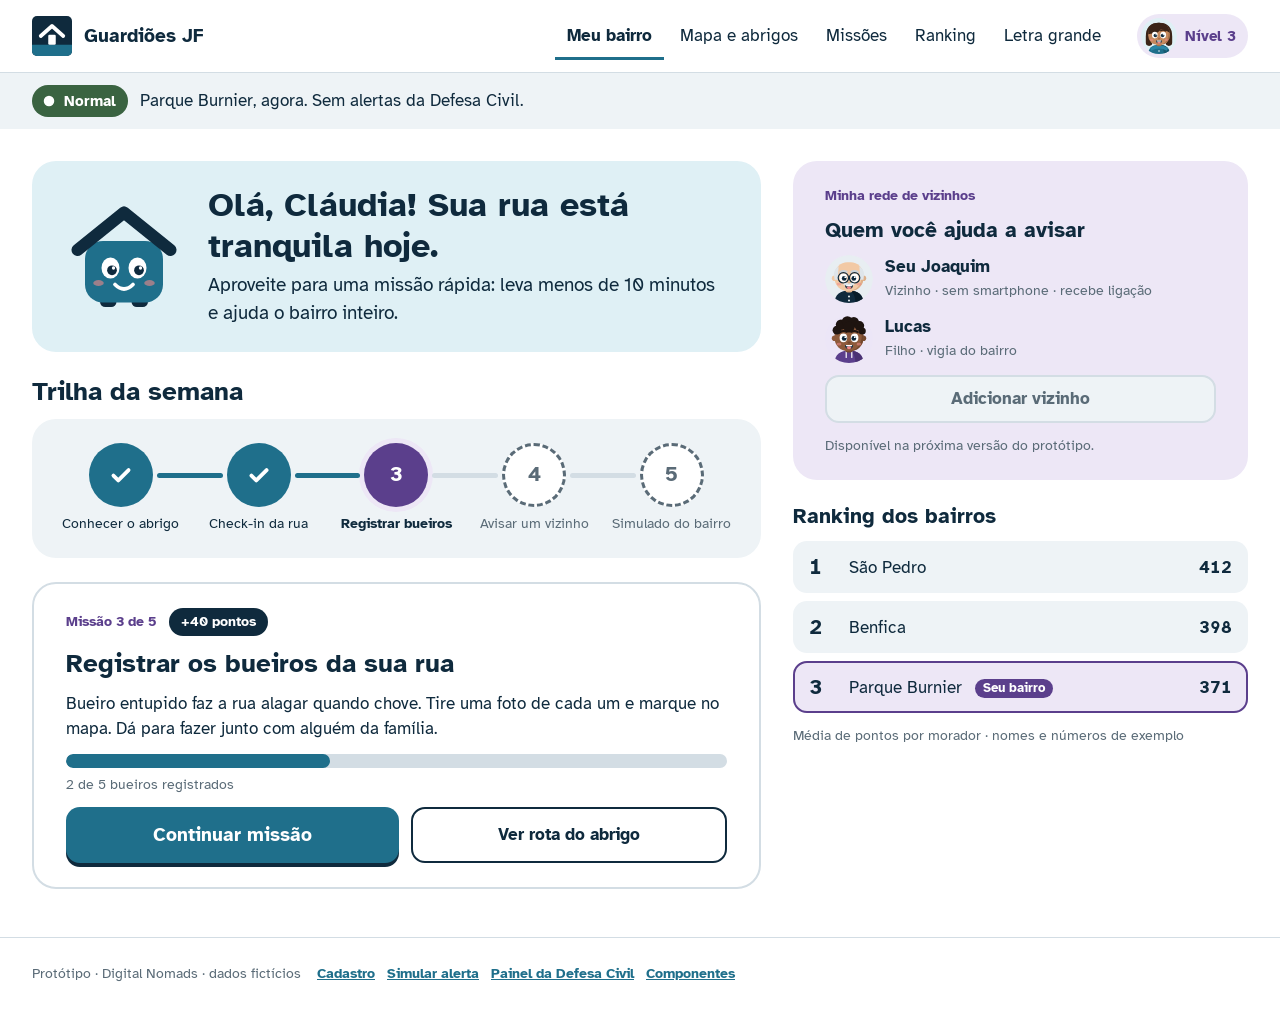
<file: index.html>
<!DOCTYPE html>
<html lang="pt-BR">
  <head>
    <meta charset="utf-8">
    <meta name="viewport" content="width=device-width, initial-scale=1">
    <title>Início · Guardiões JF</title>
    <link rel="preconnect" href="https://fonts.googleapis.com">
    <link rel="preconnect" href="https://fonts.gstatic.com" crossorigin>
    <link rel="stylesheet" href="https://fonts.googleapis.com/css2?family=Atkinson+Hyperlegible:wght@400;700&amp;display=swap">
    <link rel="stylesheet" href="css/style.css">
    <script src="js/app.js" defer></script>
  </head>
  <body>
    <a class="pular" href="#conteudo">Pular para o conteúdo</a>
    <div class="app app--com-tabbar">
      <header class="cabecalho">
        <div class="container cabecalho__inner">
          <a class="marca" href="index.html">
            <img src="img/logo.svg" alt="" width="40" height="40">
            Guardiões JF
          </a>
          <nav class="nav-principal" aria-label="Principal">
            <a href="index.html" aria-current="page">Meu bairro</a>
            <a href="dashboard.html">Mapa e abrigos</a>
            <a href="missao.html">Missões</a>
            <a href="perfil.html#ranking">Ranking</a>
            <a href="letra-grande.html">Letra grande</a>
          </nav>
          <a class="chip-perfil" href="perfil.html" aria-label="Meu perfil, nível 3">
            <img src="img/avatares/claudia-rosto.svg" alt="" width="36" height="36" data-usuario="rosto">
            Nível 3
          </a>
        </div>
      </header>

      <div class="faixa-risco">
        <div class="container faixa-risco__inner">
          <span class="nivel nivel--normal">
            <img src="img/icones/nivel-normal.svg" alt="" width="14" height="14">
            Normal
          </span>
          <span>Parque Burnier, agora. Sem alertas da Defesa Civil.</span>
        </div>
      </div>

      <main id="conteudo" class="container conteudo colunas">
        <div class="coluna coluna--principal">
          <section class="saudacao">
            <img src="img/teto.svg" alt="Teto, o mascote" width="120" height="120">
            <div>
              <h1>Olá, <span data-usuario="nome">Cláudia</span>! Sua rua está tranquila hoje.</h1>
              <p>Aproveite para uma missão rápida: leva menos de 10 minutos e ajuda o bairro inteiro.</p>
            </div>
          </section>

          <section aria-labelledby="titulo-trilha">
            <h2 id="titulo-trilha" style="font-size: var(--texto-titulo-alerta); margin-bottom: var(--espaco-3)">Trilha da semana</h2>
            <ol class="trilha lista-limpa">
              <li class="trilha__passo trilha__passo--feito">
                <span class="trilha__icone"><img src="img/icones/check.svg" alt="" width="26" height="26"></span>
                Conhecer o abrigo
              </li>
              <li class="trilha__passo trilha__passo--feito">
                <span class="trilha__icone"><img src="img/icones/check.svg" alt="" width="26" height="26"></span>
                Check-in da rua
              </li>
              <li class="trilha__passo trilha__passo--atual" aria-current="step">
                <span class="trilha__icone">3</span>
                Registrar bueiros
              </li>
              <li class="trilha__passo trilha__passo--bloqueado">
                <span class="trilha__icone">4</span>
                Avisar um vizinho
              </li>
              <li class="trilha__passo trilha__passo--bloqueado">
                <span class="trilha__icone">5</span>
                Simulado do bairro
              </li>
            </ol>
          </section>

          <article class="cartao missao">
            <div class="grupo-botoes" style="align-items: center">
              <span class="sobretitulo">Missão 3 de 5</span>
              <span class="pilula pilula--pontos">+40 pontos</span>
            </div>
            <h2 style="font-size: var(--texto-titulo-alerta)">Registrar os bueiros da sua rua</h2>
            <p>Bueiro entupido faz a rua alagar quando chove. Tire uma foto de cada um e marque no mapa. Dá para fazer junto com alguém da família.</p>
            <div class="progresso" data-progresso="bueiros">
              <div class="progresso__barra" role="progressbar" aria-valuemin="0" aria-valuemax="5" aria-valuenow="2" aria-label="Bueiros registrados"><span style="width: 40%"></span></div>
              <span class="texto-apoio" data-progresso-texto>2 de 5 bueiros registrados</span>
            </div>
            <div class="grupo-botoes">
              <a class="btn btn--primario btn--amigavel btn--grande" href="missao.html">Continuar missão</a>
              <a class="btn btn--secundario btn--amigavel" href="dashboard.html">Ver rota do abrigo</a>
            </div>
          </article>
        </div>

        <aside class="coluna coluna--lateral">
          <section class="cartao cartao--conquista" aria-labelledby="titulo-vizinhos">
            <span class="sobretitulo">Minha rede de vizinhos</span>
            <h2 id="titulo-vizinhos">Quem você ajuda a avisar</h2>
            <ul class="pessoas lista-limpa">
              <li class="pessoa">
                <img src="img/avatares/joaquim-rosto.svg" alt="" width="48" height="48">
                <span>
                  <strong>Seu Joaquim</strong><br>
                  <span class="texto-apoio">Vizinho · sem smartphone · recebe ligação</span>
                </span>
              </li>
              <li class="pessoa">
                <img src="img/avatares/lucas-rosto.svg" alt="" width="48" height="48">
                <span>
                  <strong>Lucas</strong><br>
                  <span class="texto-apoio">Filho · vigia do bairro</span>
                </span>
              </li>
            </ul>
            <button class="btn btn--secundario btn--amigavel" type="button" aria-disabled="true" aria-describedby="dica-vizinho">Adicionar vizinho</button>
            <span class="texto-apoio" id="dica-vizinho">Disponível na próxima versão do protótipo.</span>
          </section>

          <section aria-labelledby="titulo-ranking-resumo" class="coluna" style="gap: var(--espaco-3)">
            <h2 id="titulo-ranking-resumo" style="font-size: var(--texto-subtitulo)">Ranking dos bairros</h2>
            <ol class="ranking lista-limpa">
              <li>
                <span class="ranking__pos">1</span>
                <span class="ranking__nome">São Pedro</span>
                <span class="ranking__pts">412</span>
              </li>
              <li>
                <span class="ranking__pos">2</span>
                <span class="ranking__nome">Benfica</span>
                <span class="ranking__pts">398</span>
              </li>
              <li class="ranking__seu">
                <span class="ranking__pos">3</span>
                <span class="ranking__nome">Parque Burnier <span class="rotulo-seu">Seu bairro</span></span>
                <span class="ranking__pts">371</span>
              </li>
            </ol>
            <span class="texto-apoio">Média de pontos por morador · nomes e números de exemplo</span>
          </section>
        </aside>
      </main>

      <nav class="tabbar" aria-label="Navegação principal">
        <a href="index.html" aria-current="page">
          <img src="img/icones/tab-inicio-ativo.svg" alt="" width="24" height="24">
          Início
        </a>
        <a href="dashboard.html">
          <img src="img/icones/tab-mapa.svg" alt="" width="24" height="24">
          Mapa
        </a>
        <a href="missao.html">
          <img src="img/icones/tab-missoes.svg" alt="" width="24" height="24">
          Missões
        </a>
        <a href="perfil.html#ranking">
          <img src="img/icones/tab-ranking.svg" alt="" width="24" height="24">
          Ranking
        </a>
        <a href="perfil.html">
          <img src="img/icones/tab-perfil.svg" alt="" width="24" height="24">
          Perfil
        </a>
      </nav>

      <footer class="rodape">
        <div class="container rodape__inner">
          <span>Protótipo · Digital Nomads · dados fictícios</span>
          <nav aria-label="Telas do protótipo">
            <a href="cadastro.html">Cadastro</a>
            <a href="alerta.html">Simular alerta</a>
            <a href="painel.html">Painel da Defesa Civil</a>
            <a href="componentes.html">Componentes</a>
          </nav>
        </div>
      </footer>
    </div>
  </body>
</html>
</file>
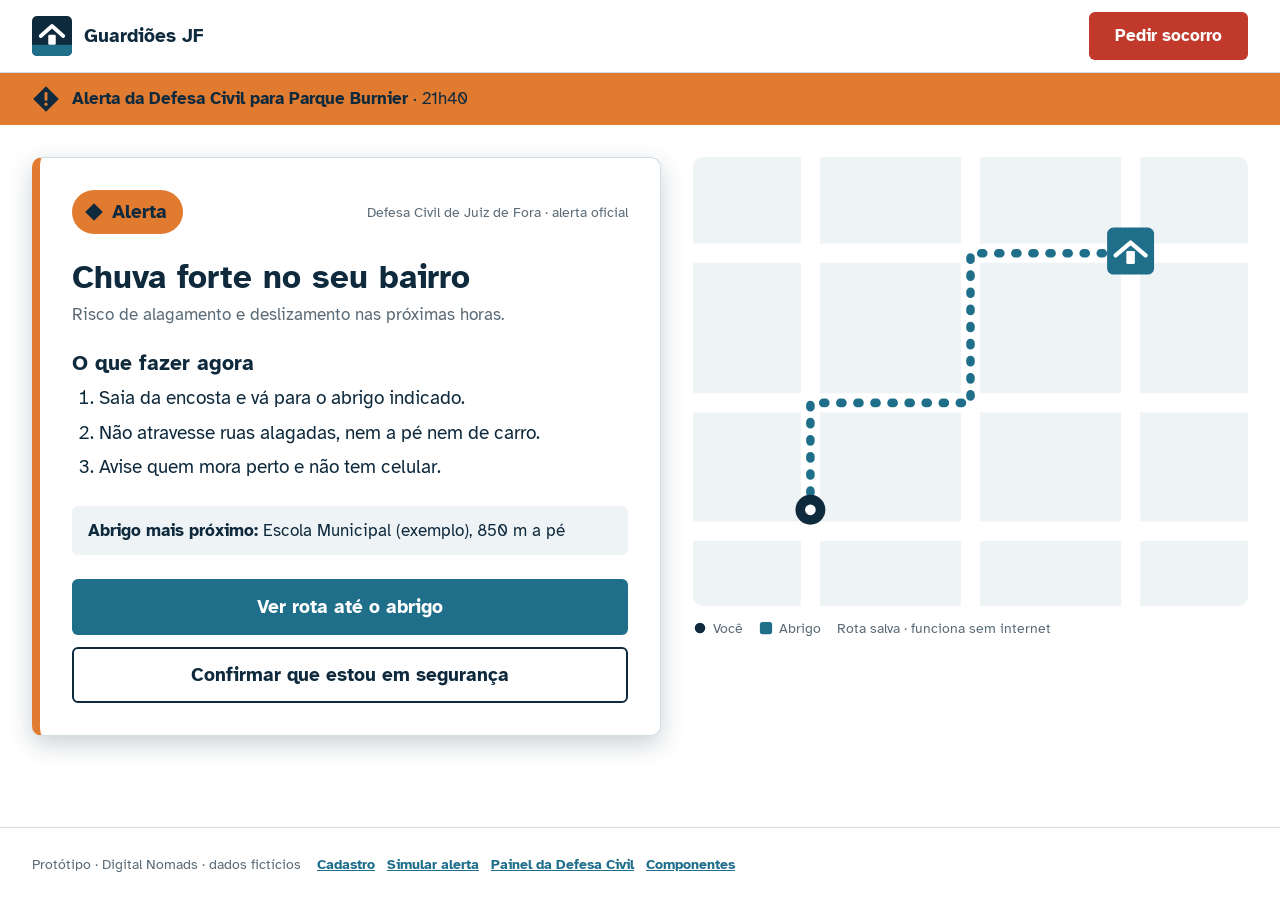
<file: alerta.html>
<!DOCTYPE html>
<html lang="pt-BR">
  <head>
    <meta charset="utf-8">
    <meta name="viewport" content="width=device-width, initial-scale=1">
    <title>Alerta · Guardiões JF</title>
    <link rel="preconnect" href="https://fonts.googleapis.com">
    <link rel="preconnect" href="https://fonts.gstatic.com" crossorigin>
    <link rel="stylesheet" href="https://fonts.googleapis.com/css2?family=Atkinson+Hyperlegible:wght@400;700&amp;display=swap">
    <link rel="stylesheet" href="css/style.css">
    <script src="js/app.js" defer></script>
  </head>
  <body>
    <a class="pular" href="#conteudo">Pular para o conteúdo</a>
    <div class="app">
      <header class="cabecalho">
        <div class="container cabecalho__inner">
          <a class="marca" href="index.html">
            <img src="img/logo.svg" alt="" width="40" height="40">
            Guardiões JF
          </a>
          <a class="btn btn--socorro" href="tel:199" style="margin-left: auto" aria-label="Pedir socorro: ligar para a Defesa Civil, 199">Pedir socorro</a>
        </div>
      </header>

      <div class="faixa-alerta" data-nivel="alerta">
        <div class="container faixa-alerta__inner">
          <img src="img/icones/faixa-alerta.svg" alt="" width="28" height="28">
          <span><strong>Alerta da Defesa Civil para Parque Burnier</strong> · 21h40</span>
        </div>
      </div>

      <main id="conteudo" class="container conteudo colunas colunas--iguais">
        <section class="coluna alerta" data-nivel="alerta" role="alert" aria-labelledby="titulo-alerta">
          <div class="alerta__topo">
            <span class="nivel nivel--alerta nivel--grande">
              <img src="img/icones/nivel-alerta.svg" alt="" width="20" height="20">
              Alerta
            </span>
            <span class="texto-apoio">Defesa Civil de Juiz de Fora · alerta oficial</span>
          </div>
          <div>
            <h1 id="titulo-alerta">Chuva forte no seu bairro</h1>
            <p class="texto-apoio" style="font-size: var(--texto-corpo); margin-top: var(--espaco-1)">Risco de alagamento e deslizamento nas próximas horas.</p>
          </div>
          <div>
            <h2>O que fazer agora</h2>
            <ol>
              <li>Saia da encosta e vá para o abrigo indicado.</li>
              <li>Não atravesse ruas alagadas, nem a pé nem de carro.</li>
              <li>Avise quem mora perto e não tem celular.</li>
            </ol>
          </div>
          <p class="abrigo"><strong>Abrigo mais próximo:</strong> Escola Municipal (exemplo), 850 m a pé</p>
          <div class="botoes-alerta">
            <a class="btn btn--primario btn--grande btn--bloco" href="#rota">Ver rota até o abrigo</a>
            <a class="btn btn--secundario btn--grande btn--bloco" href="seguranca.html">Confirmar que estou em segurança</a>
          </div>
        </section>

        <figure class="coluna mapa-rota" id="rota">
          <img src="img/mapas/rota-abrigo.svg" alt="Mapa com a rota a pé até o abrigo, 850 metros" width="520" height="420">
          <figcaption class="legenda">
            <span>
              <img src="img/icones/legenda-voce.svg" alt="" width="14" height="14">
              Você
            </span>
            <span>
              <img src="img/icones/legenda-abrigo.svg" alt="" width="14" height="14">
              Abrigo
            </span>
            <span>Rota salva · funciona sem internet</span>
          </figcaption>
        </figure>
      </main>

      <footer class="rodape">
        <div class="container rodape__inner">
          <span>Protótipo · Digital Nomads · dados fictícios</span>
          <nav aria-label="Telas do protótipo">
            <a href="cadastro.html">Cadastro</a>
            <a href="alerta.html">Simular alerta</a>
            <a href="painel.html">Painel da Defesa Civil</a>
            <a href="componentes.html">Componentes</a>
          </nav>
        </div>
      </footer>
    </div>
  </body>
</html>
</file>
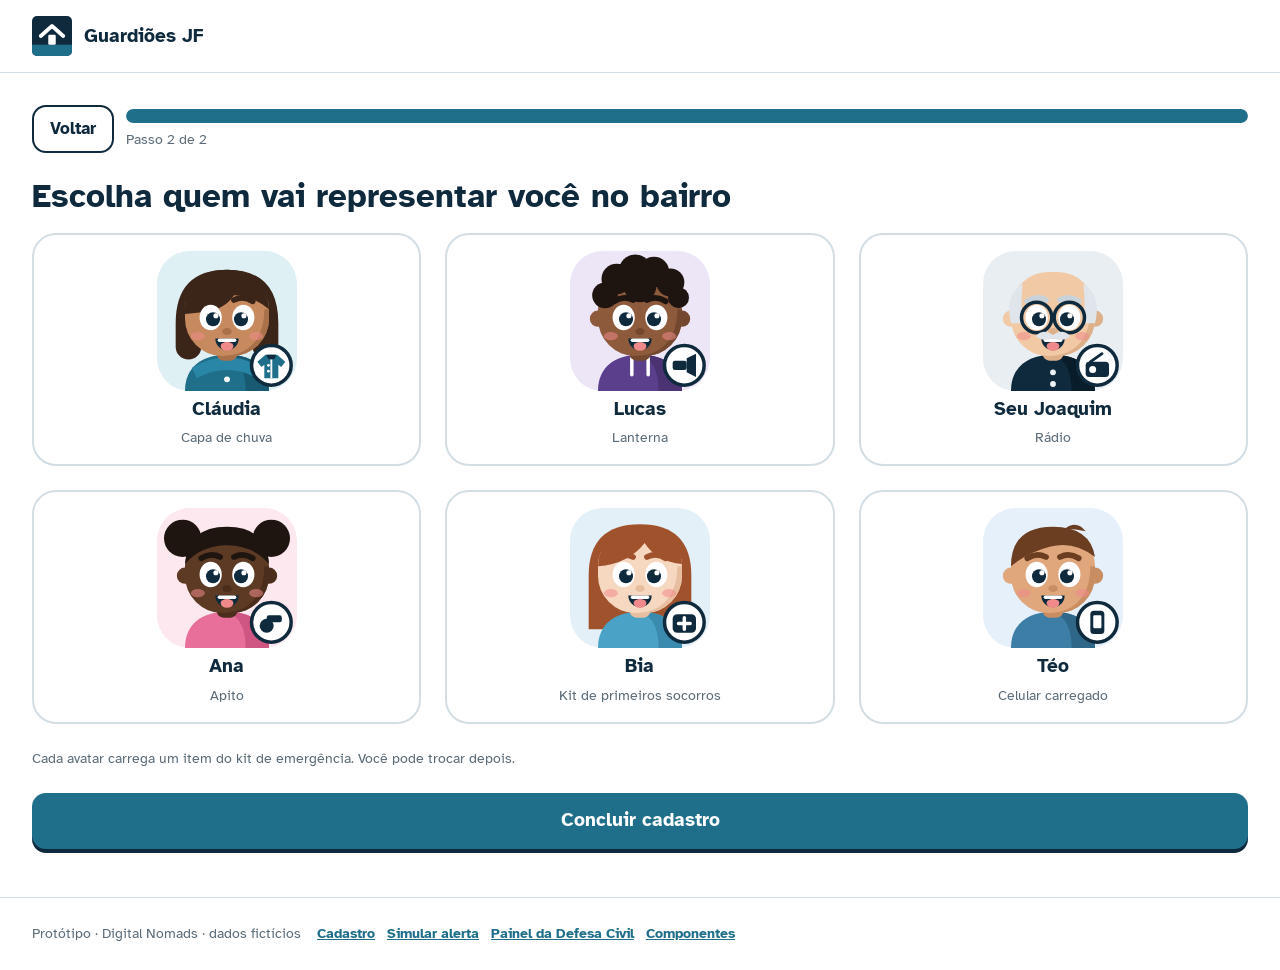
<file: avatar.html>
<!DOCTYPE html>
<html lang="pt-BR">
  <head>
    <meta charset="utf-8">
    <meta name="viewport" content="width=device-width, initial-scale=1">
    <title>Escolha seu avatar · Guardiões JF</title>
    <link rel="preconnect" href="https://fonts.googleapis.com">
    <link rel="preconnect" href="https://fonts.gstatic.com" crossorigin>
    <link rel="stylesheet" href="https://fonts.googleapis.com/css2?family=Atkinson+Hyperlegible:wght@400;700&amp;display=swap">
    <link rel="stylesheet" href="css/style.css">
    <script src="js/app.js" defer></script>
  </head>
  <body>
    <a class="pular" href="#conteudo">Pular para o conteúdo</a>
    <div class="app">
      <header class="cabecalho">
        <div class="container cabecalho__inner">
          <a class="marca" href="index.html">
            <img src="img/logo.svg" alt="" width="40" height="40">
            Guardiões JF
          </a>
        </div>
      </header>

      <main id="conteudo" class="container conteudo coluna">
        <div class="passos-cadastro">
          <a href="cadastro.html" class="btn btn--secundario btn--amigavel" style="padding: 0 var(--espaco-4)">Voltar</a>
          <div class="progresso">
            <div class="progresso__barra" role="progressbar" aria-valuemin="0" aria-valuemax="2" aria-valuenow="2" aria-label="Passo 2 de 2 do cadastro"><span style="width: 100%"></span></div>
            <span class="texto-apoio">Passo 2 de 2</span>
          </div>
        </div>

        <form class="coluna" action="index.html" data-validar="avatar">
          <fieldset class="avatares" aria-describedby="erro-avatar" data-erro="erro-avatar" data-erro-vazio="Escolha um avatar para continuar.">
            <legend><h1>Escolha quem vai representar você no bairro</h1></legend>
            <p class="mensagem-erro" id="erro-avatar" hidden>
              <img src="img/icones/erro.svg" alt="" width="18" height="18">
              <span></span>
            </p>
            <div class="avatares__grade">
              <label class="avatar-opcao">
                <input type="radio" name="avatar" value="claudia">
                <img src="img/avatares/claudia.svg" alt="" width="140" height="140">
                <strong>Cláudia</strong>
                <span>Capa de chuva</span>
              </label>
              <label class="avatar-opcao">
                <input type="radio" name="avatar" value="lucas">
                <img src="img/avatares/lucas.svg" alt="" width="140" height="140">
                <strong>Lucas</strong>
                <span>Lanterna</span>
              </label>
              <label class="avatar-opcao">
                <input type="radio" name="avatar" value="joaquim">
                <img src="img/avatares/joaquim.svg" alt="" width="140" height="140">
                <strong>Seu Joaquim</strong>
                <span>Rádio</span>
              </label>
              <label class="avatar-opcao">
                <input type="radio" name="avatar" value="ana">
                <img src="img/avatares/ana.svg" alt="" width="140" height="140">
                <strong>Ana</strong>
                <span>Apito</span>
              </label>
              <label class="avatar-opcao">
                <input type="radio" name="avatar" value="bia">
                <img src="img/avatares/bia.svg" alt="" width="140" height="140">
                <strong>Bia</strong>
                <span>Kit de primeiros socorros</span>
              </label>
              <label class="avatar-opcao">
                <input type="radio" name="avatar" value="teo">
                <img src="img/avatares/teo.svg" alt="" width="140" height="140">
                <strong>Téo</strong>
                <span>Celular carregado</span>
              </label>
            </div>
          </fieldset>
          <p class="texto-apoio">Cada avatar carrega um item do kit de emergência. Você pode trocar depois.</p>
          <button class="btn btn--primario btn--amigavel btn--grande btn--bloco" type="submit">Concluir cadastro</button>
        </form>
      </main>

      <footer class="rodape">
        <div class="container rodape__inner">
          <span>Protótipo · Digital Nomads · dados fictícios</span>
          <nav aria-label="Telas do protótipo">
            <a href="cadastro.html">Cadastro</a>
            <a href="alerta.html">Simular alerta</a>
            <a href="painel.html">Painel da Defesa Civil</a>
            <a href="componentes.html">Componentes</a>
          </nav>
        </div>
      </footer>
    </div>
  </body>
</html>
</file>
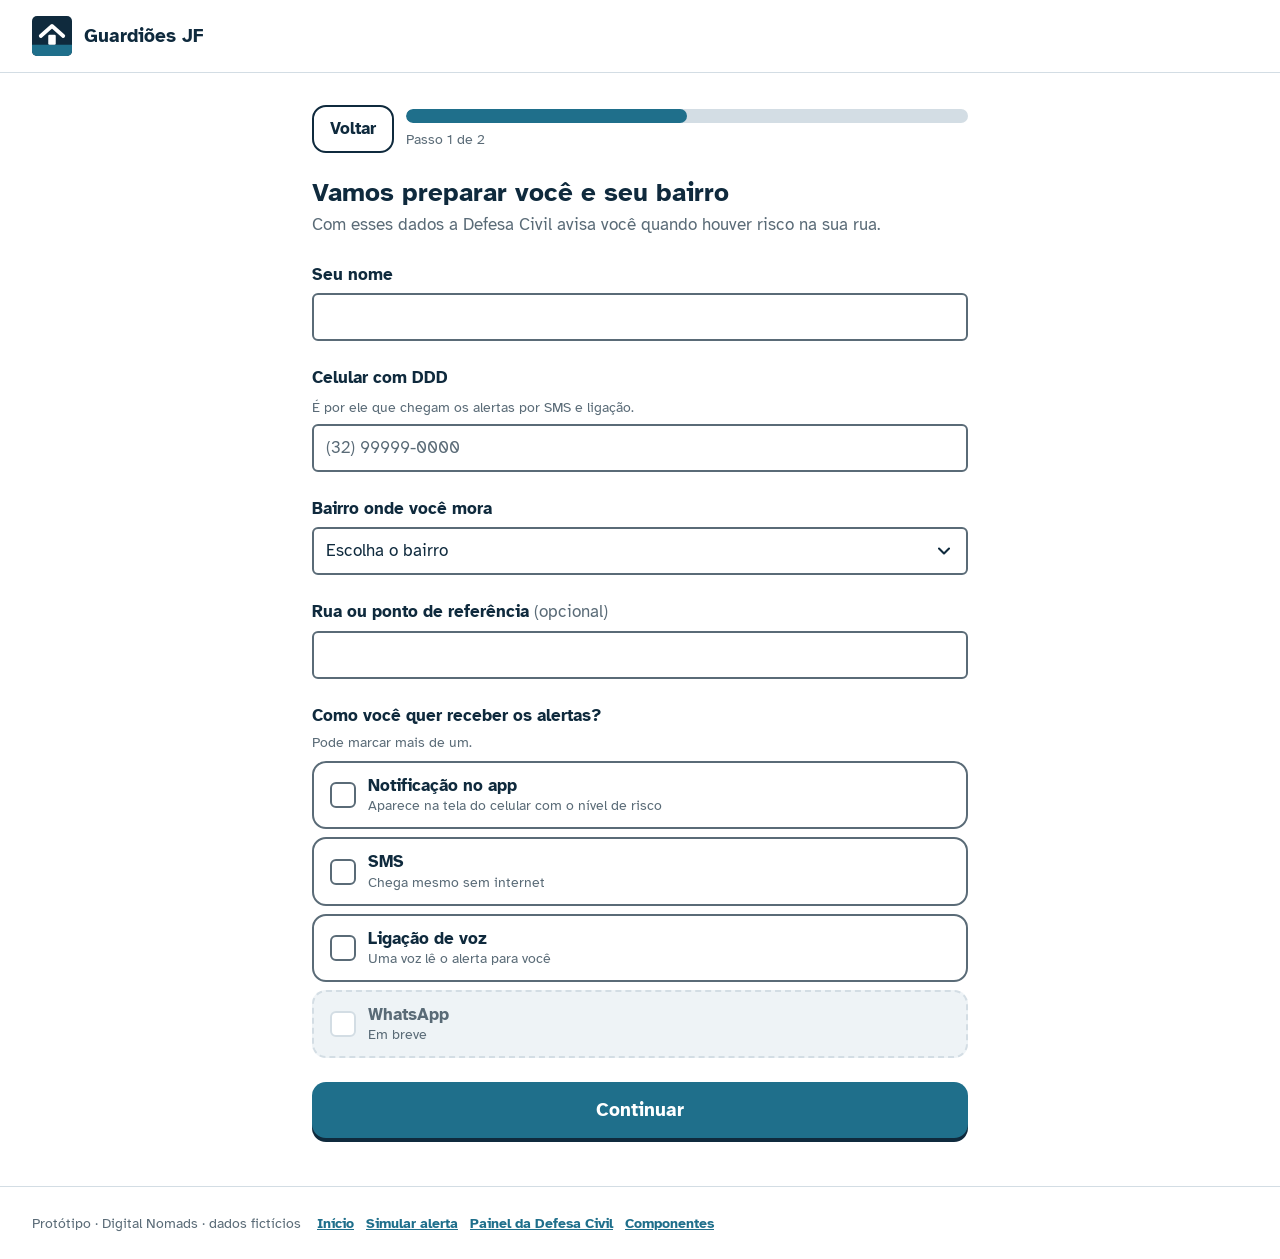
<file: cadastro.html>
<!DOCTYPE html>
<html lang="pt-BR">
  <head>
    <meta charset="utf-8">
    <meta name="viewport" content="width=device-width, initial-scale=1">
    <title>Cadastro · Guardiões JF</title>
    <link rel="preconnect" href="https://fonts.googleapis.com">
    <link rel="preconnect" href="https://fonts.gstatic.com" crossorigin>
    <link rel="stylesheet" href="https://fonts.googleapis.com/css2?family=Atkinson+Hyperlegible:wght@400;700&amp;display=swap">
    <link rel="stylesheet" href="css/style.css">
    <script src="js/app.js" defer></script>
  </head>
  <body>
    <a class="pular" href="#conteudo">Pular para o conteúdo</a>
    <div class="app">
      <header class="cabecalho">
        <div class="container cabecalho__inner">
          <a class="marca" href="index.html">
            <img src="img/logo.svg" alt="" width="40" height="40">
            Guardiões JF
          </a>
        </div>
      </header>

      <main id="conteudo" class="container conteudo conteudo--estreito coluna">
        <div class="passos-cadastro">
          <a href="index.html" class="btn btn--secundario btn--amigavel" style="padding: 0 var(--espaco-4)">Voltar</a>
          <div class="progresso">
            <div class="progresso__barra" role="progressbar" aria-valuemin="0" aria-valuemax="2" aria-valuenow="1" aria-label="Passo 1 de 2 do cadastro"><span style="width: 50%"></span></div>
            <span class="texto-apoio">Passo 1 de 2</span>
          </div>
        </div>

        <div>
          <h1 style="font-size: var(--texto-titulo-alerta)">Vamos preparar você e seu bairro</h1>
          <p class="texto-apoio" style="font-size: var(--texto-corpo); margin-top: var(--espaco-1)">Com esses dados a Defesa Civil avisa você quando houver risco na sua rua.</p>
        </div>

        <form class="formulario" action="avatar.html" data-validar="cadastro">
          <div class="campo">
            <label class="campo__rotulo" for="nome">Seu nome</label>
            <input class="campo__entrada" id="nome" name="nome" type="text" autocomplete="given-name" required minlength="2" aria-describedby="erro-nome" data-erro="erro-nome" data-erro-vazio="Digite seu nome." data-erro-curto="O nome precisa ter pelo menos 2 letras.">
            <p class="mensagem-erro" id="erro-nome" hidden>
              <img src="img/icones/erro.svg" alt="" width="18" height="18">
              <span></span>
            </p>
          </div>

          <div class="campo">
            <label class="campo__rotulo" for="celular">Celular com DDD</label>
            <span class="campo__dica" id="dica-celular">É por ele que chegam os alertas por SMS e ligação.</span>
            <input class="campo__entrada" id="celular" name="celular" type="tel" inputmode="tel" autocomplete="tel-national" placeholder="(32) 99999-0000" required aria-describedby="dica-celular erro-celular" data-erro="erro-celular" data-erro-vazio="Digite seu celular com DDD.">
            <p class="mensagem-erro" id="erro-celular" hidden>
              <img src="img/icones/erro.svg" alt="" width="18" height="18">
              <span></span>
            </p>
          </div>

          <div class="campo">
            <label class="campo__rotulo" for="bairro">Bairro onde você mora</label>
            <select class="campo__entrada" id="bairro" name="bairro" required aria-describedby="erro-bairro" data-erro="erro-bairro" data-erro-vazio="Escolha seu bairro na lista.">
              <option value="">Escolha o bairro</option>
              <option value="benfica">Benfica</option>
              <option value="centro">Centro</option>
              <option value="grama">Grama</option>
              <option value="linhares">Linhares</option>
              <option value="parque-burnier">Parque Burnier</option>
              <option value="santa-luzia">Santa Luzia</option>
              <option value="sao-pedro">São Pedro</option>
              <option value="vila-ideal">Vila Ideal</option>
            </select>
            <p class="mensagem-erro" id="erro-bairro" hidden>
              <img src="img/icones/erro.svg" alt="" width="18" height="18">
              <span></span>
            </p>
          </div>

          <div class="campo">
            <label class="campo__rotulo" for="referencia">Rua ou ponto de referência <span class="campo__opcional">(opcional)</span></label>
            <input class="campo__entrada" id="referencia" name="referencia" type="text" autocomplete="address-line1">
          </div>

          <fieldset class="grupo" aria-describedby="dica-avisos erro-avisos" data-erro="erro-avisos" data-erro-vazio="Escolha pelo menos um jeito de receber os alertas.">
            <legend>Como você quer receber os alertas?</legend>
            <span class="campo__dica" id="dica-avisos">Pode marcar mais de um.</span>
            <p class="mensagem-erro" id="erro-avisos" hidden>
              <img src="img/icones/erro.svg" alt="" width="18" height="18">
              <span></span>
            </p>
            <label class="cartao-opcao">
              <input type="checkbox" name="avisos" value="app">
              <span class="cartao-opcao__marca"></span>
              <span class="cartao-opcao__texto">
                <strong>Notificação no app</strong>
                <span>Aparece na tela do celular com o nível de risco</span>
              </span>
            </label>
            <label class="cartao-opcao">
              <input type="checkbox" name="avisos" value="sms">
              <span class="cartao-opcao__marca"></span>
              <span class="cartao-opcao__texto">
                <strong>SMS</strong>
                <span>Chega mesmo sem internet</span>
              </span>
            </label>
            <label class="cartao-opcao">
              <input type="checkbox" name="avisos" value="voz">
              <span class="cartao-opcao__marca"></span>
              <span class="cartao-opcao__texto">
                <strong>Ligação de voz</strong>
                <span>Uma voz lê o alerta para você</span>
              </span>
            </label>
            <label class="cartao-opcao">
              <input type="checkbox" name="avisos" value="whatsapp" disabled>
              <span class="cartao-opcao__marca"></span>
              <span class="cartao-opcao__texto">
                <strong>WhatsApp</strong>
                <span>Em breve</span>
              </span>
            </label>
          </fieldset>

          <button class="btn btn--primario btn--amigavel btn--grande btn--bloco" type="submit">Continuar</button>
        </form>
      </main>

      <footer class="rodape">
        <div class="container rodape__inner">
          <span>Protótipo · Digital Nomads · dados fictícios</span>
          <nav aria-label="Telas do protótipo">
            <a href="index.html">Início</a>
            <a href="alerta.html">Simular alerta</a>
            <a href="painel.html">Painel da Defesa Civil</a>
            <a href="componentes.html">Componentes</a>
          </nav>
        </div>
      </footer>
    </div>
  </body>
</html>
</file>
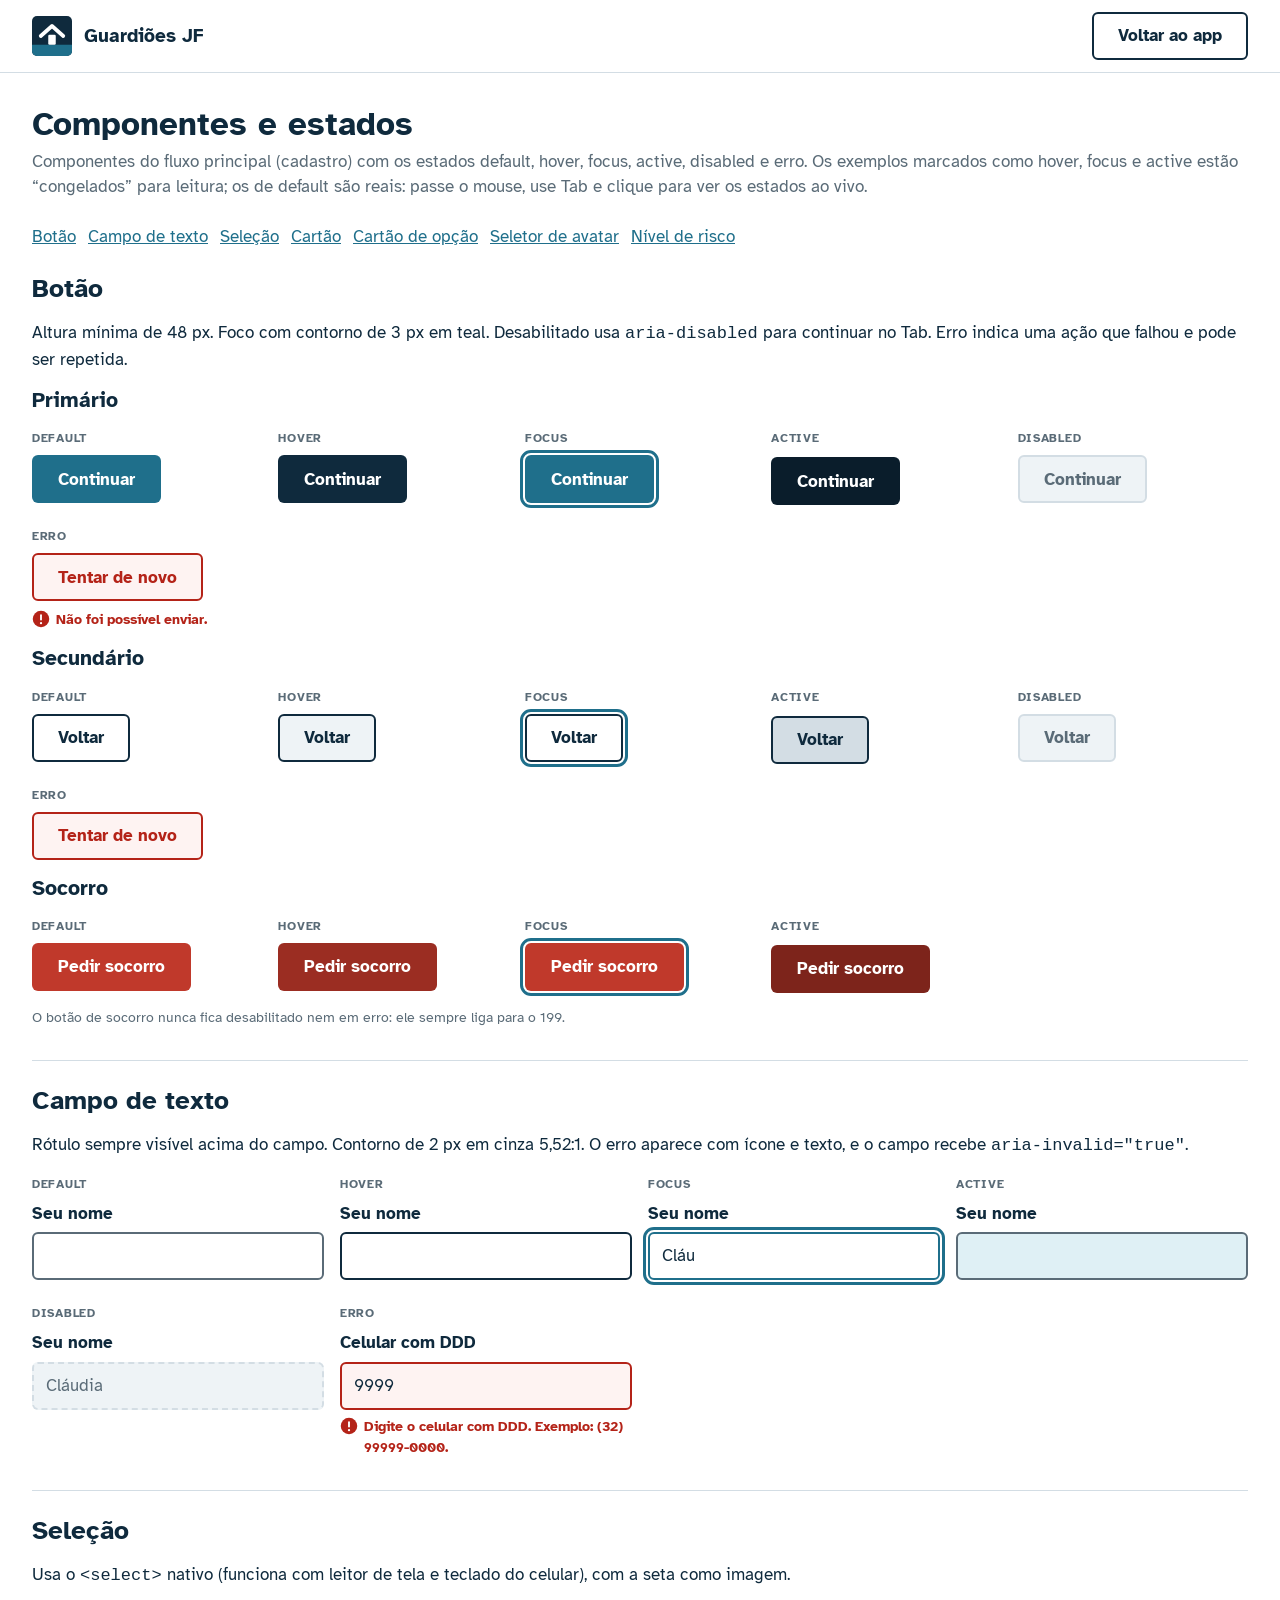
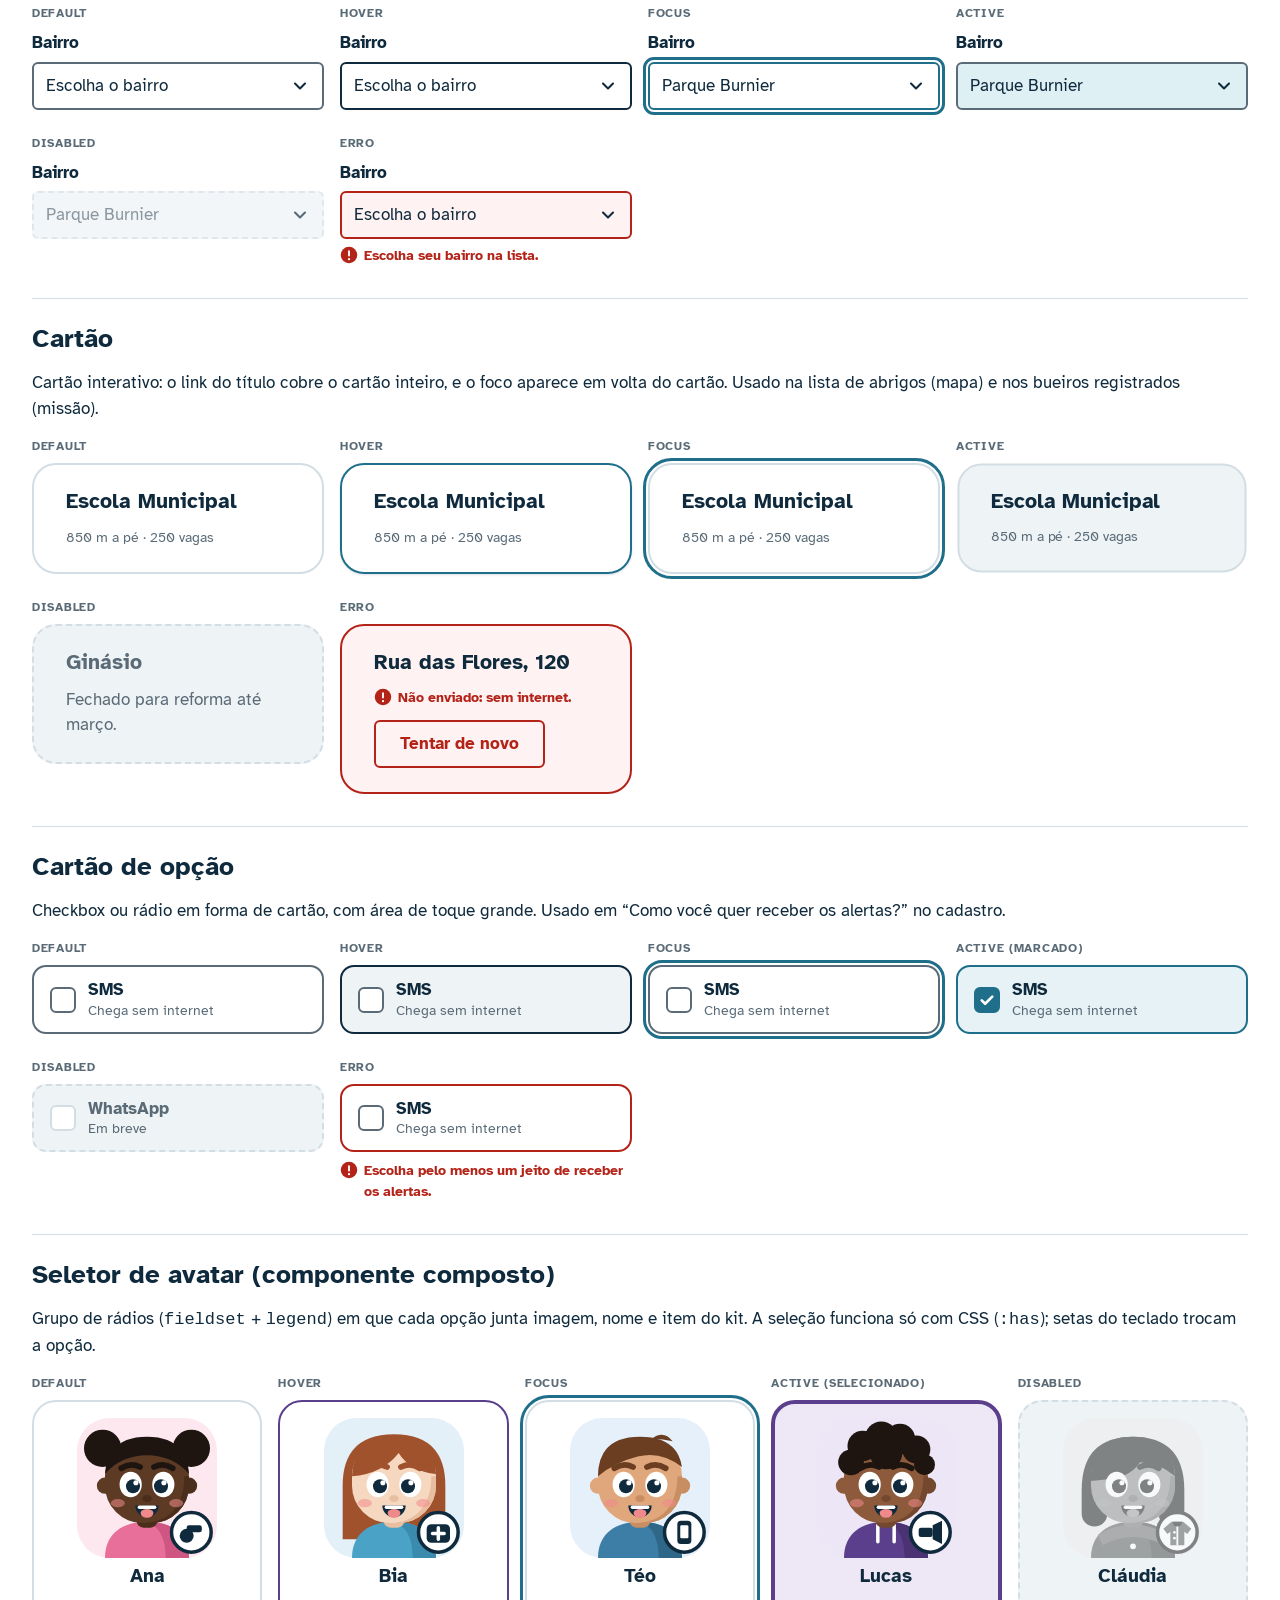
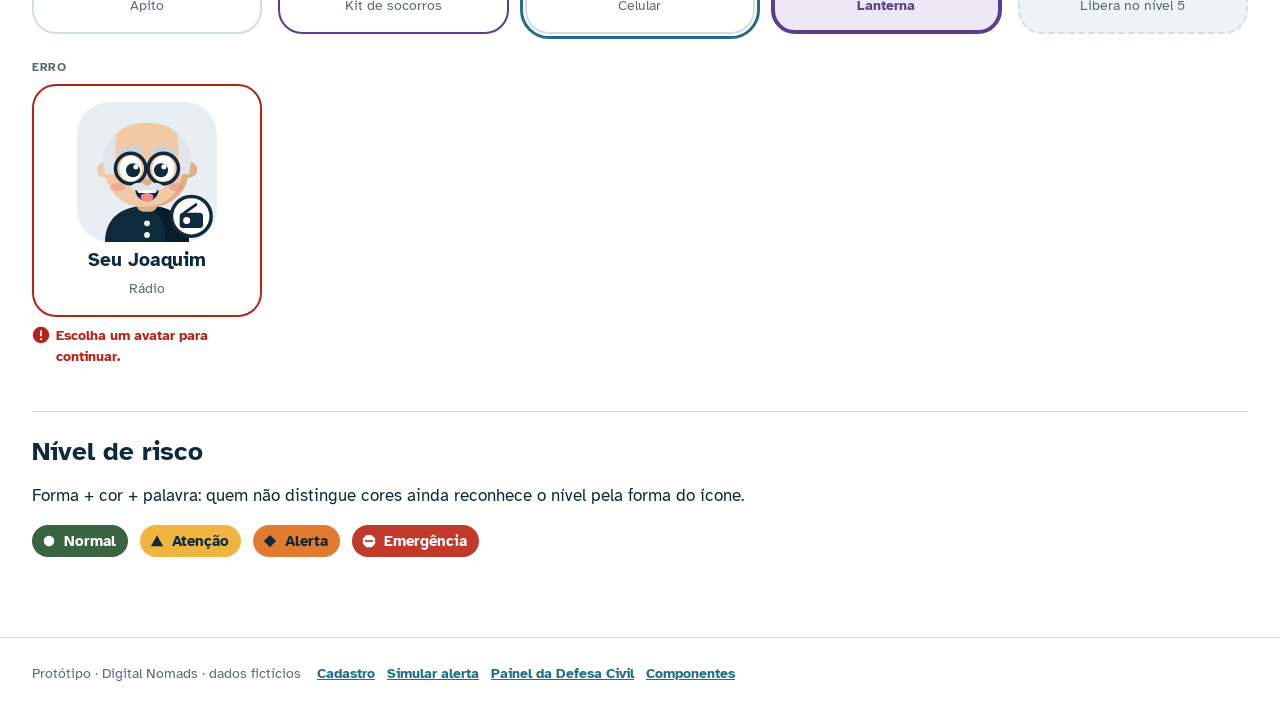
<file: componentes.html>
<!DOCTYPE html>
<html lang="pt-BR">
  <head>
    <meta charset="utf-8">
    <meta name="viewport" content="width=device-width, initial-scale=1">
    <title>Componentes e estados · Guardiões JF</title>
    <link rel="preconnect" href="https://fonts.googleapis.com">
    <link rel="preconnect" href="https://fonts.gstatic.com" crossorigin>
    <link rel="stylesheet" href="https://fonts.googleapis.com/css2?family=Atkinson+Hyperlegible:wght@400;700&amp;display=swap">
    <link rel="stylesheet" href="css/style.css">
    <script src="js/app.js" defer></script>
  </head>
  <body>
    <a class="pular" href="#conteudo">Pular para o conteúdo</a>
    <div class="app">
      <header class="cabecalho">
        <div class="container cabecalho__inner">
          <a class="marca" href="index.html">
            <img src="img/logo.svg" alt="" width="40" height="40">
            Guardiões JF
          </a>
          <a class="btn btn--secundario" href="index.html" style="margin-left: auto">Voltar ao app</a>
        </div>
      </header>

      <main id="conteudo" class="container conteudo coluna">
        <div>
          <h1 style="font-size: var(--texto-titulo-tela)">Componentes e estados</h1>
          <p class="texto-apoio" style="font-size: var(--texto-corpo); margin-top: var(--espaco-1)">
            Componentes do fluxo principal (cadastro) com os estados default, hover, focus, active, disabled e erro.
            Os exemplos marcados como hover, focus e active estão “congelados” para leitura; os de default são reais:
            passe o mouse, use Tab e clique para ver os estados ao vivo.
          </p>
        </div>

        <nav aria-label="Componentes nesta página">
          <ul class="grupo-botoes lista-limpa">
            <li><a href="#botao">Botão</a></li>
            <li><a href="#campo">Campo de texto</a></li>
            <li><a href="#selecao">Seleção</a></li>
            <li><a href="#cartao">Cartão</a></li>
            <li><a href="#cartao-opcao">Cartão de opção</a></li>
            <li><a href="#seletor-avatar">Seletor de avatar</a></li>
            <li><a href="#nivel">Nível de risco</a></li>
          </ul>
        </nav>

        <!-- BOTÃO -->
        <section class="secao-componente" id="botao" aria-labelledby="titulo-botao">
          <h2 id="titulo-botao">Botão</h2>
          <p>Altura mínima de 48 px. Foco com contorno de 3 px em teal. Desabilitado usa <code>aria-disabled</code> para continuar no Tab. Erro indica uma ação que falhou e pode ser repetida.</p>

          <h3>Primário</h3>
          <div class="demo">
            <div class="demo__item"><span class="demo__estado">Default</span><button class="btn btn--primario" type="button">Continuar</button></div>
            <div class="demo__item"><span class="demo__estado">Hover</span><button class="btn btn--primario is-hover" type="button" tabindex="-1">Continuar</button></div>
            <div class="demo__item"><span class="demo__estado">Focus</span><button class="btn btn--primario is-focus" type="button" tabindex="-1">Continuar</button></div>
            <div class="demo__item"><span class="demo__estado">Active</span><button class="btn btn--primario is-active" type="button" tabindex="-1">Continuar</button></div>
            <div class="demo__item"><span class="demo__estado">Disabled</span><button class="btn btn--primario" type="button" aria-disabled="true">Continuar</button></div>
            <div class="demo__item">
              <span class="demo__estado">Erro</span>
              <button class="btn btn--primario" type="button" data-estado="erro" aria-describedby="demo-erro-botao">Tentar de novo</button>
              <p class="mensagem-erro" id="demo-erro-botao">
                <img src="img/icones/erro.svg" alt="" width="18" height="18">
                <span>Não foi possível enviar.</span>
              </p>
            </div>
          </div>

          <h3>Secundário</h3>
          <div class="demo">
            <div class="demo__item"><span class="demo__estado">Default</span><button class="btn btn--secundario" type="button">Voltar</button></div>
            <div class="demo__item"><span class="demo__estado">Hover</span><button class="btn btn--secundario is-hover" type="button" tabindex="-1">Voltar</button></div>
            <div class="demo__item"><span class="demo__estado">Focus</span><button class="btn btn--secundario is-focus" type="button" tabindex="-1">Voltar</button></div>
            <div class="demo__item"><span class="demo__estado">Active</span><button class="btn btn--secundario is-active" type="button" tabindex="-1">Voltar</button></div>
            <div class="demo__item"><span class="demo__estado">Disabled</span><button class="btn btn--secundario" type="button" aria-disabled="true">Voltar</button></div>
            <div class="demo__item"><span class="demo__estado">Erro</span><button class="btn btn--secundario" type="button" data-estado="erro">Tentar de novo</button></div>
          </div>

          <h3>Socorro</h3>
          <div class="demo">
            <div class="demo__item"><span class="demo__estado">Default</span><button class="btn btn--socorro" type="button">Pedir socorro</button></div>
            <div class="demo__item"><span class="demo__estado">Hover</span><button class="btn btn--socorro is-hover" type="button" tabindex="-1">Pedir socorro</button></div>
            <div class="demo__item"><span class="demo__estado">Focus</span><button class="btn btn--socorro is-focus" type="button" tabindex="-1">Pedir socorro</button></div>
            <div class="demo__item"><span class="demo__estado">Active</span><button class="btn btn--socorro is-active" type="button" tabindex="-1">Pedir socorro</button></div>
          </div>
          <p class="texto-apoio">O botão de socorro nunca fica desabilitado nem em erro: ele sempre liga para o 199.</p>
        </section>

        <!-- CAMPO DE TEXTO -->
        <section class="secao-componente" id="campo" aria-labelledby="titulo-campo">
          <h2 id="titulo-campo">Campo de texto</h2>
          <p>Rótulo sempre visível acima do campo. Contorno de 2 px em cinza 5,52:1. O erro aparece com ícone e texto, e o campo recebe <code>aria-invalid="true"</code>.</p>
          <div class="demo demo--largo">
            <div class="demo__item">
              <span class="demo__estado">Default</span>
              <div class="campo">
                <label class="campo__rotulo" for="demo-campo-1">Seu nome</label>
                <input class="campo__entrada" id="demo-campo-1" type="text">
              </div>
            </div>
            <div class="demo__item">
              <span class="demo__estado">Hover</span>
              <div class="campo">
                <label class="campo__rotulo" for="demo-campo-2">Seu nome</label>
                <input class="campo__entrada is-hover" id="demo-campo-2" type="text" tabindex="-1">
              </div>
            </div>
            <div class="demo__item">
              <span class="demo__estado">Focus</span>
              <div class="campo">
                <label class="campo__rotulo" for="demo-campo-3">Seu nome</label>
                <input class="campo__entrada is-focus" id="demo-campo-3" type="text" value="Cláu" tabindex="-1">
              </div>
            </div>
            <div class="demo__item">
              <span class="demo__estado">Active</span>
              <div class="campo">
                <label class="campo__rotulo" for="demo-campo-4">Seu nome</label>
                <input class="campo__entrada is-active" id="demo-campo-4" type="text" tabindex="-1">
              </div>
            </div>
            <div class="demo__item">
              <span class="demo__estado">Disabled</span>
              <div class="campo">
                <label class="campo__rotulo" for="demo-campo-5">Seu nome</label>
                <input class="campo__entrada" id="demo-campo-5" type="text" value="Cláudia" disabled>
              </div>
            </div>
            <div class="demo__item">
              <span class="demo__estado">Erro</span>
              <div class="campo">
                <label class="campo__rotulo" for="demo-campo-6">Celular com DDD</label>
                <input class="campo__entrada" id="demo-campo-6" type="tel" value="9999" aria-invalid="true" aria-describedby="demo-erro-campo">
                <p class="mensagem-erro" id="demo-erro-campo">
                  <img src="img/icones/erro.svg" alt="" width="18" height="18">
                  <span>Digite o celular com DDD. Exemplo: (32) 99999-0000.</span>
                </p>
              </div>
            </div>
          </div>
        </section>

        <!-- SELEÇÃO -->
        <section class="secao-componente" id="selecao" aria-labelledby="titulo-selecao">
          <h2 id="titulo-selecao">Seleção</h2>
          <p>Usa o <code>&lt;select&gt;</code> nativo (funciona com leitor de tela e teclado do celular), com a seta como imagem.</p>
          <div class="demo demo--largo">
            <div class="demo__item">
              <span class="demo__estado">Default</span>
              <div class="campo">
                <label class="campo__rotulo" for="demo-sel-1">Bairro</label>
                <select class="campo__entrada" id="demo-sel-1"><option>Escolha o bairro</option><option>Parque Burnier</option><option>Benfica</option></select>
              </div>
            </div>
            <div class="demo__item">
              <span class="demo__estado">Hover</span>
              <div class="campo">
                <label class="campo__rotulo" for="demo-sel-2">Bairro</label>
                <select class="campo__entrada is-hover" id="demo-sel-2" tabindex="-1"><option>Escolha o bairro</option></select>
              </div>
            </div>
            <div class="demo__item">
              <span class="demo__estado">Focus</span>
              <div class="campo">
                <label class="campo__rotulo" for="demo-sel-3">Bairro</label>
                <select class="campo__entrada is-focus" id="demo-sel-3" tabindex="-1"><option>Parque Burnier</option></select>
              </div>
            </div>
            <div class="demo__item">
              <span class="demo__estado">Active</span>
              <div class="campo">
                <label class="campo__rotulo" for="demo-sel-4">Bairro</label>
                <select class="campo__entrada is-active" id="demo-sel-4" tabindex="-1"><option>Parque Burnier</option></select>
              </div>
            </div>
            <div class="demo__item">
              <span class="demo__estado">Disabled</span>
              <div class="campo">
                <label class="campo__rotulo" for="demo-sel-5">Bairro</label>
                <select class="campo__entrada" id="demo-sel-5" disabled><option>Parque Burnier</option></select>
              </div>
            </div>
            <div class="demo__item">
              <span class="demo__estado">Erro</span>
              <div class="campo">
                <label class="campo__rotulo" for="demo-sel-6">Bairro</label>
                <select class="campo__entrada" id="demo-sel-6" aria-invalid="true" aria-describedby="demo-erro-sel"><option>Escolha o bairro</option></select>
                <p class="mensagem-erro" id="demo-erro-sel">
                  <img src="img/icones/erro.svg" alt="" width="18" height="18">
                  <span>Escolha seu bairro na lista.</span>
                </p>
              </div>
            </div>
          </div>
        </section>

        <!-- CARTÃO -->
        <section class="secao-componente" id="cartao" aria-labelledby="titulo-cartao">
          <h2 id="titulo-cartao">Cartão</h2>
          <p>Cartão interativo: o link do título cobre o cartão inteiro, e o foco aparece em volta do cartão. Usado na lista de abrigos (mapa) e nos bueiros registrados (missão).</p>
          <ul class="demo demo--largo lista-limpa">
            <li class="demo__item">
              <span class="demo__estado">Default</span>
              <div class="cartao cartao--interativo">
                <h3><a class="cartao__link" href="dashboard.html">Escola Municipal</a></h3>
                <p class="texto-apoio">850 m a pé · 250 vagas</p>
              </div>
            </li>
            <li class="demo__item">
              <span class="demo__estado">Hover</span>
              <div class="cartao cartao--interativo is-hover">
                <h3><a class="cartao__link" href="dashboard.html" tabindex="-1">Escola Municipal</a></h3>
                <p class="texto-apoio">850 m a pé · 250 vagas</p>
              </div>
            </li>
            <li class="demo__item">
              <span class="demo__estado">Focus</span>
              <div class="cartao cartao--interativo is-focus">
                <h3><a class="cartao__link" href="dashboard.html" tabindex="-1">Escola Municipal</a></h3>
                <p class="texto-apoio">850 m a pé · 250 vagas</p>
              </div>
            </li>
            <li class="demo__item">
              <span class="demo__estado">Active</span>
              <div class="cartao cartao--interativo is-active">
                <h3><a class="cartao__link" href="dashboard.html" tabindex="-1">Escola Municipal</a></h3>
                <p class="texto-apoio">850 m a pé · 250 vagas</p>
              </div>
            </li>
            <li class="demo__item">
              <span class="demo__estado">Disabled</span>
              <div class="cartao cartao--desabilitado" aria-disabled="true">
                <h3>Ginásio</h3>
                <p>Fechado para reforma até março.</p>
              </div>
            </li>
            <li class="demo__item">
              <span class="demo__estado">Erro</span>
              <div class="cartao cartao--erro">
                <h3>Rua das Flores, 120</h3>
                <p class="mensagem-erro">
                  <img src="img/icones/erro.svg" alt="" width="18" height="18">
                  <span>Não enviado: sem internet.</span>
                </p>
                <button class="btn btn--secundario" type="button" data-estado="erro" style="align-self: flex-start">Tentar de novo</button>
              </div>
            </li>
          </ul>
        </section>

        <!-- CARTÃO DE OPÇÃO -->
        <section class="secao-componente" id="cartao-opcao" aria-labelledby="titulo-cartao-opcao">
          <h2 id="titulo-cartao-opcao">Cartão de opção</h2>
          <p>Checkbox ou rádio em forma de cartão, com área de toque grande. Usado em “Como você quer receber os alertas?” no cadastro.</p>
          <fieldset class="grupo">
            <legend class="sr-only">Exemplos de cartão de opção</legend>
            <div class="demo demo--largo">
              <div class="demo__item">
                <span class="demo__estado">Default</span>
                <label class="cartao-opcao"><input type="checkbox"><span class="cartao-opcao__marca"></span><span class="cartao-opcao__texto"><strong>SMS</strong><span>Chega sem internet</span></span></label>
              </div>
              <div class="demo__item">
                <span class="demo__estado">Hover</span>
                <label class="cartao-opcao is-hover"><input type="checkbox" tabindex="-1"><span class="cartao-opcao__marca"></span><span class="cartao-opcao__texto"><strong>SMS</strong><span>Chega sem internet</span></span></label>
              </div>
              <div class="demo__item">
                <span class="demo__estado">Focus</span>
                <label class="cartao-opcao is-focus"><input type="checkbox" tabindex="-1"><span class="cartao-opcao__marca"></span><span class="cartao-opcao__texto"><strong>SMS</strong><span>Chega sem internet</span></span></label>
              </div>
              <div class="demo__item">
                <span class="demo__estado">Active (marcado)</span>
                <label class="cartao-opcao"><input type="checkbox" checked tabindex="-1"><span class="cartao-opcao__marca"></span><span class="cartao-opcao__texto"><strong>SMS</strong><span>Chega sem internet</span></span></label>
              </div>
              <div class="demo__item">
                <span class="demo__estado">Disabled</span>
                <label class="cartao-opcao"><input type="checkbox" disabled><span class="cartao-opcao__marca"></span><span class="cartao-opcao__texto"><strong>WhatsApp</strong><span>Em breve</span></span></label>
              </div>
              <div class="demo__item">
                <span class="demo__estado">Erro</span>
                <label class="cartao-opcao is-erro"><input type="checkbox" tabindex="-1"><span class="cartao-opcao__marca"></span><span class="cartao-opcao__texto"><strong>SMS</strong><span>Chega sem internet</span></span></label>
                <p class="mensagem-erro">
                  <img src="img/icones/erro.svg" alt="" width="18" height="18">
                  <span>Escolha pelo menos um jeito de receber os alertas.</span>
                </p>
              </div>
            </div>
          </fieldset>
        </section>

        <!-- SELETOR DE AVATAR (COMPOSTO) -->
        <section class="secao-componente" id="seletor-avatar" aria-labelledby="titulo-seletor">
          <h2 id="titulo-seletor">Seletor de avatar (componente composto)</h2>
          <p>Grupo de rádios (<code>fieldset</code> + <code>legend</code>) em que cada opção junta imagem, nome e item do kit. A seleção funciona só com CSS (<code>:has</code>); setas do teclado trocam a opção.</p>
          <fieldset class="avatares">
            <legend class="sr-only">Exemplos do seletor de avatar</legend>
            <div class="demo">
              <div class="demo__item">
                <span class="demo__estado">Default</span>
                <label class="avatar-opcao"><input type="radio" name="demo-avatar" value="ana"><img src="img/avatares/ana.svg" alt="" width="140" height="140"><strong>Ana</strong><span>Apito</span></label>
              </div>
              <div class="demo__item">
                <span class="demo__estado">Hover</span>
                <label class="avatar-opcao is-hover"><input type="radio" name="demo-avatar-congelado" tabindex="-1"><img src="img/avatares/bia.svg" alt="" width="140" height="140"><strong>Bia</strong><span>Kit de socorros</span></label>
              </div>
              <div class="demo__item">
                <span class="demo__estado">Focus</span>
                <label class="avatar-opcao is-focus"><input type="radio" name="demo-avatar-congelado" tabindex="-1"><img src="img/avatares/teo.svg" alt="" width="140" height="140"><strong>Téo</strong><span>Celular</span></label>
              </div>
              <div class="demo__item">
                <span class="demo__estado">Active (selecionado)</span>
                <label class="avatar-opcao"><input type="radio" name="demo-avatar-congelado" checked tabindex="-1"><img src="img/avatares/lucas.svg" alt="" width="140" height="140"><strong>Lucas</strong><span>Lanterna</span></label>
              </div>
              <div class="demo__item">
                <span class="demo__estado">Disabled</span>
                <label class="avatar-opcao"><input type="radio" name="demo-avatar" disabled><img src="img/avatares/claudia.svg" alt="" width="140" height="140"><strong>Cláudia</strong><span>Libera no nível 5</span></label>
              </div>
              <div class="demo__item">
                <span class="demo__estado">Erro</span>
                <label class="avatar-opcao is-erro"><input type="radio" name="demo-avatar-congelado" tabindex="-1"><img src="img/avatares/joaquim.svg" alt="" width="140" height="140"><strong>Seu Joaquim</strong><span>Rádio</span></label>
                <p class="mensagem-erro">
                  <img src="img/icones/erro.svg" alt="" width="18" height="18">
                  <span>Escolha um avatar para continuar.</span>
                </p>
              </div>
            </div>
          </fieldset>
        </section>

        <!-- NÍVEL DE RISCO -->
        <section class="secao-componente" id="nivel" aria-labelledby="titulo-nivel" style="border-bottom: 0">
          <h2 id="titulo-nivel">Nível de risco</h2>
          <p>Forma + cor + palavra: quem não distingue cores ainda reconhece o nível pela forma do ícone.</p>
          <div class="grupo-botoes">
            <span class="nivel nivel--normal"><img src="img/icones/nivel-normal.svg" alt="" width="14" height="14">Normal</span>
            <span class="nivel nivel--atencao"><img src="img/icones/nivel-atencao.svg" alt="" width="14" height="14">Atenção</span>
            <span class="nivel nivel--alerta"><img src="img/icones/nivel-alerta.svg" alt="" width="14" height="14">Alerta</span>
            <span class="nivel nivel--emergencia"><img src="img/icones/nivel-emergencia.svg" alt="" width="14" height="14">Emergência</span>
          </div>
        </section>
      </main>

      <footer class="rodape">
        <div class="container rodape__inner">
          <span>Protótipo · Digital Nomads · dados fictícios</span>
          <nav aria-label="Telas do protótipo">
            <a href="cadastro.html">Cadastro</a>
            <a href="alerta.html">Simular alerta</a>
            <a href="painel.html">Painel da Defesa Civil</a>
            <a href="componentes.html" aria-current="page">Componentes</a>
          </nav>
        </div>
      </footer>
    </div>
  </body>
</html>
</file>
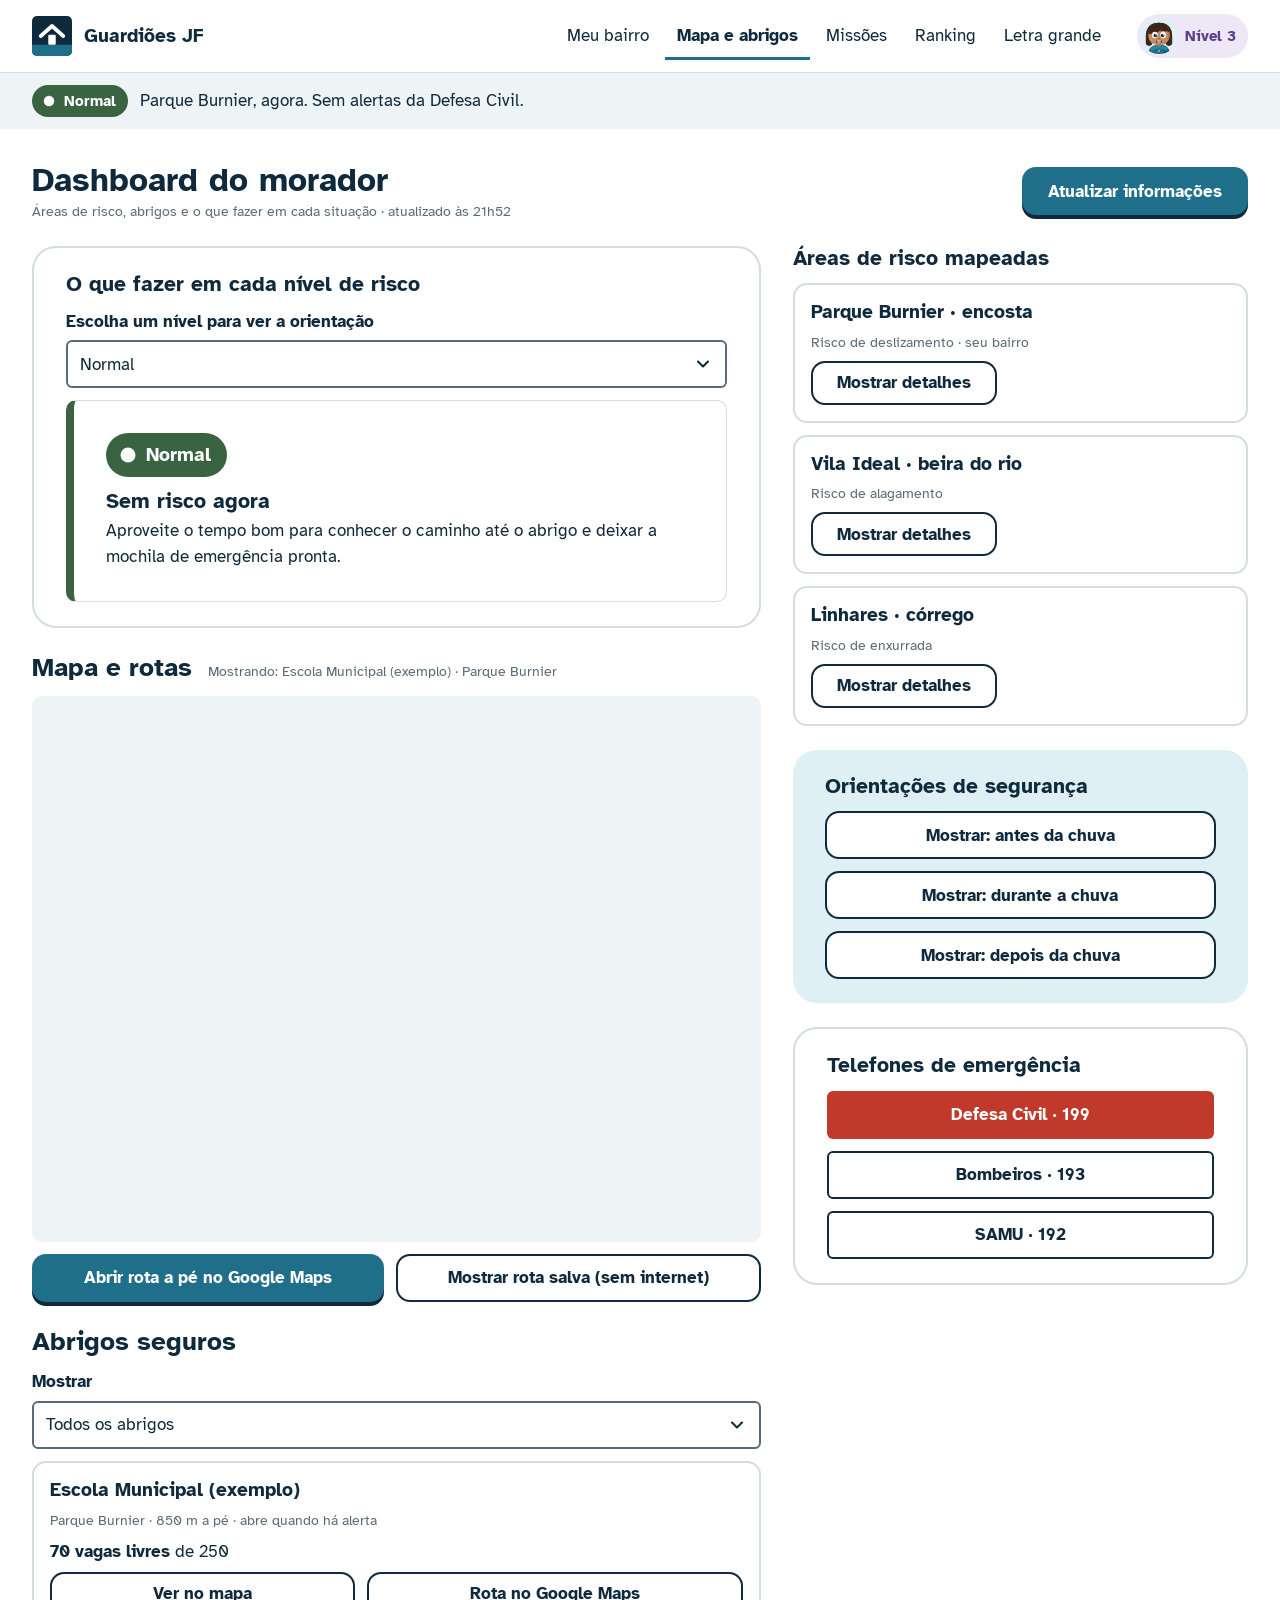
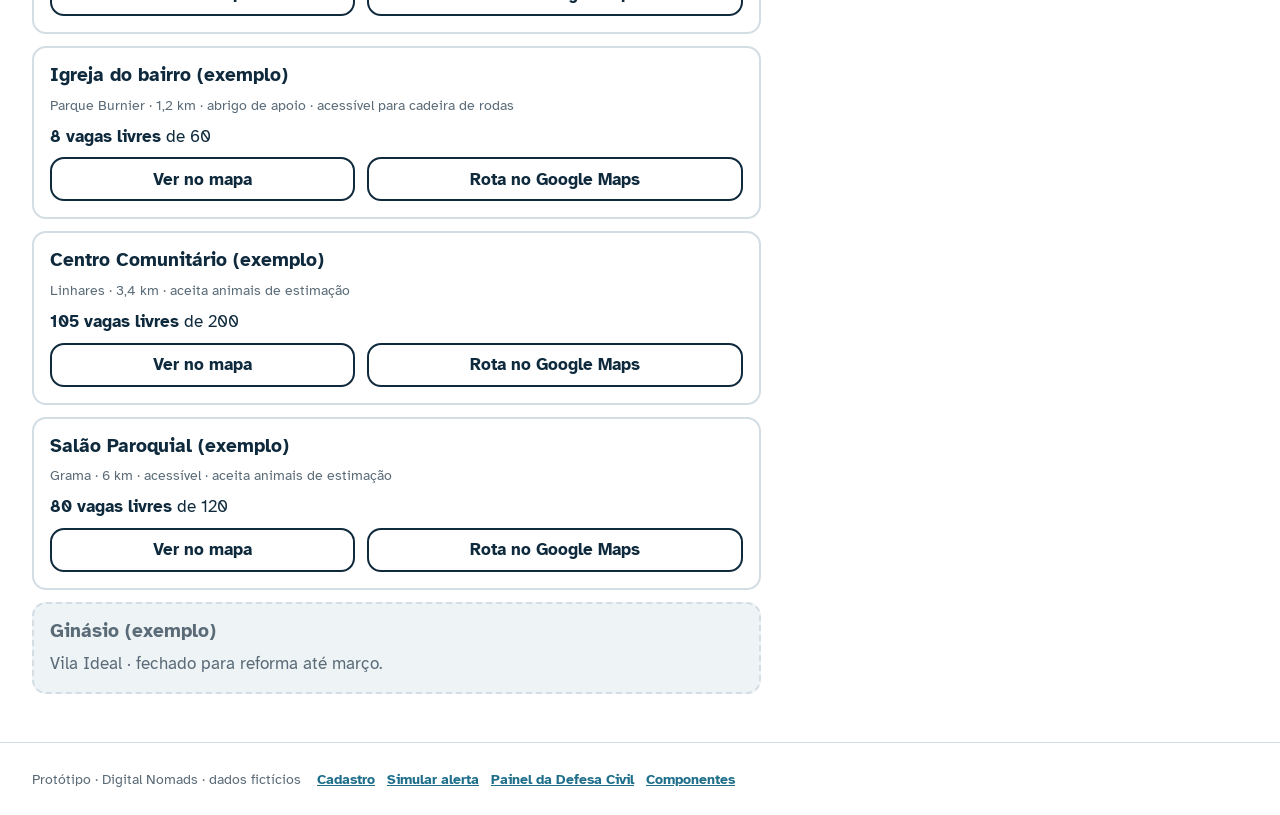
<file: dashboard.html>
<!DOCTYPE html>
<html lang="pt-BR">
  <head>
    <meta charset="utf-8">
    <meta name="viewport" content="width=device-width, initial-scale=1">
    <title>Dashboard do morador · Guardiões JF</title>
    <link rel="preconnect" href="https://fonts.googleapis.com">
    <link rel="preconnect" href="https://fonts.gstatic.com" crossorigin>
    <link rel="stylesheet" href="https://fonts.googleapis.com/css2?family=Atkinson+Hyperlegible:wght@400;700&amp;display=swap">
    <link rel="stylesheet" href="css/style.css">
    <script src="js/app.js" defer></script>
    <script src="js/dashboard-morador.js" defer></script>
  </head>
  <body>
    <a class="pular" href="#conteudo">Pular para o conteúdo</a>
    <div class="app app--com-tabbar">
      <header class="cabecalho">
        <div class="container cabecalho__inner">
          <a class="marca" href="index.html">
            <img src="img/logo.svg" alt="" width="40" height="40">
            Guardiões JF
          </a>
          <nav class="nav-principal" aria-label="Principal">
            <a href="index.html">Meu bairro</a>
            <a href="dashboard.html" aria-current="page">Mapa e abrigos</a>
            <a href="missao.html">Missões</a>
            <a href="perfil.html#ranking">Ranking</a>
            <a href="letra-grande.html">Letra grande</a>
          </nav>
          <a class="chip-perfil" href="perfil.html" aria-label="Meu perfil, nível 3">
            <img src="img/avatares/claudia-rosto.svg" alt="" width="36" height="36" data-usuario="rosto">
            Nível 3
          </a>
        </div>
      </header>

      <div class="faixa-risco">
        <div class="container faixa-risco__inner">
          <span class="nivel nivel--normal">
            <img src="img/icones/nivel-normal.svg" alt="" width="14" height="14">
            Normal
          </span>
          <span>Parque Burnier, agora. Sem alertas da Defesa Civil.</span>
        </div>
      </div>

      <main id="conteudo" class="container conteudo coluna">
        <div class="dashboard-topo">
          <div>
            <h1>Dashboard do morador</h1>
            <p class="texto-apoio">Áreas de risco, abrigos e o que fazer em cada situação · atualizado às <span id="hora-atualizacao">21h52</span></p>
          </div>
          <!-- onclick: atualiza as vagas dos abrigos e o horário -->
          <button class="btn btn--primario btn--amigavel" type="button" onclick="atualizarDashboard()">Atualizar informações</button>
        </div>
        <p class="aviso" role="status" id="status-dashboard"></p>

        <div class="colunas">
          <div class="coluna coluna--principal">

            <!-- 1. Mensagem de alerta conforme o nível escolhido -->
            <section class="cartao" aria-labelledby="titulo-niveis">
              <h2 id="titulo-niveis">O que fazer em cada nível de risco</h2>
              <div class="campo">
                <label class="campo__rotulo" for="escolha-nivel">Escolha um nível para ver a orientação</label>
                <!-- onchange: troca a mensagem assim que a pessoa escolhe outra opção -->
                <select class="campo__entrada" id="escolha-nivel" onchange="mudarNivel()">
                  <option value="normal">Normal</option>
                  <option value="atencao">Atenção</option>
                  <option value="alerta">Alerta</option>
                  <option value="emergencia">Emergência</option>
                </select>
              </div>
              <div class="alerta alerta--compacto" id="cartao-nivel" data-nivel="normal" aria-live="polite">
                <span class="nivel nivel--normal nivel--grande" id="selo-nivel">
                  <img src="img/icones/nivel-normal.svg" alt="" width="20" height="20" id="selo-nivel-icone">
                  <span id="selo-nivel-texto">Normal</span>
                </span>
                <div>
                  <h3 id="titulo-orientacao">Sem risco agora</h3>
                  <p id="texto-orientacao">Aproveite o tempo bom para conhecer o caminho até o abrigo e deixar a mochila de emergência pronta.</p>
                </div>
              </div>
            </section>

            <!-- 2. Mapa e rotas -->
            <section class="coluna" aria-labelledby="titulo-mapa" style="gap: var(--espaco-3)" id="mapa">
              <div class="bloco__cabeca">
                <h2 id="titulo-mapa" style="font-size: var(--texto-titulo-alerta)">Mapa e rotas</h2>
                <span class="texto-apoio" id="mapa-legenda">Mostrando: Escola Municipal (exemplo) · Parque Burnier</span>
              </div>
              <iframe class="mapa-google" id="mapa-google" title="Mapa do Google com o abrigo selecionado" loading="lazy" referrerpolicy="no-referrer-when-downgrade" src="https://maps.google.com/maps?q=Parque%20Burnier%2C%20Juiz%20de%20Fora%20-%20MG&amp;z=15&amp;output=embed"></iframe>
              <div class="grupo-botoes">
                <a class="btn btn--primario btn--amigavel" id="link-rota" href="https://www.google.com/maps/dir/?api=1&amp;destination=Parque%20Burnier%2C%20Juiz%20de%20Fora%20-%20MG&amp;travelmode=walking" target="_blank" rel="noopener">Abrir rota a pé no Google Maps</a>
                <!-- onclick: mostra ou esconde o mapa ilustrativo, que funciona sem internet -->
                <button class="btn btn--secundario btn--amigavel" type="button" id="botao-rota-salva" aria-expanded="false" aria-controls="rota-salva" onclick="alternarInformacao('botao-rota-salva', 'rota-salva')">Mostrar rota salva (sem internet)</button>
              </div>
              <figure class="mapa-rota" id="rota-salva" hidden>
                <img src="img/mapas/rota-abrigo.svg" alt="Mapa ilustrativo com a rota a pé da sua casa até a Escola Municipal, 850 metros" width="520" height="420">
                <figcaption class="legenda">
                  <span>
                    <img src="img/icones/legenda-voce.svg" alt="" width="14" height="14">
                    Você
                  </span>
                  <span>
                    <img src="img/icones/legenda-abrigo.svg" alt="" width="14" height="14">
                    Abrigo
                  </span>
                  <span>Rota salva · funciona sem internet</span>
                </figcaption>
              </figure>
            </section>

            <!-- 3. Abrigos com filtro -->
            <section class="coluna" aria-labelledby="titulo-abrigos" style="gap: var(--espaco-3)">
              <h2 id="titulo-abrigos" style="font-size: var(--texto-titulo-alerta)">Abrigos seguros</h2>
              <div class="campo">
                <label class="campo__rotulo" for="filtro-abrigos">Mostrar</label>
                <!-- onchange: filtra a lista de abrigos -->
                <select class="campo__entrada" id="filtro-abrigos" onchange="filtrarAbrigos()">
                  <option value="todos">Todos os abrigos</option>
                  <option value="vagas">Só os abertos com vagas</option>
                  <option value="acessivel">Acessíveis para cadeira de rodas</option>
                  <option value="animais">Que aceitam animais</option>
                </select>
              </div>
              <ul class="lista-registros lista-limpa" id="lista-abrigos">
                <li class="cartao abrigo-item" data-aberto="sim" data-vagas="70" data-acessivel="nao" data-animais="nao">
                  <h3>Escola Municipal (exemplo)</h3>
                  <p class="texto-apoio">Parque Burnier · 850 m a pé · abre quando há alerta</p>
                  <p><strong data-vagas-texto>70 vagas livres</strong> de 250</p>
                  <div class="grupo-botoes">
                    <button class="btn btn--secundario btn--amigavel" type="button" onclick="mostrarNoMapa('escola')">Ver no mapa</button>
                    <a class="btn btn--secundario btn--amigavel" href="https://www.google.com/maps/dir/?api=1&amp;destination=Parque%20Burnier%2C%20Juiz%20de%20Fora%20-%20MG&amp;travelmode=walking" target="_blank" rel="noopener">Rota no Google Maps</a>
                  </div>
                </li>
                <li class="cartao abrigo-item" data-aberto="sim" data-vagas="8" data-acessivel="sim" data-animais="nao">
                  <h3>Igreja do bairro (exemplo)</h3>
                  <p class="texto-apoio">Parque Burnier · 1,2 km · abrigo de apoio · acessível para cadeira de rodas</p>
                  <p><strong data-vagas-texto>8 vagas livres</strong> de 60</p>
                  <div class="grupo-botoes">
                    <button class="btn btn--secundario btn--amigavel" type="button" onclick="mostrarNoMapa('igreja')">Ver no mapa</button>
                    <a class="btn btn--secundario btn--amigavel" href="https://www.google.com/maps/dir/?api=1&amp;destination=Igreja%2C%20Parque%20Burnier%2C%20Juiz%20de%20Fora%20-%20MG&amp;travelmode=walking" target="_blank" rel="noopener">Rota no Google Maps</a>
                  </div>
                </li>
                <li class="cartao abrigo-item" data-aberto="sim" data-vagas="105" data-acessivel="nao" data-animais="sim">
                  <h3>Centro Comunitário (exemplo)</h3>
                  <p class="texto-apoio">Linhares · 3,4 km · aceita animais de estimação</p>
                  <p><strong data-vagas-texto>105 vagas livres</strong> de 200</p>
                  <div class="grupo-botoes">
                    <button class="btn btn--secundario btn--amigavel" type="button" onclick="mostrarNoMapa('centro')">Ver no mapa</button>
                    <a class="btn btn--secundario btn--amigavel" href="https://www.google.com/maps/dir/?api=1&amp;destination=Linhares%2C%20Juiz%20de%20Fora%20-%20MG&amp;travelmode=walking" target="_blank" rel="noopener">Rota no Google Maps</a>
                  </div>
                </li>
                <li class="cartao abrigo-item" data-aberto="sim" data-vagas="80" data-acessivel="sim" data-animais="sim">
                  <h3>Salão Paroquial (exemplo)</h3>
                  <p class="texto-apoio">Grama · 6 km · acessível · aceita animais de estimação</p>
                  <p><strong data-vagas-texto>80 vagas livres</strong> de 120</p>
                  <div class="grupo-botoes">
                    <button class="btn btn--secundario btn--amigavel" type="button" onclick="mostrarNoMapa('salao')">Ver no mapa</button>
                    <a class="btn btn--secundario btn--amigavel" href="https://www.google.com/maps/dir/?api=1&amp;destination=Grama%2C%20Juiz%20de%20Fora%20-%20MG&amp;travelmode=walking" target="_blank" rel="noopener">Rota no Google Maps</a>
                  </div>
                </li>
                <li class="cartao cartao--desabilitado abrigo-item" data-aberto="nao" data-vagas="0" data-acessivel="sim" data-animais="nao">
                  <h3>Ginásio (exemplo)</h3>
                  <p>Vila Ideal · fechado para reforma até março.</p>
                </li>
              </ul>
              <p class="texto-apoio" id="abrigos-vazio" hidden>Nenhum abrigo com essa característica agora. Escolha outra opção ou ligue 199.</p>
            </section>
          </div>

          <aside class="coluna coluna--lateral">

            <!-- 4. Áreas de risco com botões de mostrar/ocultar -->
            <section class="coluna" aria-labelledby="titulo-areas" style="gap: var(--espaco-3)">
              <h2 id="titulo-areas" style="font-size: var(--texto-subtitulo)">Áreas de risco mapeadas</h2>
              <ul class="lista-registros lista-limpa">
                <li class="cartao">
                  <h3>Parque Burnier · encosta</h3>
                  <p class="texto-apoio">Risco de deslizamento · seu bairro</p>
                  <button class="btn btn--secundario btn--amigavel" type="button" id="botao-area-burnier" aria-expanded="false" aria-controls="area-burnier" onclick="alternarInformacao('botao-area-burnier', 'area-burnier')">Mostrar detalhes</button>
                  <p id="area-burnier" hidden>Fique atento a rachaduras novas nas paredes, portas que emperram, árvores ou postes inclinados e água barrenta saindo do barranco. Se notar algo, saia de casa e ligue 199.</p>
                </li>
                <li class="cartao">
                  <h3>Vila Ideal · beira do rio</h3>
                  <p class="texto-apoio">Risco de alagamento</p>
                  <button class="btn btn--secundario btn--amigavel" type="button" id="botao-area-vila" aria-expanded="false" aria-controls="area-vila" onclick="alternarInformacao('botao-area-vila', 'area-vila')">Mostrar detalhes</button>
                  <p id="area-vila" hidden>A água sobe rápido quando chove forte na cabeceira do rio. Guarde documentos no alto, desligue a energia se a água entrar em casa e nunca atravesse rua alagada.</p>
                </li>
                <li class="cartao">
                  <h3>Linhares · córrego</h3>
                  <p class="texto-apoio">Risco de enxurrada</p>
                  <button class="btn btn--secundario btn--amigavel" type="button" id="botao-area-linhares" aria-expanded="false" aria-controls="area-linhares" onclick="alternarInformacao('botao-area-linhares', 'area-linhares')">Mostrar detalhes</button>
                  <p id="area-linhares" hidden>A enxurrada arrasta carros e pessoas. Fique longe do córrego e dos bueiros durante a chuva e não deixe crianças brincarem na água.</p>
                </li>
              </ul>
            </section>

            <!-- 5. Orientações de segurança -->
            <section class="cartao cartao--ceu" aria-labelledby="titulo-orientacoes">
              <h2 id="titulo-orientacoes">Orientações de segurança</h2>
              <button class="btn btn--secundario btn--amigavel" type="button" id="botao-antes" aria-expanded="false" aria-controls="orientacao-antes" onclick="alternarInformacao('botao-antes', 'orientacao-antes')">Mostrar: antes da chuva</button>
              <ul id="orientacao-antes" class="orientacoes" hidden>
                <li>Conheça o caminho até o abrigo mais próximo.</li>
                <li>Monte a mochila de emergência: documentos, remédios, lanterna, água e carregador.</li>
                <li>Combine com a família um ponto de encontro.</li>
              </ul>
              <button class="btn btn--secundario btn--amigavel" type="button" id="botao-durante" aria-expanded="false" aria-controls="orientacao-durante" onclick="alternarInformacao('botao-durante', 'orientacao-durante')">Mostrar: durante a chuva</button>
              <ul id="orientacao-durante" class="orientacoes" hidden>
                <li>Se houver alerta, saia da encosta e vá para o abrigo.</li>
                <li>Não atravesse ruas alagadas, nem a pé nem de carro.</li>
                <li>Avise quem mora perto e não tem celular.</li>
              </ul>
              <button class="btn btn--secundario btn--amigavel" type="button" id="botao-depois" aria-expanded="false" aria-controls="orientacao-depois" onclick="alternarInformacao('botao-depois', 'orientacao-depois')">Mostrar: depois da chuva</button>
              <ul id="orientacao-depois" class="orientacoes" hidden>
                <li>Só volte para casa quando a Defesa Civil liberar.</li>
                <li>Não mexa em fios caídos e evite contato com a água da enchente.</li>
                <li>Relate rachaduras e estragos pelo app ou pelo 199.</li>
              </ul>
            </section>

            <section class="cartao" aria-labelledby="titulo-contatos">
              <h2 id="titulo-contatos">Telefones de emergência</h2>
              <a class="btn btn--socorro btn--bloco" href="tel:199">Defesa Civil · 199</a>
              <a class="btn btn--secundario btn--bloco" href="tel:193">Bombeiros · 193</a>
              <a class="btn btn--secundario btn--bloco" href="tel:192">SAMU · 192</a>
            </section>
          </aside>
        </div>
      </main>

      <footer class="rodape">
        <div class="container rodape__inner">
          <span>Protótipo · Digital Nomads · dados fictícios</span>
          <nav aria-label="Telas do protótipo">
            <a href="cadastro.html">Cadastro</a>
            <a href="alerta.html">Simular alerta</a>
            <a href="painel.html">Painel da Defesa Civil</a>
            <a href="componentes.html">Componentes</a>
          </nav>
        </div>
      </footer>

      <nav class="tabbar" aria-label="Navegação principal">
        <a href="index.html">
          <img src="img/icones/tab-inicio.svg" alt="" width="24" height="24">
          Início
        </a>
        <a href="dashboard.html" aria-current="page">
          <img src="img/icones/tab-mapa-ativo.svg" alt="" width="24" height="24">
          Mapa
        </a>
        <a href="missao.html">
          <img src="img/icones/tab-missoes.svg" alt="" width="24" height="24">
          Missões
        </a>
        <a href="perfil.html#ranking">
          <img src="img/icones/tab-ranking.svg" alt="" width="24" height="24">
          Ranking
        </a>
        <a href="perfil.html">
          <img src="img/icones/tab-perfil.svg" alt="" width="24" height="24">
          Perfil
        </a>
      </nav>
    </div>
  </body>
</html>
</file>
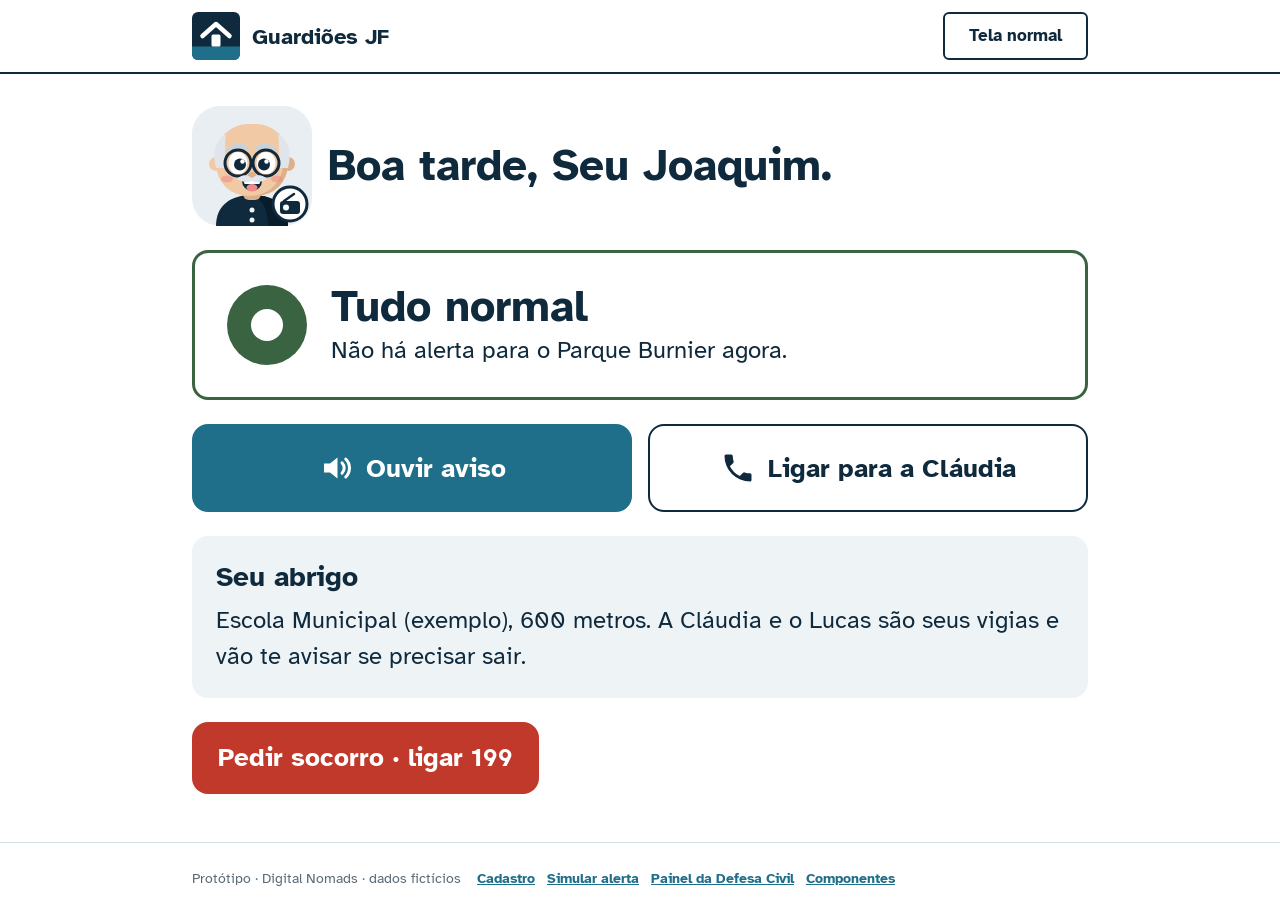
<file: letra-grande.html>
<!DOCTYPE html>
<html lang="pt-BR">
  <head>
    <meta charset="utf-8">
    <meta name="viewport" content="width=device-width, initial-scale=1">
    <title>Letra grande · Guardiões JF</title>
    <link rel="preconnect" href="https://fonts.googleapis.com">
    <link rel="preconnect" href="https://fonts.gstatic.com" crossorigin>
    <link rel="stylesheet" href="https://fonts.googleapis.com/css2?family=Atkinson+Hyperlegible:wght@400;700&amp;display=swap">
    <link rel="stylesheet" href="css/style.css">
    <script src="js/app.js" defer></script>
  </head>
  <body>
    <a class="pular" href="#conteudo">Pular para o conteúdo</a>
    <div class="app pagina-letra-grande">
      <header class="cabecalho">
        <div class="container cabecalho__inner">
          <a class="marca" href="index.html">
            <img src="img/logo.svg" alt="" width="40" height="40">
            Guardiões JF
          </a>
          <a class="btn btn--secundario" href="index.html" style="margin-left: auto">Tela normal</a>
        </div>
      </header>

      <main id="conteudo" class="container conteudo coluna">
        <div class="lg-saudacao">
          <img src="img/avatares/joaquim.svg" alt="" width="120" height="120">
          <h1>Boa tarde, Seu Joaquim.</h1>
        </div>

        <section class="lg-status" id="aviso-atual" data-nivel="normal" aria-label="Situação agora">
          <img src="img/icones/status-normal.svg" alt="" width="72" height="72">
          <div>
            <strong>Tudo normal</strong>
            <span>Não há alerta para o Parque Burnier agora.</span>
          </div>
        </section>

        <div class="lg-botoes">
          <button class="btn btn--primario" type="button" data-ouvir="aviso-atual" data-erro="erro-ouvir" aria-describedby="erro-ouvir">
            <img src="img/icones/ouvir.svg" alt="" width="36" height="36">
            Ouvir aviso
          </button>
          <a class="btn btn--secundario" href="tel:">
            <img src="img/icones/telefone.svg" alt="" width="36" height="36">
            Ligar para a Cláudia
          </a>
        </div>
        <p class="mensagem-erro" id="erro-ouvir" hidden style="font-size: 20px">
          <img src="img/icones/erro.svg" alt="" width="18" height="18">
          <span></span>
        </p>

        <section class="lg-abrigo">
          <h2>Seu abrigo</h2>
          <p>Escola Municipal (exemplo), 600 metros. A Cláudia e o Lucas são seus vigias e vão te avisar se precisar sair.</p>
        </section>

        <a class="btn btn--socorro" href="tel:199" style="align-self: flex-start">Pedir socorro · ligar 199</a>
      </main>

      <footer class="rodape">
        <div class="container rodape__inner">
          <span>Protótipo · Digital Nomads · dados fictícios</span>
          <nav aria-label="Telas do protótipo">
            <a href="cadastro.html">Cadastro</a>
            <a href="alerta.html">Simular alerta</a>
            <a href="painel.html">Painel da Defesa Civil</a>
            <a href="componentes.html">Componentes</a>
          </nav>
        </div>
      </footer>
    </div>
  </body>
</html>
</file>
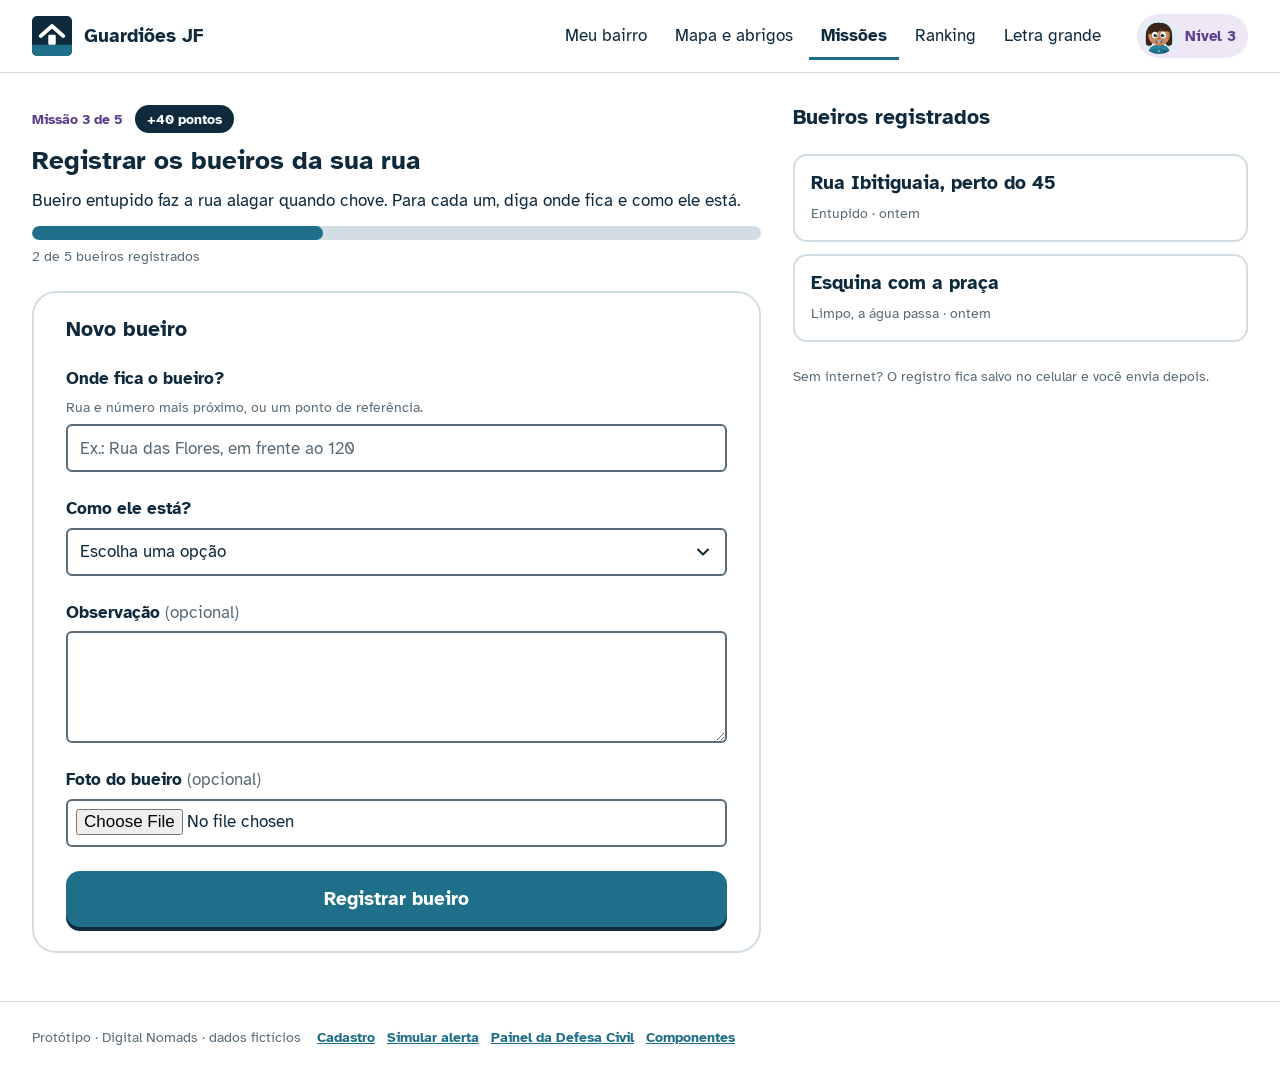
<file: missao.html>
<!DOCTYPE html>
<html lang="pt-BR">
  <head>
    <meta charset="utf-8">
    <meta name="viewport" content="width=device-width, initial-scale=1">
    <title>Missão · Guardiões JF</title>
    <link rel="preconnect" href="https://fonts.googleapis.com">
    <link rel="preconnect" href="https://fonts.gstatic.com" crossorigin>
    <link rel="stylesheet" href="https://fonts.googleapis.com/css2?family=Atkinson+Hyperlegible:wght@400;700&amp;display=swap">
    <link rel="stylesheet" href="css/style.css">
    <script src="js/app.js" defer></script>
  </head>
  <body>
    <a class="pular" href="#conteudo">Pular para o conteúdo</a>
    <div class="app app--com-tabbar">
      <header class="cabecalho">
        <div class="container cabecalho__inner">
          <a class="marca" href="index.html">
            <img src="img/logo.svg" alt="" width="40" height="40">
            Guardiões JF
          </a>
          <nav class="nav-principal" aria-label="Principal">
            <a href="index.html">Meu bairro</a>
            <a href="dashboard.html">Mapa e abrigos</a>
            <a href="missao.html" aria-current="page">Missões</a>
            <a href="perfil.html#ranking">Ranking</a>
            <a href="letra-grande.html">Letra grande</a>
          </nav>
          <a class="chip-perfil" href="perfil.html" aria-label="Meu perfil, nível 3">
            <img src="img/avatares/claudia-rosto.svg" alt="" width="36" height="36" data-usuario="rosto">
            Nível 3
          </a>
        </div>
      </header>

      <main id="conteudo" class="container conteudo colunas">
        <div class="coluna coluna--principal">
          <div class="coluna" style="gap: var(--espaco-3)">
            <div class="grupo-botoes" style="align-items: center">
              <span class="sobretitulo">Missão 3 de 5</span>
              <span class="pilula pilula--pontos">+40 pontos</span>
            </div>
            <h1 style="font-size: var(--texto-titulo-alerta)">Registrar os bueiros da sua rua</h1>
            <p>Bueiro entupido faz a rua alagar quando chove. Para cada um, diga onde fica e como ele está.</p>
            <div class="progresso" data-progresso="bueiros">
              <div class="progresso__barra" role="progressbar" aria-valuemin="0" aria-valuemax="5" aria-valuenow="2" aria-label="Bueiros registrados"><span style="width: 40%"></span></div>
              <span class="texto-apoio" data-progresso-texto>2 de 5 bueiros registrados</span>
            </div>
          </div>

          <div class="aviso" id="status-missao" role="status"></div>

          <form class="formulario cartao" id="form-bueiro" action="missao.html" data-validar="missao" aria-labelledby="titulo-form">
            <h2 id="titulo-form">Novo bueiro</h2>

            <div class="campo">
              <label class="campo__rotulo" for="local">Onde fica o bueiro?</label>
              <span class="campo__dica" id="dica-local">Rua e número mais próximo, ou um ponto de referência.</span>
              <input class="campo__entrada" id="local" name="local" type="text" required minlength="3" placeholder="Ex.: Rua das Flores, em frente ao 120" aria-describedby="dica-local erro-local" data-erro="erro-local" data-erro-vazio="Diga onde fica o bueiro." data-erro-curto="Escreva pelo menos 3 letras para a gente achar o lugar.">
              <p class="mensagem-erro" id="erro-local" hidden>
                <img src="img/icones/erro.svg" alt="" width="18" height="18">
                <span></span>
              </p>
            </div>

            <div class="campo">
              <label class="campo__rotulo" for="situacao">Como ele está?</label>
              <select class="campo__entrada" id="situacao" name="situacao" required aria-describedby="erro-situacao" data-erro="erro-situacao" data-erro-vazio="Escolha como o bueiro está.">
                <option value="">Escolha uma opção</option>
                <option value="limpo">Limpo, a água passa</option>
                <option value="parcial">Parcialmente entupido</option>
                <option value="entupido">Entupido</option>
                <option value="quebrado">Tampa quebrada ou aberta</option>
              </select>
              <p class="mensagem-erro" id="erro-situacao" hidden>
                <img src="img/icones/erro.svg" alt="" width="18" height="18">
                <span></span>
              </p>
            </div>

            <div class="campo">
              <label class="campo__rotulo" for="observacao">Observação <span class="campo__opcional">(opcional)</span></label>
              <textarea class="campo__entrada" id="observacao" name="observacao" rows="3"></textarea>
            </div>

            <div class="campo">
              <label class="campo__rotulo" for="foto">Foto do bueiro <span class="campo__opcional">(opcional)</span></label>
              <input class="campo__entrada" id="foto" name="foto" type="file" accept="image/*" style="padding: var(--espaco-2)">
            </div>

            <button class="btn btn--primario btn--amigavel btn--grande btn--bloco" type="submit">Registrar bueiro</button>
          </form>

          <section class="cartao cartao--conquista" id="missao-concluida" aria-labelledby="titulo-concluida" hidden>
            <span class="sobretitulo">Missão 3 de 5 concluída</span>
            <h2 id="titulo-concluida" tabindex="-1">Todos os bueiros da sua rua estão no mapa!</h2>
            <p>A Defesa Civil já recebeu os registros. Seu bairro ganhou 40 pontos no ranking.</p>
            <div class="grupo-botoes">
              <a class="btn btn--primario btn--amigavel" href="perfil.html#ranking">Ver ranking do bairro</a>
              <button class="btn btn--secundario btn--amigavel" type="button" id="reiniciar-missao">Recomeçar demonstração</button>
            </div>
          </section>
        </div>

        <aside class="coluna coluna--lateral" aria-labelledby="titulo-registrados">
          <h2 id="titulo-registrados" style="font-size: var(--texto-subtitulo)">Bueiros registrados</h2>
          <ul class="lista-registros lista-limpa" id="lista-bueiros">
            <li class="cartao">
              <h3>Rua Ibitiguaia, perto do 45</h3>
              <p class="texto-apoio">Entupido · ontem</p>
            </li>
            <li class="cartao">
              <h3>Esquina com a praça</h3>
              <p class="texto-apoio">Limpo, a água passa · ontem</p>
            </li>
          </ul>
          <span class="texto-apoio">Sem internet? O registro fica salvo no celular e você envia depois.</span>
        </aside>
      </main>

      <footer class="rodape">
        <div class="container rodape__inner">
          <span>Protótipo · Digital Nomads · dados fictícios</span>
          <nav aria-label="Telas do protótipo">
            <a href="cadastro.html">Cadastro</a>
            <a href="alerta.html">Simular alerta</a>
            <a href="painel.html">Painel da Defesa Civil</a>
            <a href="componentes.html">Componentes</a>
          </nav>
        </div>
      </footer>

      <nav class="tabbar" aria-label="Navegação principal">
        <a href="index.html">
          <img src="img/icones/tab-inicio.svg" alt="" width="24" height="24">
          Início
        </a>
        <a href="dashboard.html">
          <img src="img/icones/tab-mapa.svg" alt="" width="24" height="24">
          Mapa
        </a>
        <a href="missao.html" aria-current="page">
          <img src="img/icones/tab-missoes-ativo.svg" alt="" width="24" height="24">
          Missões
        </a>
        <a href="perfil.html#ranking">
          <img src="img/icones/tab-ranking.svg" alt="" width="24" height="24">
          Ranking
        </a>
        <a href="perfil.html">
          <img src="img/icones/tab-perfil.svg" alt="" width="24" height="24">
          Perfil
        </a>
      </nav>
    </div>
  </body>
</html>
</file>
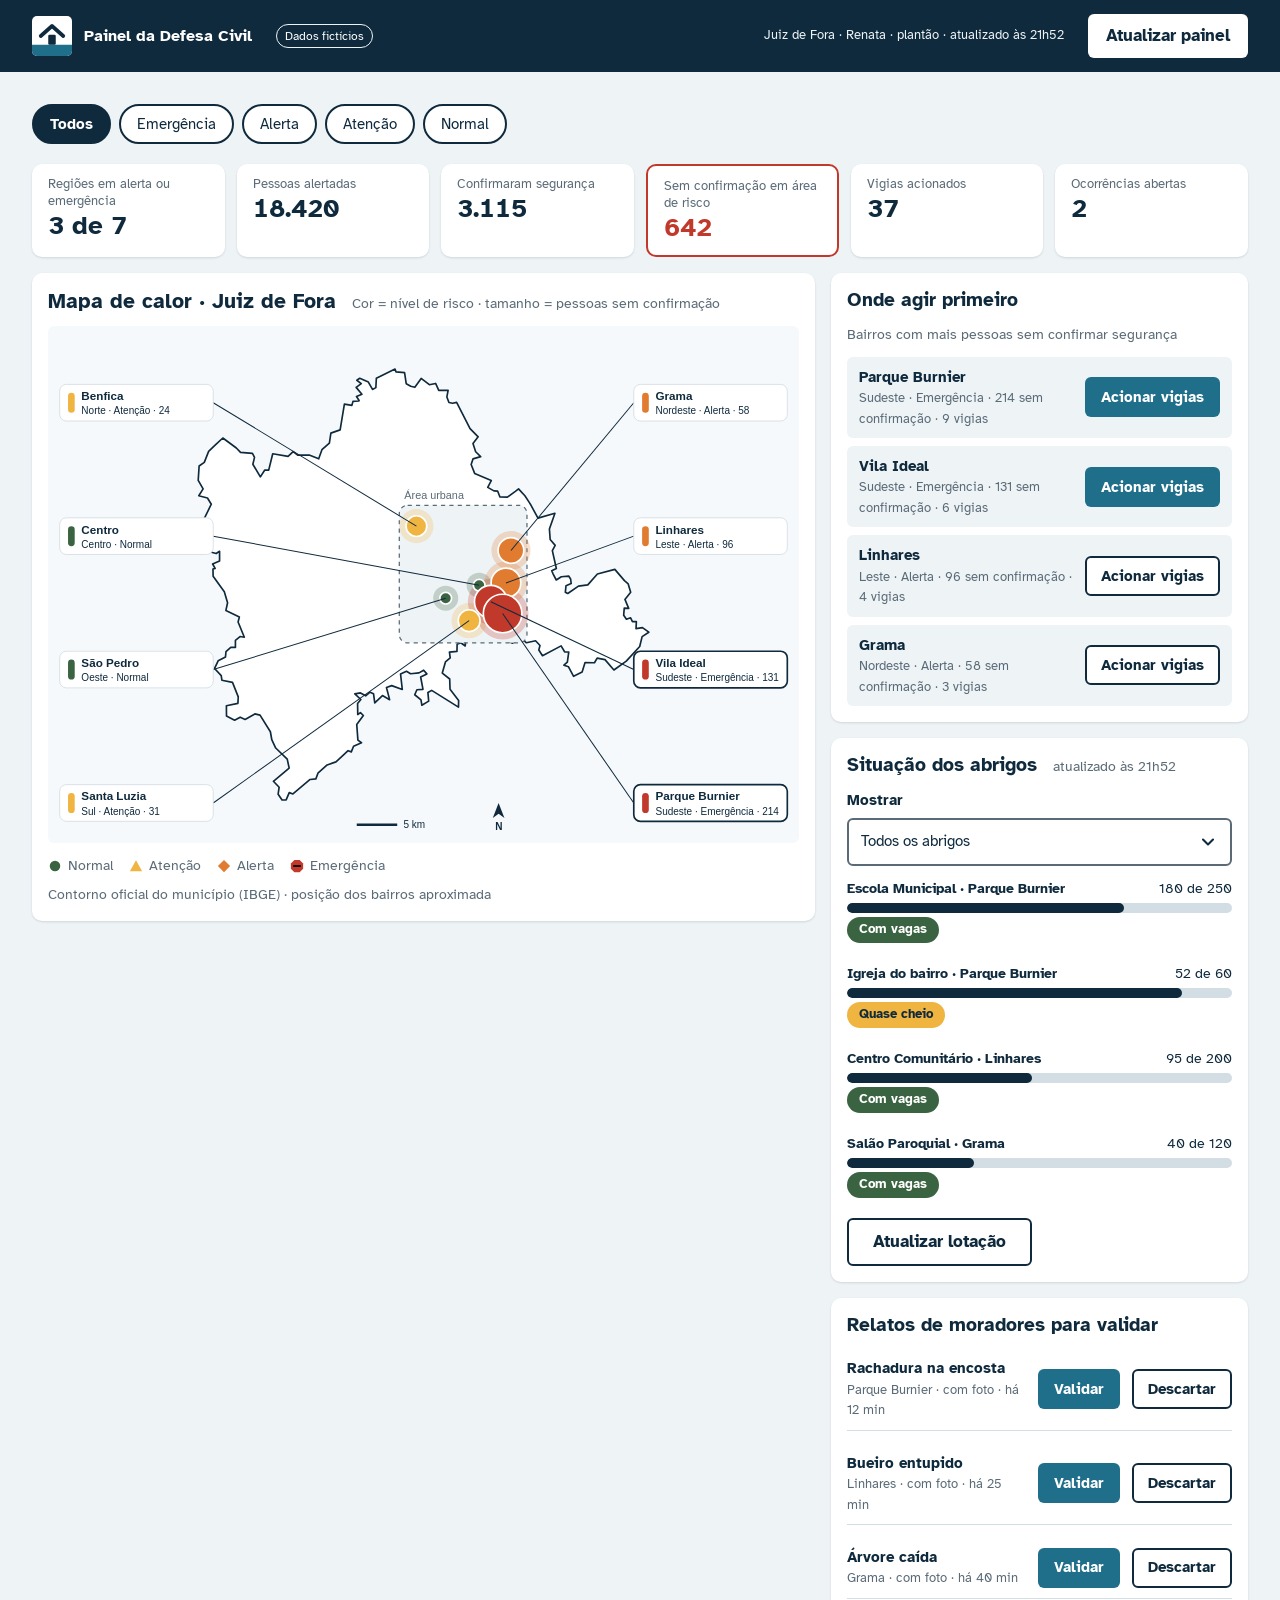
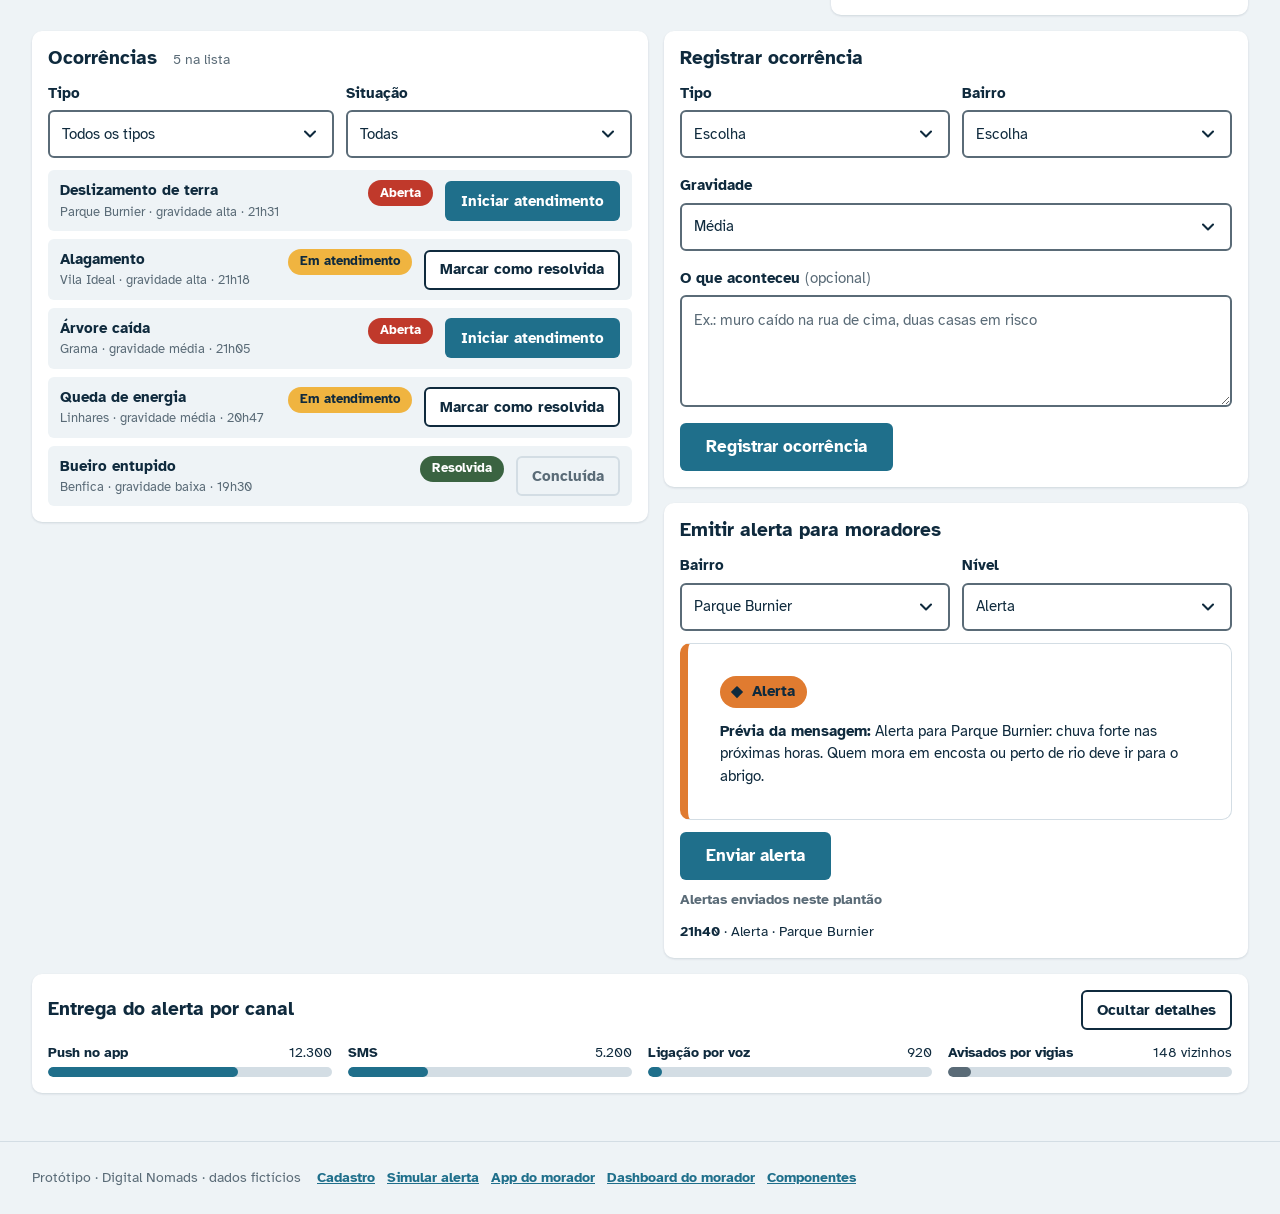
<file: painel.html>
<!DOCTYPE html>
<html lang="pt-BR">
  <head>
    <meta charset="utf-8">
    <meta name="viewport" content="width=device-width, initial-scale=1">
    <title>Painel da Defesa Civil · Guardiões JF</title>
    <link rel="preconnect" href="https://fonts.googleapis.com">
    <link rel="preconnect" href="https://fonts.gstatic.com" crossorigin>
    <link rel="stylesheet" href="https://fonts.googleapis.com/css2?family=Atkinson+Hyperlegible:wght@400;700&amp;display=swap">
    <link rel="stylesheet" href="css/style.css">
    <script src="js/app.js" defer></script>
    <script src="js/painel-autoridades.js" defer></script>
  </head>
  <body>
    <a class="pular" href="#conteudo">Pular para o conteúdo</a>
    <div class="app pagina-painel">
      <header class="painel-cabecalho">
        <div class="container cabecalho__inner">
          <a class="marca" href="painel.html">
            <img src="img/logo-negativa.svg" alt="" width="40" height="40">
            Painel da Defesa Civil
          </a>
          <span class="etiqueta-ficticio">Dados fictícios</span>
          <span class="painel-plantao">Juiz de Fora · Renata · plantão · atualizado às <span id="hora-painel">21h52</span></span>
          <!-- onclick: simula a chegada de dados novos nos indicadores -->
          <button class="btn" type="button" onclick="atualizarPainel()">Atualizar painel</button>
        </div>
      </header>

      <main id="conteudo" class="container conteudo coluna" style="gap: var(--espaco-4)">
        <h1 class="sr-only">Painel da Defesa Civil · Juiz de Fora</h1>
        <p class="sr-only" role="status" id="status-painel"></p>
        <div class="filtros" role="group" aria-label="Filtrar por nível de risco">
          <button class="filtro" type="button" aria-pressed="true" data-filtro="todos">Todos</button>
          <button class="filtro" type="button" aria-pressed="false" data-filtro="emergencia">Emergência</button>
          <button class="filtro" type="button" aria-pressed="false" data-filtro="alerta">Alerta</button>
          <button class="filtro" type="button" aria-pressed="false" data-filtro="atencao">Atenção</button>
          <button class="filtro" type="button" aria-pressed="false" data-filtro="normal">Normal</button>
        </div>

        <div class="indicadores">
          <div class="indicador"><span>Regiões em alerta ou emergência</span><strong>3 de 7</strong></div>
          <div class="indicador"><span>Pessoas alertadas</span><strong id="ind-alertadas">18.420</strong></div>
          <div class="indicador"><span>Confirmaram segurança</span><strong id="ind-confirmados">3.115</strong></div>
          <div class="indicador indicador--critico" id="ind-sem-confirmacao-caixa"><span>Sem confirmação em área de risco</span><strong id="ind-sem-confirmacao">642</strong></div>
          <div class="indicador"><span>Vigias acionados</span><strong>37</strong></div>
          <div class="indicador"><span>Ocorrências abertas</span><strong id="ind-ocorrencias">2</strong></div>
        </div>

        <div class="colunas colunas--painel" style="gap: var(--espaco-4)">
          <section class="coluna coluna--principal bloco" aria-labelledby="titulo-mapa">
            <div class="bloco__cabeca">
              <h2 id="titulo-mapa" style="font-size: var(--texto-subtitulo)">Mapa de calor · Juiz de Fora</h2>
              <span class="texto-apoio">Cor = nível de risco · tamanho = pessoas sem confirmação</span>
            </div>
            <div class="mapa">
              <img class="mapa__img" src="img/mapas/juiz-de-fora.svg" alt="Mapa do município de Juiz de Fora com os bairros por nível de risco. Emergência: Parque Burnier e Vila Ideal, na Zona Sudeste. Alerta: Linhares e Grama. Atenção: Benfica e Santa Luzia. Normal: Centro e São Pedro." width="900" height="620">
              <img class="mapa__rotulos" src="img/mapas/juiz-de-fora-rotulos.svg" alt="" width="900" height="620">
            </div>
            <div class="legenda">
              <span>
                <img src="img/icones/legenda-normal.svg" alt="" width="14" height="14">
                Normal
              </span>
              <span>
                <img src="img/icones/legenda-atencao.svg" alt="" width="14" height="14">
                Atenção
              </span>
              <span>
                <img src="img/icones/legenda-alerta.svg" alt="" width="14" height="14">
                Alerta
              </span>
              <span>
                <img src="img/icones/legenda-emergencia.svg" alt="" width="14" height="14">
                Emergência
              </span>
              <span>Contorno oficial do município (IBGE) · posição dos bairros aproximada</span>
            </div>
          </section>

          <div class="coluna coluna--lateral" style="gap: var(--espaco-4)">
            <section class="bloco" aria-labelledby="titulo-acoes">
              <h2 id="titulo-acoes">Onde agir primeiro</h2>
              <span class="texto-apoio">Bairros com mais pessoas sem confirmar segurança</span>
              <ol class="lista-acoes lista-limpa">
                <li data-nivel="emergencia">
                  <span><strong>Parque Burnier</strong><br><small>Sudeste · Emergência · 214 sem confirmação · 9 vigias</small></span>
                  <button class="btn btn--primario" type="button" data-acionar="Parque Burnier">Acionar vigias</button>
                </li>
                <li data-nivel="emergencia">
                  <span><strong>Vila Ideal</strong><br><small>Sudeste · Emergência · 131 sem confirmação · 6 vigias</small></span>
                  <button class="btn btn--primario" type="button" data-acionar="Vila Ideal">Acionar vigias</button>
                </li>
                <li data-nivel="alerta">
                  <span><strong>Linhares</strong><br><small>Leste · Alerta · 96 sem confirmação · 4 vigias</small></span>
                  <button class="btn btn--secundario" type="button" data-acionar="Linhares">Acionar vigias</button>
                </li>
                <li data-nivel="alerta">
                  <span><strong>Grama</strong><br><small>Nordeste · Alerta · 58 sem confirmação · 3 vigias</small></span>
                  <button class="btn btn--secundario" type="button" data-acionar="Grama">Acionar vigias</button>
                </li>
              </ol>
              <p class="texto-apoio" id="acoes-vazio" hidden>Nenhum bairro com esse nível precisa de ação agora.</p>
            </section>

            <!-- Situação dos abrigos: filtro + botão de atualizar -->
            <section class="bloco" aria-labelledby="titulo-abrigos">
              <div class="bloco__cabeca">
                <h2 id="titulo-abrigos">Situação dos abrigos</h2>
                <span class="texto-apoio">atualizado às <span id="hora-abrigos">21h52</span></span>
              </div>
              <div class="campo">
                <label class="campo__rotulo" for="filtro-abrigos-painel">Mostrar</label>
                <select class="campo__entrada" id="filtro-abrigos-painel" onchange="filtrarAbrigosPainel()">
                  <option value="todos">Todos os abrigos</option>
                  <option value="Com vagas">Com vagas</option>
                  <option value="Quase cheio">Quase cheios</option>
                  <option value="Lotado">Lotados</option>
                </select>
              </div>
              <div class="ocupacao abrigo-painel" id="abrigo-1" data-ocupadas="180" data-total="250" data-situacao="Com vagas">
                <div class="ocupacao__linha"><strong>Escola Municipal · Parque Burnier</strong><span id="abrigo-1-numeros">180 de 250</span></div>
                <div class="progresso__barra" role="progressbar" aria-valuemin="0" aria-valuemax="250" aria-valuenow="180" aria-label="Lotação Escola Municipal" id="abrigo-1-barra"><span style="width: 72%"></span></div>
                <span class="situacao situacao--ok" id="abrigo-1-situacao">Com vagas</span>
              </div>
              <div class="ocupacao abrigo-painel" id="abrigo-2" data-ocupadas="52" data-total="60" data-situacao="Quase cheio">
                <div class="ocupacao__linha"><strong>Igreja do bairro · Parque Burnier</strong><span id="abrigo-2-numeros">52 de 60</span></div>
                <div class="progresso__barra" role="progressbar" aria-valuemin="0" aria-valuemax="60" aria-valuenow="52" aria-label="Lotação Igreja do bairro" id="abrigo-2-barra"><span style="width: 87%"></span></div>
                <span class="situacao situacao--atencao" id="abrigo-2-situacao">Quase cheio</span>
              </div>
              <div class="ocupacao abrigo-painel" id="abrigo-3" data-ocupadas="95" data-total="200" data-situacao="Com vagas">
                <div class="ocupacao__linha"><strong>Centro Comunitário · Linhares</strong><span id="abrigo-3-numeros">95 de 200</span></div>
                <div class="progresso__barra" role="progressbar" aria-valuemin="0" aria-valuemax="200" aria-valuenow="95" aria-label="Lotação Centro Comunitário" id="abrigo-3-barra"><span style="width: 48%"></span></div>
                <span class="situacao situacao--ok" id="abrigo-3-situacao">Com vagas</span>
              </div>
              <div class="ocupacao abrigo-painel" id="abrigo-4" data-ocupadas="40" data-total="120" data-situacao="Com vagas">
                <div class="ocupacao__linha"><strong>Salão Paroquial · Grama</strong><span id="abrigo-4-numeros">40 de 120</span></div>
                <div class="progresso__barra" role="progressbar" aria-valuemin="0" aria-valuemax="120" aria-valuenow="40" aria-label="Lotação Salão Paroquial" id="abrigo-4-barra"><span style="width: 33%"></span></div>
                <span class="situacao situacao--ok" id="abrigo-4-situacao">Com vagas</span>
              </div>
              <p class="texto-apoio" id="abrigos-painel-vazio" hidden>Nenhum abrigo nessa situação agora.</p>
              <!-- onclick: simula a chegada de pessoas e recalcula a situação de cada abrigo -->
              <button class="btn btn--secundario" type="button" onclick="atualizarAbrigos()">Atualizar lotação</button>
            </section>

            <section class="bloco" aria-labelledby="titulo-relatos">
              <h2 id="titulo-relatos" tabindex="-1">Relatos de moradores para validar</h2>
              <div class="relato">
                <span><strong>Rachadura na encosta</strong><br><small>Parque Burnier · com foto · há 12 min</small></span>
                <button class="btn btn--primario" type="button" data-relato="validar">Validar</button>
                <button class="btn btn--secundario" type="button" data-relato="descartar">Descartar</button>
              </div>
              <div class="relato">
                <span><strong>Bueiro entupido</strong><br><small>Linhares · com foto · há 25 min</small></span>
                <button class="btn btn--primario" type="button" data-relato="validar">Validar</button>
                <button class="btn btn--secundario" type="button" data-relato="descartar">Descartar</button>
              </div>
              <div class="relato">
                <span><strong>Árvore caída</strong><br><small>Grama · com foto · há 40 min</small></span>
                <button class="btn btn--primario" type="button" data-relato="validar">Validar</button>
                <button class="btn btn--secundario" type="button" data-relato="descartar">Descartar</button>
              </div>
              <p class="texto-apoio" id="relatos-vazio" hidden>Nenhum relato esperando validação.</p>
            </section>
          </div>
        </div>

        <div class="colunas colunas--iguais" style="gap: var(--espaco-4)">
          <!-- Ocorrências: filtros + lista + botões de avançar o atendimento -->
          <section class="coluna bloco" aria-labelledby="titulo-ocorrencias">
            <div class="bloco__cabeca">
              <h2 id="titulo-ocorrencias">Ocorrências</h2>
              <span class="texto-apoio" id="contagem-ocorrencias">5 na lista</span>
            </div>
            <div class="campos-lado-a-lado">
              <div class="campo">
                <label class="campo__rotulo" for="filtro-tipo">Tipo</label>
                <select class="campo__entrada" id="filtro-tipo" onchange="filtrarOcorrencias()">
                  <option value="todos">Todos os tipos</option>
                  <option value="alagamento">Alagamento</option>
                  <option value="deslizamento">Deslizamento</option>
                  <option value="arvore">Árvore caída</option>
                  <option value="bueiro">Bueiro entupido</option>
                  <option value="outro">Outro</option>
                </select>
              </div>
              <div class="campo">
                <label class="campo__rotulo" for="filtro-status">Situação</label>
                <select class="campo__entrada" id="filtro-status" onchange="filtrarOcorrencias()">
                  <option value="todos">Todas</option>
                  <option value="aberta">Abertas</option>
                  <option value="atendimento">Em atendimento</option>
                  <option value="resolvida">Resolvidas</option>
                </select>
              </div>
            </div>
            <ul class="lista-ocorrencias lista-limpa" id="lista-ocorrencias">
              <li class="ocorrencia" id="oc-1" data-tipo="deslizamento" data-status="aberta">
                <span><strong>Deslizamento de terra</strong><br><small>Parque Burnier · gravidade alta · 21h31</small></span>
                <span class="situacao situacao--critico" id="oc-1-status">Aberta</span>
                <button class="btn btn--primario" type="button" id="oc-1-botao" onclick="avancarOcorrencia('oc-1')">Iniciar atendimento</button>
              </li>
              <li class="ocorrencia" id="oc-2" data-tipo="alagamento" data-status="atendimento">
                <span><strong>Alagamento</strong><br><small>Vila Ideal · gravidade alta · 21h18</small></span>
                <span class="situacao situacao--atencao" id="oc-2-status">Em atendimento</span>
                <button class="btn btn--secundario" type="button" id="oc-2-botao" onclick="avancarOcorrencia('oc-2')">Marcar como resolvida</button>
              </li>
              <li class="ocorrencia" id="oc-3" data-tipo="arvore" data-status="aberta">
                <span><strong>Árvore caída</strong><br><small>Grama · gravidade média · 21h05</small></span>
                <span class="situacao situacao--critico" id="oc-3-status">Aberta</span>
                <button class="btn btn--primario" type="button" id="oc-3-botao" onclick="avancarOcorrencia('oc-3')">Iniciar atendimento</button>
              </li>
              <li class="ocorrencia" id="oc-4" data-tipo="outro" data-status="atendimento">
                <span><strong>Queda de energia</strong><br><small>Linhares · gravidade média · 20h47</small></span>
                <span class="situacao situacao--atencao" id="oc-4-status">Em atendimento</span>
                <button class="btn btn--secundario" type="button" id="oc-4-botao" onclick="avancarOcorrencia('oc-4')">Marcar como resolvida</button>
              </li>
              <li class="ocorrencia" id="oc-5" data-tipo="bueiro" data-status="resolvida">
                <span><strong>Bueiro entupido</strong><br><small>Benfica · gravidade baixa · 19h30</small></span>
                <span class="situacao situacao--ok" id="oc-5-status">Resolvida</span>
                <button class="btn btn--secundario" type="button" id="oc-5-botao" aria-disabled="true" onclick="avancarOcorrencia('oc-5')">Concluída</button>
              </li>
            </ul>
            <p class="texto-apoio" id="ocorrencias-vazio" hidden>Nenhuma ocorrência com esse filtro.</p>
          </section>

          <div class="coluna" style="gap: var(--espaco-4)">
            <!-- Formulário para simular o registro de uma ocorrência -->
            <section class="bloco" aria-labelledby="titulo-registrar">
              <h2 id="titulo-registrar">Registrar ocorrência</h2>
              <form class="formulario formulario--painel" id="form-ocorrencia" onsubmit="registrarOcorrencia(event)" novalidate>
                <div class="campos-lado-a-lado">
                  <div class="campo">
                    <label class="campo__rotulo" for="ocorrencia-tipo">Tipo</label>
                    <select class="campo__entrada" id="ocorrencia-tipo">
                      <option value="">Escolha</option>
                      <option value="alagamento">Alagamento</option>
                      <option value="deslizamento">Deslizamento</option>
                      <option value="arvore">Árvore caída</option>
                      <option value="bueiro">Bueiro entupido</option>
                      <option value="outro">Outro</option>
                    </select>
                  </div>
                  <div class="campo">
                    <label class="campo__rotulo" for="ocorrencia-bairro">Bairro</label>
                    <select class="campo__entrada" id="ocorrencia-bairro">
                      <option value="">Escolha</option>
                      <option>Parque Burnier</option>
                      <option>Vila Ideal</option>
                      <option>Linhares</option>
                      <option>Grama</option>
                      <option>Benfica</option>
                      <option>Santa Luzia</option>
                      <option>Centro</option>
                      <option>São Pedro</option>
                    </select>
                  </div>
                </div>
                <div class="campo">
                  <label class="campo__rotulo" for="ocorrencia-gravidade">Gravidade</label>
                  <select class="campo__entrada" id="ocorrencia-gravidade">
                    <option value="baixa">Baixa</option>
                    <option value="média" selected>Média</option>
                    <option value="alta">Alta</option>
                  </select>
                </div>
                <div class="campo">
                  <label class="campo__rotulo" for="ocorrencia-descricao">O que aconteceu <span class="campo__opcional">(opcional)</span></label>
                  <textarea class="campo__entrada" id="ocorrencia-descricao" placeholder="Ex.: muro caído na rua de cima, duas casas em risco"></textarea>
                </div>
                <button class="btn btn--primario" type="submit">Registrar ocorrência</button>
              </form>
            </section>

            <!-- Emissão de alerta: a mensagem muda conforme o bairro e o nível escolhidos -->
            <section class="bloco" aria-labelledby="titulo-emitir">
              <h2 id="titulo-emitir">Emitir alerta para moradores</h2>
              <div class="campos-lado-a-lado">
                <div class="campo">
                  <label class="campo__rotulo" for="alerta-bairro">Bairro</label>
                  <select class="campo__entrada" id="alerta-bairro" onchange="atualizarPreviaAlerta()">
                    <option>Parque Burnier</option>
                    <option>Vila Ideal</option>
                    <option>Linhares</option>
                    <option>Grama</option>
                    <option>Benfica</option>
                    <option>Santa Luzia</option>
                  </select>
                </div>
                <div class="campo">
                  <label class="campo__rotulo" for="alerta-nivel">Nível</label>
                  <select class="campo__entrada" id="alerta-nivel" onchange="atualizarPreviaAlerta()">
                    <option value="atencao">Atenção</option>
                    <option value="alerta" selected>Alerta</option>
                    <option value="emergencia">Emergência</option>
                    <option value="normal">Normal (encerrar alerta)</option>
                  </select>
                </div>
              </div>
              <div class="alerta alerta--compacto" id="previa-alerta" data-nivel="alerta" aria-live="polite">
                <span class="nivel nivel--alerta" id="previa-selo">
                  <img src="img/icones/nivel-alerta.svg" alt="" width="14" height="14" id="previa-icone">
                  <span id="previa-nivel">Alerta</span>
                </span>
                <p><strong>Prévia da mensagem:</strong> <span id="previa-texto">Alerta para Parque Burnier: chuva forte nas próximas horas. Quem mora em encosta ou perto de rio deve ir para o abrigo.</span></p>
              </div>
              <button class="btn btn--primario" type="button" onclick="enviarAlerta()">Enviar alerta</button>
              <h3 class="texto-apoio">Alertas enviados neste plantão</h3>
              <ul class="lista-limpa lista-enviados" id="alertas-enviados">
                <li><strong>21h40</strong> · Alerta · Parque Burnier</li>
              </ul>
            </section>
          </div>
        </div>

        <section class="bloco" aria-labelledby="titulo-canais">
          <div class="bloco__cabeca">
            <h2 id="titulo-canais">Entrega do alerta por canal</h2>
            <!-- onclick: mostra ou esconde os detalhes de entrega -->
            <button class="btn btn--secundario btn--pequeno" type="button" id="botao-canais" aria-expanded="true" aria-controls="canais" onclick="alternarSecao('botao-canais', 'canais')">Ocultar detalhes</button>
          </div>
          <div class="canais" id="canais">
            <div class="ocupacao">
              <div class="ocupacao__linha"><strong>Push no app</strong><span>12.300</span></div>
              <div class="progresso__barra" style="height: 10px"><span style="width: 67%; background: var(--cor-teal);"></span></div>
            </div>
            <div class="ocupacao">
              <div class="ocupacao__linha"><strong>SMS</strong><span>5.200</span></div>
              <div class="progresso__barra" style="height: 10px"><span style="width: 28%; background: var(--cor-teal);"></span></div>
            </div>
            <div class="ocupacao">
              <div class="ocupacao__linha"><strong>Ligação por voz</strong><span>920</span></div>
              <div class="progresso__barra" style="height: 10px"><span style="width: 5%; background: var(--cor-teal);"></span></div>
            </div>
            <div class="ocupacao">
              <div class="ocupacao__linha"><strong>Avisados por vigias</strong><span>148 vizinhos</span></div>
              <div class="progresso__barra" style="height: 10px"><span style="width: 8%; background: var(--cor-texto-2);"></span></div>
            </div>
          </div>
        </section>
      </main>

      <footer class="rodape">
        <div class="container rodape__inner">
          <span>Protótipo · Digital Nomads · dados fictícios</span>
          <nav aria-label="Telas do protótipo">
            <a href="cadastro.html">Cadastro</a>
            <a href="alerta.html">Simular alerta</a>
            <a href="index.html">App do morador</a>
            <a href="dashboard.html">Dashboard do morador</a>
            <a href="componentes.html">Componentes</a>
          </nav>
        </div>
      </footer>
    </div>
  </body>
</html>
</file>
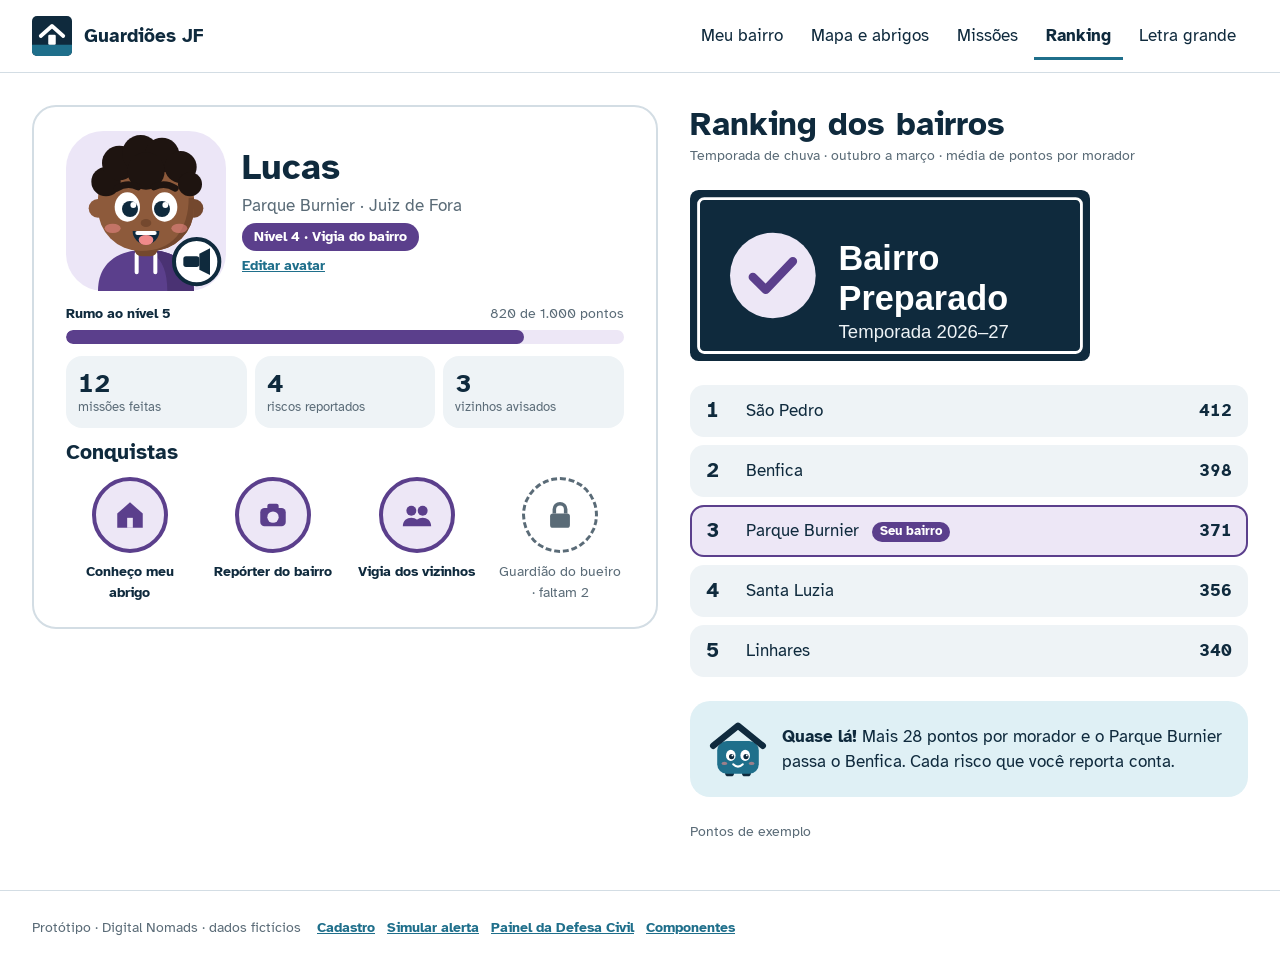
<file: perfil.html>
<!DOCTYPE html>
<html lang="pt-BR">
  <head>
    <meta charset="utf-8">
    <meta name="viewport" content="width=device-width, initial-scale=1">
    <title>Perfil · Guardiões JF</title>
    <link rel="preconnect" href="https://fonts.googleapis.com">
    <link rel="preconnect" href="https://fonts.gstatic.com" crossorigin>
    <link rel="stylesheet" href="https://fonts.googleapis.com/css2?family=Atkinson+Hyperlegible:wght@400;700&amp;display=swap">
    <link rel="stylesheet" href="css/style.css">
    <script src="js/app.js" defer></script>
  </head>
  <body>
    <a class="pular" href="#conteudo">Pular para o conteúdo</a>
    <div class="app app--com-tabbar">
      <header class="cabecalho">
        <div class="container cabecalho__inner">
          <a class="marca" href="index.html">
            <img src="img/logo.svg" alt="" width="40" height="40">
            Guardiões JF
          </a>
          <nav class="nav-principal" aria-label="Principal">
            <a href="index.html">Meu bairro</a>
            <a href="dashboard.html">Mapa e abrigos</a>
            <a href="missao.html">Missões</a>
            <a href="perfil.html#ranking" aria-current="page">Ranking</a>
            <a href="letra-grande.html">Letra grande</a>
          </nav>
        </div>
      </header>

      <main id="conteudo" class="container conteudo colunas colunas--iguais">
        <section class="coluna cartao" aria-labelledby="titulo-perfil">
          <div class="perfil-topo">
            <img src="img/avatares/lucas.svg" alt="Avatar do Lucas com lanterna" width="160" height="160">
            <div class="perfil-topo__info">
              <h1 id="titulo-perfil">Lucas</h1>
              <span class="texto-apoio" style="font-size: var(--texto-corpo)">Parque Burnier · Juiz de Fora</span>
              <span class="pilula pilula--conquista">Nível 4 · Vigia do bairro</span>
              <a href="avatar.html" style="font-size: var(--texto-legenda); font-weight: 700">Editar avatar</a>
            </div>
          </div>

          <div class="progresso progresso--conquista">
            <div style="display: flex; justify-content: space-between; font-size: var(--texto-legenda)">
              <strong>Rumo ao nível 5</strong>
              <span class="texto-apoio">820 de 1.000 pontos</span>
            </div>
            <div class="progresso__barra" role="progressbar" aria-valuemin="0" aria-valuemax="1000" aria-valuenow="820" aria-label="Pontos para o nível 5" style="background: var(--cor-conquista-fundo)"><span style="width: 82%"></span></div>
          </div>

          <div class="numeros">
            <div class="numero"><strong>12</strong><span>missões feitas</span></div>
            <div class="numero"><strong>4</strong><span>riscos reportados</span></div>
            <div class="numero"><strong>3</strong><span>vizinhos avisados</span></div>
          </div>

          <h2>Conquistas</h2>
          <ul class="conquistas lista-limpa">
            <li class="conquista">
              <span class="conquista__medalha"><img src="img/icones/conquista-abrigo.svg" alt="" width="34" height="34"></span>
              Conheço meu abrigo
            </li>
            <li class="conquista">
              <span class="conquista__medalha"><img src="img/icones/conquista-reporter.svg" alt="" width="34" height="34"></span>
              Repórter do bairro
            </li>
            <li class="conquista">
              <span class="conquista__medalha"><img src="img/icones/conquista-vizinhos.svg" alt="" width="34" height="34"></span>
              Vigia dos vizinhos
            </li>
            <li class="conquista conquista--bloqueada">
              <span class="conquista__medalha"><img src="img/icones/conquista-bloqueada.svg" alt="" width="34" height="34"></span>
              Guardião do bueiro · faltam 2
            </li>
          </ul>
        </section>

        <section class="coluna" id="ranking" aria-labelledby="titulo-ranking">
          <div>
            <h2 id="titulo-ranking" style="font-size: var(--texto-titulo-tela)">Ranking dos bairros</h2>
            <p class="texto-apoio">Temporada de chuva · outubro a março · média de pontos por morador</p>
          </div>
          <img class="placa" src="img/selo-bairro-preparado.svg" alt="Placa Bairro Preparado da temporada 2026–27" width="280" height="120">
          <ol class="ranking lista-limpa">
            <li>
              <span class="ranking__pos">1</span>
              <span class="ranking__nome">São Pedro</span>
              <span class="ranking__pts">412</span>
            </li>
            <li>
              <span class="ranking__pos">2</span>
              <span class="ranking__nome">Benfica</span>
              <span class="ranking__pts">398</span>
            </li>
            <li class="ranking__seu">
              <span class="ranking__pos">3</span>
              <span class="ranking__nome">Parque Burnier <span class="rotulo-seu">Seu bairro</span></span>
              <span class="ranking__pts">371</span>
            </li>
            <li>
              <span class="ranking__pos">4</span>
              <span class="ranking__nome">Santa Luzia</span>
              <span class="ranking__pts">356</span>
            </li>
            <li>
              <span class="ranking__pos">5</span>
              <span class="ranking__nome">Linhares</span>
              <span class="ranking__pts">340</span>
            </li>
          </ol>
          <div class="dica-teto">
            <img src="img/teto.svg" alt="" width="64" height="64">
            <p><strong>Quase lá!</strong> Mais 28 pontos por morador e o Parque Burnier passa o Benfica. Cada risco que você reporta conta.</p>
          </div>
          <span class="texto-apoio">Pontos de exemplo</span>
        </section>
      </main>

      <nav class="tabbar" aria-label="Navegação principal">
        <a href="index.html">
          <img src="img/icones/tab-inicio.svg" alt="" width="24" height="24">
          Início
        </a>
        <a href="dashboard.html">
          <img src="img/icones/tab-mapa.svg" alt="" width="24" height="24">
          Mapa
        </a>
        <a href="missao.html">
          <img src="img/icones/tab-missoes.svg" alt="" width="24" height="24">
          Missões
        </a>
        <a href="perfil.html#ranking">
          <img src="img/icones/tab-ranking.svg" alt="" width="24" height="24">
          Ranking
        </a>
        <a href="perfil.html" aria-current="page">
          <img src="img/icones/tab-perfil-ativo.svg" alt="" width="24" height="24">
          Perfil
        </a>
      </nav>

      <footer class="rodape">
        <div class="container rodape__inner">
          <span>Protótipo · Digital Nomads · dados fictícios</span>
          <nav aria-label="Telas do protótipo">
            <a href="cadastro.html">Cadastro</a>
            <a href="alerta.html">Simular alerta</a>
            <a href="painel.html">Painel da Defesa Civil</a>
            <a href="componentes.html">Componentes</a>
          </nav>
        </div>
      </footer>
    </div>
  </body>
</html>
</file>
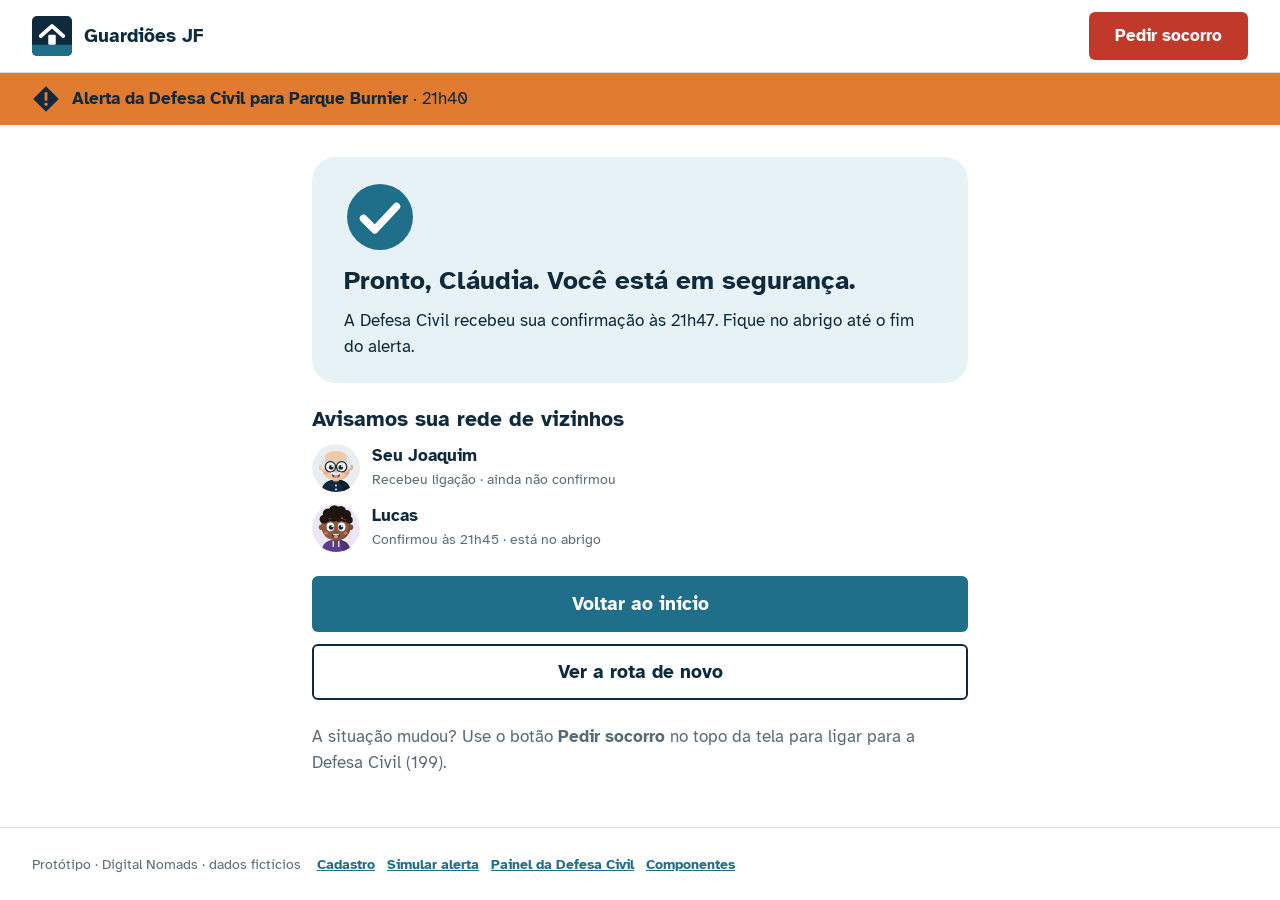
<file: seguranca.html>
<!DOCTYPE html>
<html lang="pt-BR">
  <head>
    <meta charset="utf-8">
    <meta name="viewport" content="width=device-width, initial-scale=1">
    <title>Você está em segurança · Guardiões JF</title>
    <link rel="preconnect" href="https://fonts.googleapis.com">
    <link rel="preconnect" href="https://fonts.gstatic.com" crossorigin>
    <link rel="stylesheet" href="https://fonts.googleapis.com/css2?family=Atkinson+Hyperlegible:wght@400;700&amp;display=swap">
    <link rel="stylesheet" href="css/style.css">
    <script src="js/app.js" defer></script>
  </head>
  <body>
    <a class="pular" href="#conteudo">Pular para o conteúdo</a>
    <div class="app">
      <header class="cabecalho">
        <div class="container cabecalho__inner">
          <a class="marca" href="index.html">
            <img src="img/logo.svg" alt="" width="40" height="40">
            Guardiões JF
          </a>
          <a class="btn btn--socorro" href="tel:199" style="margin-left: auto" aria-label="Pedir socorro: ligar para a Defesa Civil, 199">Pedir socorro</a>
        </div>
      </header>

      <div class="faixa-alerta" data-nivel="alerta">
        <div class="container faixa-alerta__inner">
          <img src="img/icones/faixa-alerta.svg" alt="" width="28" height="28">
          <span><strong>Alerta da Defesa Civil para Parque Burnier</strong> · 21h40</span>
        </div>
      </div>

      <main id="conteudo" class="container conteudo conteudo--estreito coluna">
        <section class="cartao confirmacao" aria-labelledby="titulo-seguranca">
          <img src="img/icones/sucesso.svg" alt="" width="72" height="72">
          <h1 id="titulo-seguranca" style="font-size: var(--texto-titulo-alerta)">Pronto, <span data-usuario="nome">Cláudia</span>. Você está em segurança.</h1>
          <p>A Defesa Civil recebeu sua confirmação às 21h47. Fique no abrigo até o fim do alerta.</p>
        </section>

        <section class="coluna" style="gap: var(--espaco-3)" aria-labelledby="titulo-rede">
          <h2 id="titulo-rede" style="font-size: var(--texto-subtitulo)">Avisamos sua rede de vizinhos</h2>
          <ul class="pessoas lista-limpa">
            <li class="pessoa">
              <img src="img/avatares/joaquim-rosto.svg" alt="" width="48" height="48">
              <span>
                <strong>Seu Joaquim</strong><br>
                <span class="texto-apoio">Recebeu ligação · ainda não confirmou</span>
              </span>
            </li>
            <li class="pessoa">
              <img src="img/avatares/lucas-rosto.svg" alt="" width="48" height="48">
              <span>
                <strong>Lucas</strong><br>
                <span class="texto-apoio">Confirmou às 21h45 · está no abrigo</span>
              </span>
            </li>
          </ul>
        </section>

        <div class="botoes-alerta">
          <a class="btn btn--primario btn--grande btn--bloco" href="index.html">Voltar ao início</a>
          <a class="btn btn--secundario btn--grande btn--bloco" href="alerta.html#rota">Ver a rota de novo</a>
        </div>
        <p class="texto-apoio" style="font-size: var(--texto-corpo)">A situação mudou? Use o botão <strong>Pedir socorro</strong> no topo da tela para ligar para a Defesa Civil (199).</p>
      </main>

      <footer class="rodape">
        <div class="container rodape__inner">
          <span>Protótipo · Digital Nomads · dados fictícios</span>
          <nav aria-label="Telas do protótipo">
            <a href="cadastro.html">Cadastro</a>
            <a href="alerta.html">Simular alerta</a>
            <a href="painel.html">Painel da Defesa Civil</a>
            <a href="componentes.html">Componentes</a>
          </nav>
        </div>
      </footer>
    </div>
  </body>
</html>
</file>
<file: css/style.css>
/* ==========================================================================
   Guardiões JF · Digital Nomads
   CSS único do projeto. Mobile first: o estilo base é o do celular;
   a partir de 900px entram os ajustes de desktop (no fim do arquivo).

   1. Tokens (cores, tipografia, espaço, forma)
   2. Base
   3. Estrutura (cabeçalho, faixa de risco, conteúdo, barra inferior)
   4. Componentes
   5. Páginas
   6. Desktop (min-width: 900px)

   Estados: cada componente interativo tem default, hover, focus, active,
   disabled e erro. As classes .is-hover, .is-focus e .is-active só existem
   para mostrar os estados parados na página componentes.html.
   ========================================================================== */

/* 1. TOKENS ---------------------------------------------------------------- */
:root {
  /* Marca e interface */
  --cor-navy: #0f2a3d;            /* texto principal · 14,80:1 no branco */
  --cor-teal: #1f6f8b;            /* ação primária e progresso · 5,67:1 */
  --cor-conquista: #5b3f8c;       /* só modo bairro: nível, selos, "seu bairro" */
  --cor-conquista-fundo: #ede7f6;
  --cor-superficie: #eef3f6;      /* cartões de apoio */
  --cor-ceu: #dff0f5;             /* fundo do Teto e destaques leves */
  --cor-branco: #ffffff;
  --cor-texto-2: #5a6b77;         /* texto de apoio · 5,52:1 */
  --cor-borda: #d3dde4;           /* contorno decorativo (não usar em controles) */
  --cor-foco: #1f6f8b;

  /* Níveis de risco: só aparecem quando há risco */
  --cor-normal: #3a6341;          /* círculo · texto branco */
  --cor-atencao: #f0b440;         /* triângulo · texto SEMPRE navy */
  --cor-alerta: #e07b30;          /* losango · texto SEMPRE navy */
  --cor-emergencia: #c0392b;      /* octógono · texto branco · e "Pedir socorro" */
  --cor-emergencia-escuro: #9b2d22; /* hover do "Pedir socorro" */

  /* Feedback de formulário (não é cor de risco: sempre vem com ícone e texto) */
  --cor-erro: #b42318;            /* 6,40:1 no branco */
  --cor-erro-fundo: #fef3f2;
  --cor-sucesso-fundo: #e6f2f6;

  /* Tipografia: Atkinson Hyperlegible (baixa visão) */
  --fonte: "Atkinson Hyperlegible", Arial, sans-serif;
  --texto-legenda: 14px;
  --texto-corpo: 17px;
  --texto-subtitulo: 21px;
  --texto-titulo-alerta: 26px;
  --texto-titulo-tela: 33px;

  /* Espaço (escala de 4px) */
  --espaco-1: 4px;
  --espaco-2: 8px;
  --espaco-3: 12px;
  --espaco-4: 16px;
  --espaco-5: 24px;
  --espaco-6: 32px;
  --espaco-7: 48px;
  --alvo-toque: 48px;

  /* Forma */
  --raio-placa: 6px;       /* botões do modo alerta, abrigo, placa */
  --raio-cartao: 10px;
  --raio-amigavel: 24px;   /* cartões do modo bairro */
  --raio-botao: 14px;      /* botões do modo bairro */
  --raio-pilula: 999px;
  --sombra-1: 0 1px 2px rgba(15, 42, 61, .08), 0 1px 3px rgba(15, 42, 61, .06);
  --sombra-2: 0 8px 24px rgba(15, 42, 61, .22);

  --altura-tabbar: 68px;
}

/* 2. BASE ------------------------------------------------------------------ */
*, *::before, *::after { box-sizing: border-box; }

html { -webkit-text-size-adjust: 100%; }

body {
  margin: 0;
  font-family: var(--fonte);
  font-size: var(--texto-corpo);
  line-height: 1.5;
  color: var(--cor-navy);
  background: var(--cor-branco);
}

h1, h2, h3, p, ol, ul, figure { margin: 0; }
h1, h2, h3 { line-height: 1.2; }
img, svg { display: block; max-width: 100%; }
a { color: var(--cor-teal); }
a:hover { color: var(--cor-navy); }
button { font: inherit; }

:focus-visible { outline: 3px solid var(--cor-foco); outline-offset: 2px; }

[hidden] { display: none !important; }

.sr-only {
  position: absolute; width: 1px; height: 1px; padding: 0; margin: -1px;
  overflow: hidden; clip: rect(0 0 0 0); white-space: nowrap; border: 0;
}

.texto-apoio { color: var(--cor-texto-2); font-size: var(--texto-legenda); }
.lista-limpa { list-style: none; padding: 0; }

@media (prefers-reduced-motion: reduce) {
  *, *::before, *::after { animation: none !important; transition: none !important; }
}

/* 3. ESTRUTURA ------------------------------------------------------------- */
.app { min-height: 100vh; display: flex; flex-direction: column; }
.app > main { flex: 1 0 auto; }

/* Link "Pular para o conteúdo": primeiro item da página, aparece ao receber foco */
.pular {
  position: absolute; left: var(--espaco-4); top: -100px; z-index: 30;
  display: inline-flex; align-items: center; min-height: var(--alvo-toque);
  padding: 0 var(--espaco-4); border-radius: var(--raio-placa);
  background: var(--cor-navy); color: var(--cor-branco); font-weight: 700; text-decoration: none;
}
.pular:focus { top: var(--espaco-2); color: var(--cor-branco); }
.app--com-tabbar { padding-bottom: calc(var(--altura-tabbar) + var(--espaco-4)); }

.container {
  width: 100%;
  max-width: 1280px;
  margin: 0 auto;
  padding-inline: var(--espaco-4);
}

/* Cabeçalho */
.cabecalho { border-bottom: 1px solid var(--cor-borda); background: var(--cor-branco); }
.cabecalho__inner {
  display: flex; align-items: center; gap: var(--espaco-3);
  min-height: 64px;
}
.marca {
  display: flex; align-items: center; gap: var(--espaco-3);
  color: var(--cor-navy); text-decoration: none; font-weight: 700; font-size: 18px;
  white-space: nowrap;
}
.marca img { width: 36px; height: 36px; }
.cabecalho .btn { white-space: nowrap; min-height: 44px; padding: 0 var(--espaco-4); font-size: 16px; }
.marca:hover { color: var(--cor-navy); }

.nav-principal { display: none; } /* aparece no desktop */
.nav-principal a {
  display: inline-flex; align-items: center; min-height: var(--alvo-toque);
  padding: 0 var(--espaco-3); color: var(--cor-navy); text-decoration: none;
}
.nav-principal a[aria-current="page"] { font-weight: 700; box-shadow: inset 0 -3px 0 var(--cor-teal); }

.chip-perfil {
  margin-left: auto;
  display: flex; align-items: center; gap: var(--espaco-2);
  padding: var(--espaco-1) var(--espaco-3) var(--espaco-1) var(--espaco-1);
  border-radius: var(--raio-pilula);
  background: var(--cor-conquista-fundo); color: var(--cor-conquista);
  font-weight: 700; font-size: 15px; text-decoration: none;
}
.chip-perfil img { width: 36px; height: 36px; border-radius: 50%; }
.chip-perfil:hover { color: var(--cor-conquista); }

/* Faixa com o nível atual do bairro (aparece em toda tela do modo bairro) */
.faixa-risco { background: var(--cor-superficie); }
.faixa-risco__inner {
  display: flex; flex-wrap: wrap; align-items: center; gap: var(--espaco-2) var(--espaco-3);
  padding-top: var(--espaco-3); padding-bottom: var(--espaco-3);
}

/* Barra de navegação inferior (celular) */
.tabbar {
  position: fixed; left: 0; right: 0; bottom: 0; z-index: 10;
  display: grid; grid-template-columns: repeat(5, minmax(0, 1fr));
  height: var(--altura-tabbar);
  background: var(--cor-branco); border-top: 1px solid var(--cor-borda);
}
.tabbar a {
  display: flex; flex-direction: column; align-items: center; justify-content: center; gap: 2px;
  color: var(--cor-texto-2); text-decoration: none; font-size: 12px;
}
.tabbar img { width: 24px; height: 24px; }
.tabbar a[aria-current="page"] { color: var(--cor-teal); font-weight: 700; }
.tabbar a:hover { color: var(--cor-navy); background: var(--cor-superficie); }
.tabbar a:focus-visible { outline-offset: -3px; }

/* Rodapé com as telas do protótipo */
.rodape { border-top: 1px solid var(--cor-borda); font-size: var(--texto-legenda); color: var(--cor-texto-2); }
.rodape__inner {
  display: flex; flex-wrap: wrap; align-items: center; gap: var(--espaco-1) var(--espaco-4);
  padding-top: var(--espaco-3); padding-bottom: var(--espaco-3);
}
.rodape nav { display: flex; flex-wrap: wrap; gap: 0 var(--espaco-3); }
.rodape a { display: inline-flex; align-items: center; min-height: var(--alvo-toque); font-weight: 700; }

/* Conteúdo em uma coluna no celular; duas no desktop */
.conteudo { padding-top: var(--espaco-5); padding-bottom: var(--espaco-6); }
.conteudo--estreito { max-width: 720px; }
.colunas { display: flex; flex-direction: column; gap: var(--espaco-5); }
.coluna { display: flex; flex-direction: column; gap: var(--espaco-5); min-width: 0; }

/* 4. COMPONENTES ----------------------------------------------------------- */

/* 4.1 Nível de risco: forma + cor + palavra */
.nivel {
  display: inline-flex; align-items: center; gap: var(--espaco-2);
  height: 32px; padding: 0 var(--espaco-3) 0 10px;
  border-radius: var(--raio-pilula); font-weight: 700; font-size: 15px; white-space: nowrap;
}
.nivel img { width: 14px; height: 14px; flex: none; }
.nivel--normal { background: var(--cor-normal); color: var(--cor-branco); }
.nivel--atencao { background: var(--cor-atencao); color: var(--cor-navy); }
.nivel--alerta { background: var(--cor-alerta); color: var(--cor-navy); }
.nivel--emergencia { background: var(--cor-emergencia); color: var(--cor-branco); }
.nivel--grande { height: 44px; font-size: 19px; padding: 0 var(--espaco-4) 0 var(--espaco-3); }
.nivel--grande img { width: 20px; height: 20px; }

/* 4.2 Botões · default, hover, focus, active, disabled, erro */
.btn {
  display: inline-flex; align-items: center; justify-content: center; gap: var(--espaco-2);
  min-height: var(--alvo-toque); padding: 0 var(--espaco-5);
  border: 2px solid transparent; border-radius: var(--raio-placa);
  font-weight: 700; font-size: 17px; text-decoration: none; text-align: center; cursor: pointer;
  transition: background-color .15s, border-color .15s, color .15s, box-shadow .15s, transform .1s;
}
.btn.is-focus { outline: 3px solid var(--cor-foco); outline-offset: 2px; }
.btn:active, .btn.is-active { transform: translateY(2px); }

.btn--primario { background: var(--cor-teal); color: var(--cor-branco); }
.btn--primario:hover, .btn--primario.is-hover { background: var(--cor-navy); color: var(--cor-branco); }
.btn--primario:active, .btn--primario.is-active { background: #0a1d2b; color: var(--cor-branco); }

.btn--secundario { background: var(--cor-branco); border-color: var(--cor-navy); color: var(--cor-navy); }
.btn--secundario:hover, .btn--secundario.is-hover { background: var(--cor-superficie); color: var(--cor-navy); }
.btn--secundario:active, .btn--secundario.is-active { background: var(--cor-borda); color: var(--cor-navy); }

.btn--socorro { background: var(--cor-emergencia); color: var(--cor-branco); }
.btn--socorro:hover, .btn--socorro.is-hover { background: var(--cor-emergencia-escuro); color: var(--cor-branco); }
.btn--socorro:active, .btn--socorro.is-active { background: #7d241b; color: var(--cor-branco); }

.btn--amigavel { border-radius: var(--raio-botao); }
.btn--amigavel.btn--primario { box-shadow: 0 4px 0 var(--cor-navy); }
.btn--amigavel.btn--primario:active, .btn--amigavel.btn--primario.is-active { box-shadow: 0 2px 0 var(--cor-navy); }

/* Desabilitado: aria-disabled mantém o botão no Tab (a pessoa descobre que ele existe) */
.btn:disabled, .btn[aria-disabled="true"],
.btn:disabled:hover, .btn[aria-disabled="true"]:hover {
  background: var(--cor-superficie); border-color: var(--cor-borda); color: var(--cor-texto-2);
  box-shadow: none; transform: none; cursor: not-allowed;
}

/* Erro: a ação falhou e pode ser repetida. Sempre acompanhado de .mensagem-erro */
.btn[data-estado="erro"] { background: var(--cor-erro-fundo); border-color: var(--cor-erro); color: var(--cor-erro); box-shadow: none; }
.btn[data-estado="erro"]:hover { background: var(--cor-branco); color: var(--cor-erro); }
.btn[data-estado="erro"]:focus-visible, .btn[data-estado="erro"].is-focus { outline-color: var(--cor-erro); }

.btn--grande { min-height: 56px; font-size: 19px; }
.btn--bloco { display: flex; width: 100%; }
.grupo-botoes { display: flex; flex-wrap: wrap; gap: var(--espaco-3); }
.grupo-botoes > .btn { flex: 1 1 auto; }

/* 4.3 Pílulas de pontos, nível do jogador e rótulos */
.pilula {
  display: inline-flex; align-items: center; align-self: flex-start;
  height: 28px; padding: 0 var(--espaco-3); border-radius: var(--raio-pilula);
  font-weight: 700; font-size: var(--texto-legenda);
}
.pilula--pontos { background: var(--cor-navy); color: var(--cor-branco); }
.pilula--conquista { background: var(--cor-conquista); color: var(--cor-branco); }
.rotulo-seu {
  display: inline-block; margin-left: var(--espaco-2); padding: 0 var(--espaco-2);
  border-radius: var(--raio-pilula); background: var(--cor-conquista); color: var(--cor-branco);
  font-size: 13px; font-weight: 700; vertical-align: middle;
}
.sobretitulo { font-size: var(--texto-legenda); font-weight: 700; color: var(--cor-conquista); }

/* 4.4 Cartões */
.cartao {
  border: 2px solid var(--cor-borda); border-radius: var(--raio-amigavel);
  padding: var(--espaco-5); display: flex; flex-direction: column; gap: var(--espaco-3);
}
.cartao--superficie { border: 0; background: var(--cor-superficie); }
.cartao--conquista { border: 0; background: var(--cor-conquista-fundo); }
.cartao--ceu { border: 0; background: var(--cor-ceu); }
.cartao h2 { font-size: var(--texto-subtitulo); }
.cartao h3 { font-size: 19px; }

/* Cartão interativo: o link cobre o cartão inteiro */
.cartao--interativo { position: relative; transition: border-color .15s, box-shadow .15s, background-color .15s, transform .1s; }
.cartao__link { color: var(--cor-navy); text-decoration: none; }
.cartao__link::after { content: ""; position: absolute; inset: 0; border-radius: inherit; }
.cartao__link:hover { color: var(--cor-navy); }
.cartao__link:focus-visible { outline: none; } /* o foco aparece no cartão inteiro, logo abaixo */
.cartao--interativo:has(.cartao__link:focus-visible), .cartao--interativo.is-focus { outline: 3px solid var(--cor-foco); outline-offset: 2px; }
.cartao--interativo:hover, .cartao--interativo.is-hover { border-color: var(--cor-teal); box-shadow: var(--sombra-1); }
.cartao--interativo:active, .cartao--interativo.is-active { background: var(--cor-superficie); transform: scale(.99); }
.cartao__acao { font-weight: 700; color: var(--cor-teal); }
.cartao--desabilitado { border-style: dashed; background: var(--cor-superficie); color: var(--cor-texto-2); }
.cartao--desabilitado h3 { color: var(--cor-texto-2); }
.cartao--erro { border-color: var(--cor-erro); background: var(--cor-erro-fundo); }

/* 4.5 Saudação com o Teto */
.saudacao {
  display: flex; align-items: center; gap: var(--espaco-4);
  background: var(--cor-ceu); border-radius: var(--raio-amigavel); padding: var(--espaco-4);
}
.saudacao img { width: 88px; height: 88px; flex: none; }
.saudacao h1 { font-size: 24px; }
.saudacao p { margin-top: var(--espaco-1); }

/* 4.6 Barra de progresso (o texto ao lado é obrigatório) */
.progresso { display: flex; flex-direction: column; gap: 6px; }
.progresso__barra {
  height: 14px; border-radius: var(--raio-pilula); background: var(--cor-borda); overflow: hidden;
}
.progresso__barra > span {
  display: block; height: 100%; border-radius: var(--raio-pilula); background: var(--cor-teal);
}
.progresso--conquista .progresso__barra { background: var(--cor-branco); }
.progresso--conquista .progresso__barra > span { background: var(--cor-conquista); }

/* 4.7 Trilha da semana */
.trilha {
  display: flex; align-items: flex-start; gap: var(--espaco-2);
  background: var(--cor-superficie); border-radius: var(--raio-amigavel);
  padding: var(--espaco-4) var(--espaco-3); overflow-x: auto;
}
.trilha__passo {
  flex: 1 0 64px; display: flex; flex-direction: column; align-items: center; gap: 6px;
  text-align: center; font-size: 13px; position: relative;
}
.trilha__passo + .trilha__passo::before { /* linha que liga os passos */
  content: ""; position: absolute; top: 24px; right: calc(50% + 28px); width: calc(100% - 48px);
  height: 5px; border-radius: var(--raio-pilula); background: var(--cor-borda);
}
.trilha__passo--feito + .trilha__passo::before,
.trilha__passo--feito + .trilha__passo--atual::before { background: var(--cor-teal); }
.trilha__icone {
  width: 52px; height: 52px; border-radius: 50%; flex: none;
  display: flex; align-items: center; justify-content: center;
  font-weight: 700; font-size: 19px;
}
.trilha__passo--feito .trilha__icone { background: var(--cor-teal); color: var(--cor-branco); }
.trilha__passo--atual .trilha__icone { background: var(--cor-conquista); color: var(--cor-branco); box-shadow: 0 0 0 5px var(--cor-conquista-fundo); }
.trilha__passo--atual { font-weight: 700; }
.trilha__passo--bloqueado .trilha__icone { border: 3px dashed var(--cor-texto-2); color: var(--cor-texto-2); background: var(--cor-branco); }
.trilha__passo--bloqueado { color: var(--cor-texto-2); }
.trilha__icone img { width: 26px; height: 26px; }

/* 4.8 Lista de pessoas (rede de vizinhos) */
.pessoas { display: flex; flex-direction: column; gap: var(--espaco-3); }
.pessoa { display: flex; align-items: center; gap: var(--espaco-3); }
.pessoa img { width: 48px; height: 48px; border-radius: 50%; flex: none; }
.pessoa span { line-height: 1.35; }

/* 4.9 Ranking */
.ranking { display: flex; flex-direction: column; gap: var(--espaco-2); }
.ranking li {
  display: flex; align-items: center; gap: var(--espaco-4);
  min-height: 52px; padding: var(--espaco-2) var(--espaco-4);
  border-radius: var(--raio-botao); background: var(--cor-superficie);
  font-variant-numeric: tabular-nums;
}
.ranking__pos { width: 24px; font-weight: 700; font-size: var(--texto-subtitulo); }
.ranking__nome { flex: 1; }
.ranking__pts { font-weight: 700; }
.ranking li.ranking__seu { background: var(--cor-conquista-fundo); outline: 2px solid var(--cor-conquista); outline-offset: -2px; }
.placa { width: 100%; max-width: 400px; height: auto; }

/* 4.10 Cartão de alerta (modo alerta) */
.alerta {
  background: var(--cor-branco); border: 1px solid var(--cor-borda);
  border-left: 8px solid var(--cor-alerta); border-radius: var(--raio-cartao);
  box-shadow: var(--sombra-2); padding: var(--espaco-5);
  display: flex; flex-direction: column; gap: var(--espaco-5);
}
.alerta[data-nivel="atencao"] { border-left-color: var(--cor-atencao); }
.alerta[data-nivel="emergencia"] { border-left-color: var(--cor-emergencia); }
.alerta__topo { display: flex; flex-wrap: wrap; align-items: center; justify-content: space-between; gap: var(--espaco-2); }
.alerta h1 { font-size: var(--texto-titulo-alerta); }
.alerta h2 { font-size: var(--texto-subtitulo); margin-bottom: var(--espaco-2); }
.alerta ol { padding-left: 1.4em; display: flex; flex-direction: column; gap: 6px; font-size: 19px; }
.abrigo { background: var(--cor-superficie); border-radius: var(--raio-placa); padding: var(--espaco-3) var(--espaco-4); }
.botoes-alerta { display: flex; flex-direction: column; gap: var(--espaco-3); }

.faixa-alerta { background: var(--cor-alerta); color: var(--cor-navy); }
.faixa-alerta[data-nivel="emergencia"] { background: var(--cor-emergencia); color: var(--cor-branco); }
.faixa-alerta__inner { display: flex; align-items: center; gap: var(--espaco-3); padding-top: var(--espaco-3); padding-bottom: var(--espaco-3); }
.faixa-alerta img { width: 28px; height: 28px; flex: none; }

.mapa-rota { display: flex; flex-direction: column; gap: var(--espaco-3); }
.mapa-rota > img { width: 100%; height: auto; border-radius: var(--raio-cartao); background: var(--cor-superficie); }
.legenda { display: flex; flex-wrap: wrap; gap: var(--espaco-2) var(--espaco-4); font-size: var(--texto-legenda); color: var(--cor-texto-2); }
.legenda span { display: inline-flex; align-items: center; gap: 6px; }
.legenda img { width: 14px; height: 14px; }

/* 4.11 Perfil */
.perfil-topo { display: flex; align-items: center; gap: var(--espaco-4); }
.perfil-topo img { width: 104px; height: 104px; flex: none; }
.perfil-topo h1 { font-size: 30px; }
.perfil-topo__info { display: flex; flex-direction: column; gap: var(--espaco-1); }
.numeros { display: grid; grid-template-columns: repeat(3, minmax(0, 1fr)); gap: var(--espaco-2); }
.numero { background: var(--cor-superficie); border-radius: 16px; padding: var(--espaco-3); }
.numero strong { display: block; font-size: 26px; line-height: 1.2; font-variant-numeric: tabular-nums; }
.numero span { font-size: 13px; color: var(--cor-texto-2); line-height: 1.3; display: block; }
.conquistas { display: grid; grid-template-columns: repeat(2, minmax(0, 1fr)); gap: var(--espaco-4); }
.conquista { display: flex; flex-direction: column; align-items: center; gap: var(--espaco-2); text-align: center; font-size: var(--texto-legenda); font-weight: 700; }
.conquista__medalha {
  width: 76px; height: 76px; border-radius: 50%;
  display: flex; align-items: center; justify-content: center;
  background: var(--cor-conquista-fundo); border: 4px solid var(--cor-conquista); color: var(--cor-conquista);
}
.conquista__medalha img { width: 34px; height: 34px; }
.conquista--bloqueada { color: var(--cor-texto-2); font-weight: 400; }
.conquista--bloqueada .conquista__medalha { background: var(--cor-branco); border: 3px dashed var(--cor-texto-2); color: var(--cor-texto-2); }
.dica-teto { display: flex; align-items: center; gap: var(--espaco-3); background: var(--cor-ceu); border-radius: 20px; padding: var(--espaco-4); }
.dica-teto img { width: 64px; height: 64px; flex: none; }

/* 4.12 Escolha de avatar (funciona só com CSS, via :has) */
.passos-cadastro { display: flex; align-items: center; gap: var(--espaco-3); }
.passos-cadastro .progresso { flex: 1; }
.avatares { border: 0; padding: 0; margin: 0; min-width: 0; }
.avatares legend { margin-bottom: var(--espaco-4); padding: 0; }
.avatares legend h1 { font-size: 24px; }
.avatares__grade { display: grid; grid-template-columns: repeat(2, minmax(0, 1fr)); gap: var(--espaco-3); }
.avatar-opcao {
  position: relative; display: flex; flex-direction: column; align-items: center; gap: var(--espaco-1);
  padding: var(--espaco-4) var(--espaco-2); border: 2px solid var(--cor-borda); border-radius: var(--raio-amigavel);
  text-align: center; cursor: pointer;
}
.avatar-opcao input { position: absolute; inset: 0; opacity: 0; cursor: pointer; margin: 0; }
.avatar-opcao img { width: 104px; height: 104px; }
.avatar-opcao strong { font-size: 19px; }
.avatar-opcao span { font-size: var(--texto-legenda); color: var(--cor-texto-2); }
.avatar-opcao:has(input:checked) {
  border: 4px solid var(--cor-conquista); background: var(--cor-conquista-fundo);
  padding: calc(var(--espaco-4) - 2px) calc(var(--espaco-2) - 2px);
}
.avatar-opcao:has(input:checked) span { color: var(--cor-conquista); font-weight: 700; }
.avatar-opcao:has(input:focus-visible), .avatar-opcao.is-focus { outline: 3px solid var(--cor-foco); outline-offset: 2px; }
.avatar-opcao { transition: border-color .15s, background-color .15s, transform .1s; }
.avatar-opcao:hover, .avatar-opcao.is-hover { border-color: var(--cor-conquista); }
.avatar-opcao:active, .avatar-opcao.is-active { transform: scale(.97); background: var(--cor-conquista-fundo); }
.avatar-opcao:has(input:disabled) { border-style: dashed; border-color: var(--cor-borda); background: var(--cor-superficie); cursor: not-allowed; transform: none; }
.avatar-opcao:has(input:disabled) img { filter: grayscale(1); opacity: .55; }
.avatar-opcao:has(input:disabled) input { cursor: not-allowed; }
.grupo--erro .avatar-opcao, .avatar-opcao.is-erro { border-color: var(--cor-erro); }
.avatares .mensagem-erro { margin-bottom: var(--espaco-3); }

/* 4.13 Campo de texto e seleção · default, hover, focus, active, disabled, erro */
.formulario { display: flex; flex-direction: column; gap: var(--espaco-5); }
.campo { display: flex; flex-direction: column; gap: 6px; }
.campo__rotulo { font-weight: 700; }
.campo__opcional { font-weight: 400; color: var(--cor-texto-2); }
.campo__dica { font-size: var(--texto-legenda); color: var(--cor-texto-2); }
.campo__entrada {
  width: 100%; min-height: var(--alvo-toque); padding: 0 var(--espaco-3);
  border: 2px solid var(--cor-texto-2); border-radius: var(--raio-placa); /* 5,52:1: contorno de controle visível */
  background-color: var(--cor-branco); color: var(--cor-navy); font: inherit;
  transition: border-color .15s, background-color .15s;
}
.campo__entrada::placeholder { color: var(--cor-texto-2); }
.campo__entrada:hover, .campo__entrada.is-hover { border-color: var(--cor-navy); }
.campo__entrada:focus-visible, .campo__entrada.is-focus { border-color: var(--cor-foco); outline: 3px solid var(--cor-foco); outline-offset: 2px; }
.campo__entrada:active, .campo__entrada.is-active { background-color: var(--cor-ceu); }
.campo__entrada:disabled {
  border-color: var(--cor-borda); border-style: dashed; background-color: var(--cor-superficie);
  color: var(--cor-texto-2); cursor: not-allowed;
}
.campo__entrada[aria-invalid="true"] { border-color: var(--cor-erro); background-color: var(--cor-erro-fundo); }
.campo__entrada[aria-invalid="true"]:focus-visible { outline-color: var(--cor-erro); }
textarea.campo__entrada { min-height: 112px; padding: var(--espaco-3); resize: vertical; }
select.campo__entrada {
  appearance: none; padding-right: 44px; cursor: pointer;
  background-image: url("../img/icones/seta-baixo.svg");
  background-repeat: no-repeat; background-position: right 12px center; background-size: 20px 20px;
}
select.campo__entrada:disabled { cursor: not-allowed; }

/* Mensagem de erro: ícone + texto, nunca só a cor */
.mensagem-erro { display: flex; align-items: flex-start; gap: 6px; color: var(--cor-erro); font-weight: 700; font-size: var(--texto-legenda); }
.mensagem-erro img { width: 18px; height: 18px; flex: none; margin-top: 1px; }

/* Aviso com resultado de uma ação (região role="status") */
.aviso:empty { display: none; }
.aviso {
  display: flex; align-items: center; gap: var(--espaco-3);
  padding: var(--espaco-3) var(--espaco-4); border-radius: var(--raio-botao);
  background: var(--cor-sucesso-fundo); border-left: 6px solid var(--cor-teal); font-weight: 700;
}
.aviso[data-tipo="erro"] { background: var(--cor-erro-fundo); border-left-color: var(--cor-erro); color: var(--cor-erro); }

/* 4.14 Grupo de opções e cartão de opção (checkbox ou rádio em forma de cartão) */
.grupo { border: 0; padding: 0; margin: 0; min-width: 0; display: flex; flex-direction: column; gap: var(--espaco-2); }
.grupo legend { padding: 0; margin-bottom: var(--espaco-1); font-weight: 700; }
.cartao-opcao {
  position: relative; display: flex; align-items: center; gap: var(--espaco-3);
  min-height: 64px; padding: var(--espaco-3) var(--espaco-4);
  border: 2px solid var(--cor-texto-2); border-radius: var(--raio-botao);
  background: var(--cor-branco); cursor: pointer;
  transition: border-color .15s, background-color .15s, transform .1s;
}
.cartao-opcao input { position: absolute; inset: 0; width: 100%; height: 100%; margin: 0; opacity: 0; cursor: pointer; }
.cartao-opcao__marca {
  width: 26px; height: 26px; flex: none; border: 2px solid var(--cor-texto-2); border-radius: 6px;
  background: var(--cor-branco) center / 18px no-repeat;
}
.cartao-opcao input[type="radio"] ~ .cartao-opcao__marca { border-radius: 50%; }
.cartao-opcao__texto { display: flex; flex-direction: column; line-height: 1.3; }
.cartao-opcao__texto span { font-size: var(--texto-legenda); color: var(--cor-texto-2); }
.cartao-opcao:hover, .cartao-opcao.is-hover { border-color: var(--cor-navy); background: var(--cor-superficie); }
.cartao-opcao:has(input:focus-visible), .cartao-opcao.is-focus { outline: 3px solid var(--cor-foco); outline-offset: 2px; }
.cartao-opcao:active, .cartao-opcao.is-active { transform: scale(.99); background: var(--cor-borda); }
.cartao-opcao:has(input:checked) { border-color: var(--cor-teal); background: var(--cor-sucesso-fundo); }
.cartao-opcao:has(input:checked) .cartao-opcao__marca { border-color: var(--cor-teal); background-color: var(--cor-teal); background-image: url("../img/icones/check.svg"); }
.cartao-opcao:has(input:disabled) {
  border-style: dashed; border-color: var(--cor-borda); background: var(--cor-superficie);
  color: var(--cor-texto-2); cursor: not-allowed; transform: none;
}
.cartao-opcao:has(input:disabled) input { cursor: not-allowed; }
.cartao-opcao:has(input:disabled) .cartao-opcao__marca { border-color: var(--cor-borda); }
.grupo--erro .cartao-opcao:not(:has(input:disabled)), .cartao-opcao.is-erro { border-color: var(--cor-erro); }

/* 5. PÁGINAS --------------------------------------------------------------- */

/* 5.1 Modo letra grande (Seu Joaquim) */
.pagina-letra-grande { font-size: 22px; }
.pagina-letra-grande .container { max-width: 960px; }
.pagina-letra-grande .cabecalho { border-bottom: 2px solid var(--cor-navy); }
.pagina-letra-grande .marca { font-size: 18px; }
.pagina-letra-grande .marca img { width: 48px; height: 48px; }
.lg-saudacao { display: flex; align-items: center; gap: var(--espaco-4); }
.lg-saudacao img { width: 88px; height: 88px; flex: none; }
.lg-saudacao h1 { font-size: 34px; }
.lg-status {
  display: flex; align-items: center; gap: var(--espaco-4);
  border: 3px solid var(--cor-normal); border-radius: 16px; padding: var(--espaco-5);
}
.lg-status[data-nivel="alerta"] { border-color: var(--cor-alerta); }
.lg-status[data-nivel="emergencia"] { border-color: var(--cor-emergencia); }
.lg-status img { width: 72px; height: 72px; flex: none; }
.lg-status strong { display: block; font-size: 34px; line-height: 1.15; }
.lg-botoes { display: grid; gap: var(--espaco-4); }
.lg-botoes .btn { min-height: 88px; font-size: 26px; border-radius: 16px; gap: var(--espaco-3); }
.lg-botoes img { width: 36px; height: 36px; }
.lg-abrigo { background: var(--cor-superficie); border-radius: 16px; padding: var(--espaco-5); }
.lg-abrigo h2 { font-size: 28px; margin-bottom: var(--espaco-2); }
.pagina-letra-grande .btn--socorro { min-height: 72px; font-size: 26px; border-radius: 16px; }

/* 5.2 Painel da Defesa Civil (Renata) */
.pagina-painel { background: var(--cor-superficie); font-size: 15px; }
.painel-cabecalho { background: var(--cor-navy); color: var(--cor-branco); }
.painel-cabecalho .cabecalho__inner { flex-wrap: wrap; padding-top: var(--espaco-2); padding-bottom: var(--espaco-2); }
.painel-cabecalho .marca { color: var(--cor-branco); font-size: 16px; }
.painel-cabecalho .marca:hover { color: var(--cor-branco); }
.etiqueta-ficticio { font-size: 12px; border: 1px solid var(--cor-superficie); border-radius: var(--raio-pilula); padding: 2px var(--espaco-2); }
.painel-cabecalho .btn { min-height: 44px; padding: 0 var(--espaco-4); background: var(--cor-branco); color: var(--cor-navy); margin-left: auto; }
.painel-cabecalho .btn:hover { background: var(--cor-superficie); color: var(--cor-navy); }
.painel-cabecalho :focus-visible { outline-color: var(--cor-branco); }
.painel-plantao { width: 100%; font-size: 13px; color: var(--cor-superficie); }

.filtros { display: flex; gap: var(--espaco-2); overflow-x: auto; padding-bottom: var(--espaco-1); }
.filtro {
  flex: none; min-height: 40px; padding: 0 var(--espaco-4); border-radius: var(--raio-pilula);
  border: 2px solid var(--cor-navy); background: var(--cor-branco); color: var(--cor-navy); cursor: pointer;
}
.filtro:hover { background: var(--cor-superficie); }
.filtro:active { background: var(--cor-borda); }
.filtro[aria-pressed="true"] { background: var(--cor-navy); color: var(--cor-branco); font-weight: 700; }

.indicadores { display: grid; grid-template-columns: repeat(2, minmax(0, 1fr)); gap: var(--espaco-3); }
.indicador { background: var(--cor-branco); border-radius: var(--raio-cartao); padding: var(--espaco-3) var(--espaco-4); box-shadow: var(--sombra-1); }
.indicador span { font-size: 13px; color: var(--cor-texto-2); line-height: 1.3; display: block; }
.indicador strong { display: block; font-size: 26px; line-height: 1.2; font-variant-numeric: tabular-nums; }
.indicador--critico { border: 2px solid var(--cor-emergencia); box-shadow: none; }
.indicador--critico strong { color: var(--cor-emergencia); }

.bloco { background: var(--cor-branco); border-radius: var(--raio-cartao); padding: var(--espaco-4); box-shadow: var(--sombra-1); display: flex; flex-direction: column; gap: var(--espaco-3); }
.bloco h2 { font-size: 19px; }
.bloco__cabeca { display: flex; flex-wrap: wrap; align-items: baseline; gap: var(--espaco-1) var(--espaco-4); }

.mapa { position: relative; }
.mapa__img { width: 100%; height: auto; border-radius: var(--raio-placa); background: #f6f9fb; }
.mapa__rotulos { display: none; position: absolute; inset: 0; width: 100%; height: 100%; } /* no celular os nomes ficam na lista "Onde agir primeiro" */

.lista-acoes { display: flex; flex-direction: column; gap: var(--espaco-2); }
.lista-acoes li {
  display: flex; flex-wrap: wrap; align-items: center; gap: var(--espaco-2) var(--espaco-3);
  padding: 10px var(--espaco-3); border-radius: var(--raio-placa); background: var(--cor-superficie);
}
.lista-acoes li > span { flex: 1 1 160px; line-height: 1.35; }
.lista-acoes small { font-size: 13px; color: var(--cor-texto-2); }
.lista-acoes .btn, .relato .btn { min-height: 40px; padding: 0 14px; font-size: 15px; }

.ocupacao { display: flex; flex-direction: column; gap: var(--espaco-1); }
.ocupacao__linha { display: flex; justify-content: space-between; font-size: var(--texto-legenda); }
.ocupacao .progresso__barra { height: 10px; }
.ocupacao .progresso__barra > span { background: var(--cor-navy); }

.relato { display: flex; flex-wrap: wrap; align-items: center; gap: var(--espaco-2) var(--espaco-3); padding: 10px 0; border-bottom: 1px solid var(--cor-borda); }
.relato:last-child { border-bottom: 0; }
.relato > span { flex: 1 1 100%; line-height: 1.35; }
.relato small { font-size: 13px; color: var(--cor-texto-2); }

.canais { display: grid; gap: var(--espaco-4); }

/* 5.3 Missão (registrar bueiros) */
.lista-registros { display: flex; flex-direction: column; gap: var(--espaco-3); }
.lista-registros .cartao { padding: var(--espaco-4); gap: var(--espaco-2); border-radius: var(--raio-botao); }
.lista-registros .btn { align-self: flex-start; min-height: 44px; }

/* 5.4 Confirmação de segurança */
.confirmacao { align-items: flex-start; background: var(--cor-sucesso-fundo); border: 0; }
.confirmacao img { width: 72px; height: 72px; }

/* 5.5 Página de componentes (documentação dos estados) */
.secao-componente { display: flex; flex-direction: column; gap: var(--espaco-4); padding-bottom: var(--espaco-6); border-bottom: 1px solid var(--cor-borda); }
.secao-componente h2 { font-size: var(--texto-titulo-alerta); }
.secao-componente h3 { font-size: var(--texto-subtitulo); }
.demo { display: grid; grid-template-columns: repeat(auto-fill, minmax(200px, 1fr)); gap: var(--espaco-5) var(--espaco-4); align-items: start; }
.demo--largo { grid-template-columns: repeat(auto-fill, minmax(260px, 1fr)); }
.demo__item { display: flex; flex-direction: column; align-items: flex-start; gap: var(--espaco-2); min-width: 0; }
.demo__item > .cartao, .demo__item > .cartao-opcao, .demo__item > .campo { width: 100%; }
.demo__estado {
  font-size: 12px; font-weight: 700; letter-spacing: .06em; text-transform: uppercase; color: var(--cor-texto-2);
}
.demo .avatar-opcao { width: 100%; }

/* 5.6 Dashboard do morador e painel das autoridades (Sprint 2) */
.dashboard-topo { display: flex; flex-wrap: wrap; align-items: center; justify-content: space-between; gap: var(--espaco-3); }
.dashboard-topo h1 { font-size: var(--texto-titulo-alerta); }

.alerta--compacto { box-shadow: none; padding: var(--espaco-4); gap: var(--espaco-3); }
.alerta[data-nivel="normal"] { border-left-color: var(--cor-normal); }
.alerta--compacto h3 { font-size: var(--texto-subtitulo); margin-bottom: var(--espaco-1); }
.alerta--compacto .nivel { align-self: flex-start; }

.mapa-google {
  width: 100%; aspect-ratio: 4 / 3; border: 0;
  border-radius: var(--raio-cartao); background: var(--cor-superficie);
}
.orientacoes { padding-left: 1.2em; display: flex; flex-direction: column; gap: var(--espaco-1); }

/* Situação de abrigo ou ocorrência: sempre com a palavra, nunca só a cor */
.situacao {
  display: inline-flex; align-items: center; align-self: flex-start;
  height: 26px; padding: 0 var(--espaco-3); border-radius: var(--raio-pilula);
  font-size: 13px; font-weight: 700; white-space: nowrap;
}
.situacao--ok { background: var(--cor-normal); color: var(--cor-branco); }
.situacao--atencao { background: var(--cor-atencao); color: var(--cor-navy); }
.situacao--critico { background: var(--cor-emergencia); color: var(--cor-branco); }
.abrigo-painel { padding-bottom: var(--espaco-2); }

.campos-lado-a-lado { display: grid; grid-template-columns: repeat(auto-fit, minmax(160px, 1fr)); gap: var(--espaco-3); }
.formulario--painel { gap: var(--espaco-4); }
.formulario--painel .btn, .bloco > .btn { align-self: flex-start; }

.lista-ocorrencias { display: flex; flex-direction: column; gap: var(--espaco-2); }
.ocorrencia {
  display: flex; flex-wrap: wrap; align-items: center; gap: var(--espaco-2) var(--espaco-3);
  padding: 10px var(--espaco-3); border-radius: var(--raio-placa); background: var(--cor-superficie);
}
.ocorrencia > span:first-child { flex: 1 1 100%; line-height: 1.35; }
.ocorrencia small { font-size: 13px; color: var(--cor-texto-2); }
.ocorrencia .btn, .btn--pequeno { min-height: 40px; padding: 0 14px; font-size: 15px; }
.bloco__cabeca .btn--pequeno { margin-left: auto; }
.lista-enviados { display: flex; flex-direction: column; gap: var(--espaco-1); font-size: var(--texto-legenda); }

/* 6. DESKTOP --------------------------------------------------------------- */
@media (min-width: 900px) {
  .container { padding-inline: var(--espaco-6); }
  .app--com-tabbar { padding-bottom: 0; }
  .tabbar { display: none; }
  .nav-principal { display: flex; gap: var(--espaco-1); margin-left: auto; }
  .chip-perfil { margin-left: 0; }
  .cabecalho__inner { min-height: 72px; gap: var(--espaco-5); }
  .marca { font-size: 19px; }
  .marca img { width: 40px; height: 40px; }

  .conteudo { padding-top: var(--espaco-6); padding-bottom: var(--espaco-7); }
  .colunas { flex-direction: row; align-items: flex-start; gap: var(--espaco-6); }
  .coluna--principal { flex: 1.6 1 0; }
  .coluna--lateral { flex: 1 1 0; }
  .colunas--iguais .coluna { flex: 1 1 0; }

  .saudacao { padding: var(--espaco-5) var(--espaco-6); gap: var(--espaco-5); }
  .saudacao img { width: 120px; height: 120px; }
  .saudacao h1 { font-size: 34px; }
  .saudacao p { font-size: 19px; }
  .trilha { padding: var(--espaco-5); }
  .trilha__passo { font-size: var(--texto-legenda); }
  .trilha__icone { width: 64px; height: 64px; font-size: 21px; }
  .trilha__passo + .trilha__passo::before { top: 30px; right: calc(50% + 36px); width: calc(100% - 64px); }
  .cartao { padding: var(--espaco-5) var(--espaco-6); }

  .perfil-topo img { width: 160px; height: 160px; }
  .perfil-topo h1 { font-size: 36px; }
  .conquistas { grid-template-columns: repeat(4, minmax(0, 1fr)); }

  .avatares__grade { grid-template-columns: repeat(3, minmax(0, 1fr)); gap: var(--espaco-5); }
  .avatar-opcao img { width: 140px; height: 140px; }
  .avatares legend h1 { font-size: var(--texto-titulo-tela); }

  .alerta { padding: var(--espaco-6); }
  .alerta h1 { font-size: var(--texto-titulo-tela); }

  .pagina-letra-grande { font-size: 24px; }
  .pagina-letra-grande .marca { font-size: 22px; }
  .lg-saudacao h1 { font-size: 44px; }
  .lg-saudacao img { width: 120px; height: 120px; }
  .lg-status strong { font-size: 44px; }
  .lg-status img { width: 96px; height: 96px; }
  .lg-botoes { grid-template-columns: 1fr 1fr; }

  .painel-plantao { width: auto; margin-left: auto; }
  .painel-cabecalho .btn { margin-left: 0; }
  .indicadores { grid-template-columns: repeat(6, minmax(0, 1fr)); }
  .mapa__rotulos { display: block; }
  .canais { grid-template-columns: repeat(4, minmax(0, 1fr)); }
  .colunas--painel .coluna--principal { flex: 1.8 1 0; }
  .relato > span { flex: 1 1 160px; }
  .ocorrencia > span:first-child { flex: 1 1 200px; }
  .dashboard-topo h1 { font-size: var(--texto-titulo-tela); }
  .cabecalho .btn { min-height: var(--alvo-toque); padding: 0 var(--espaco-5); font-size: 17px; }
}
</file>
